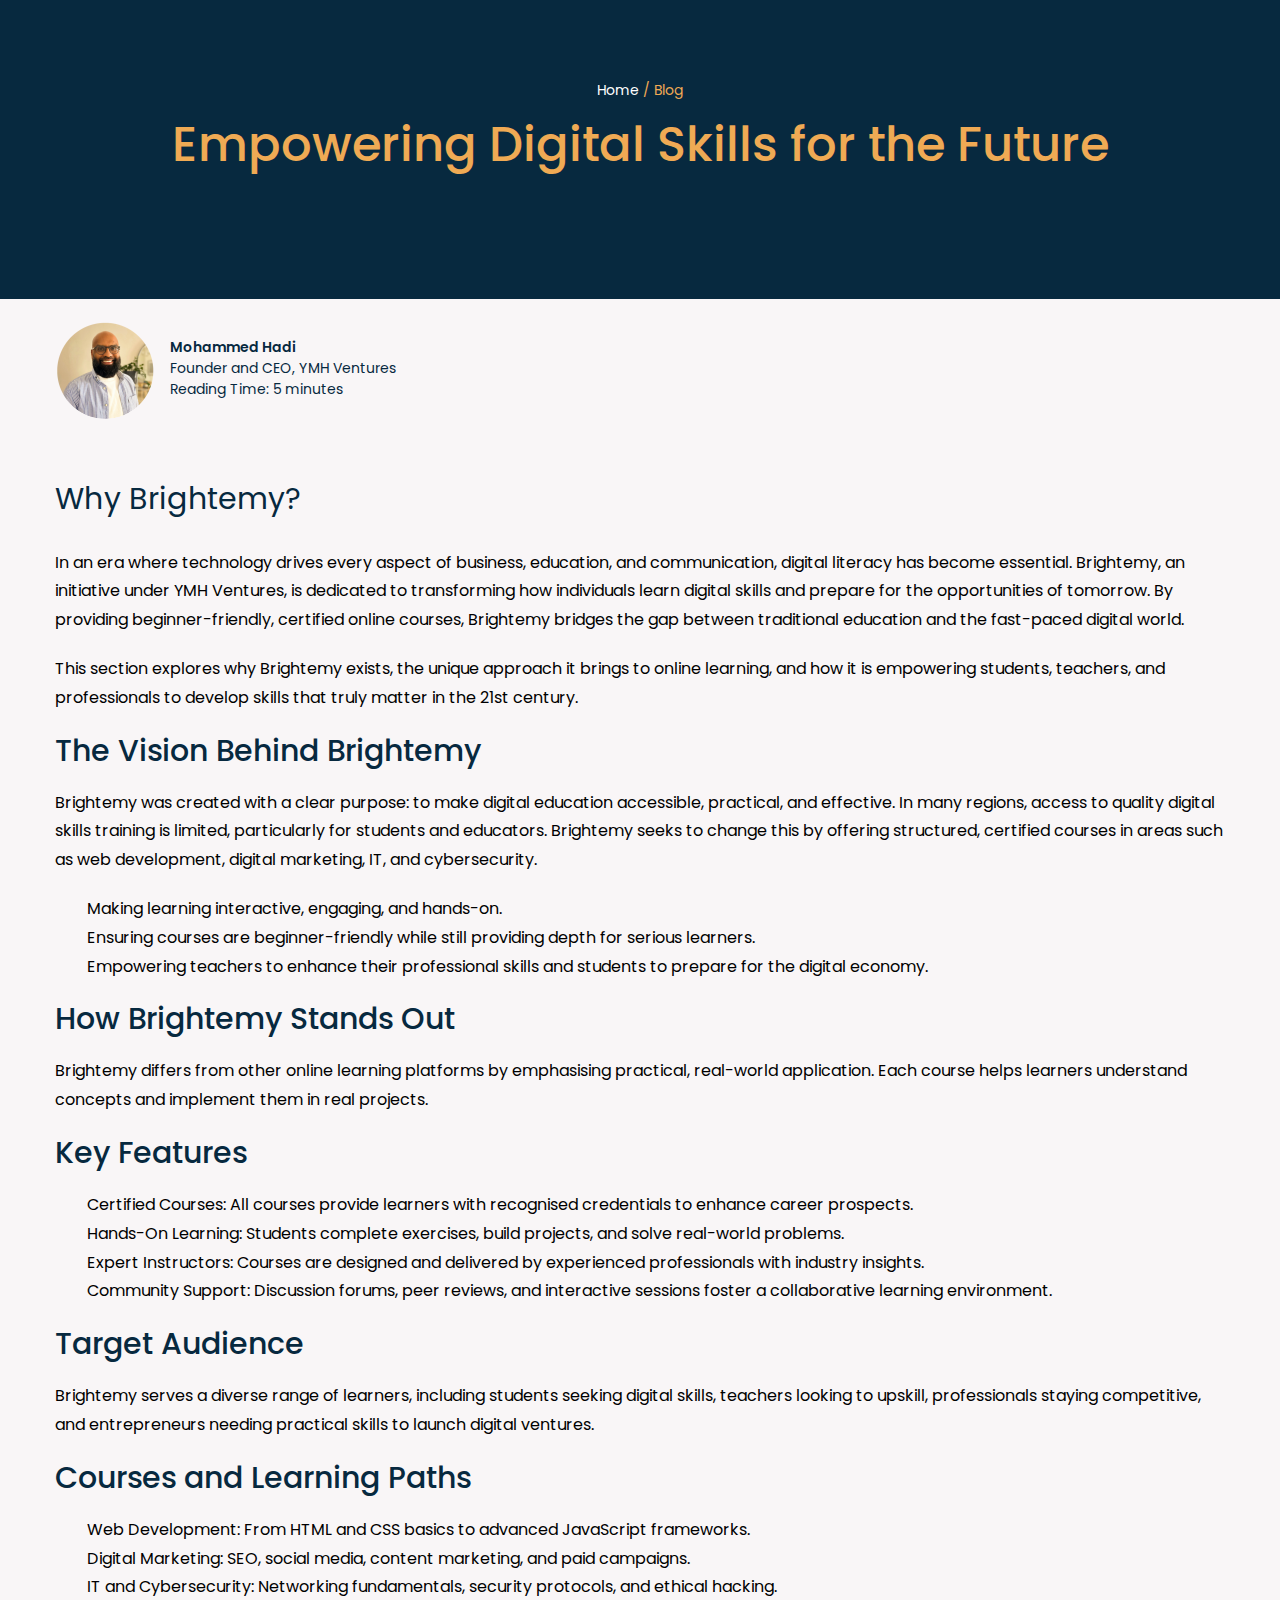
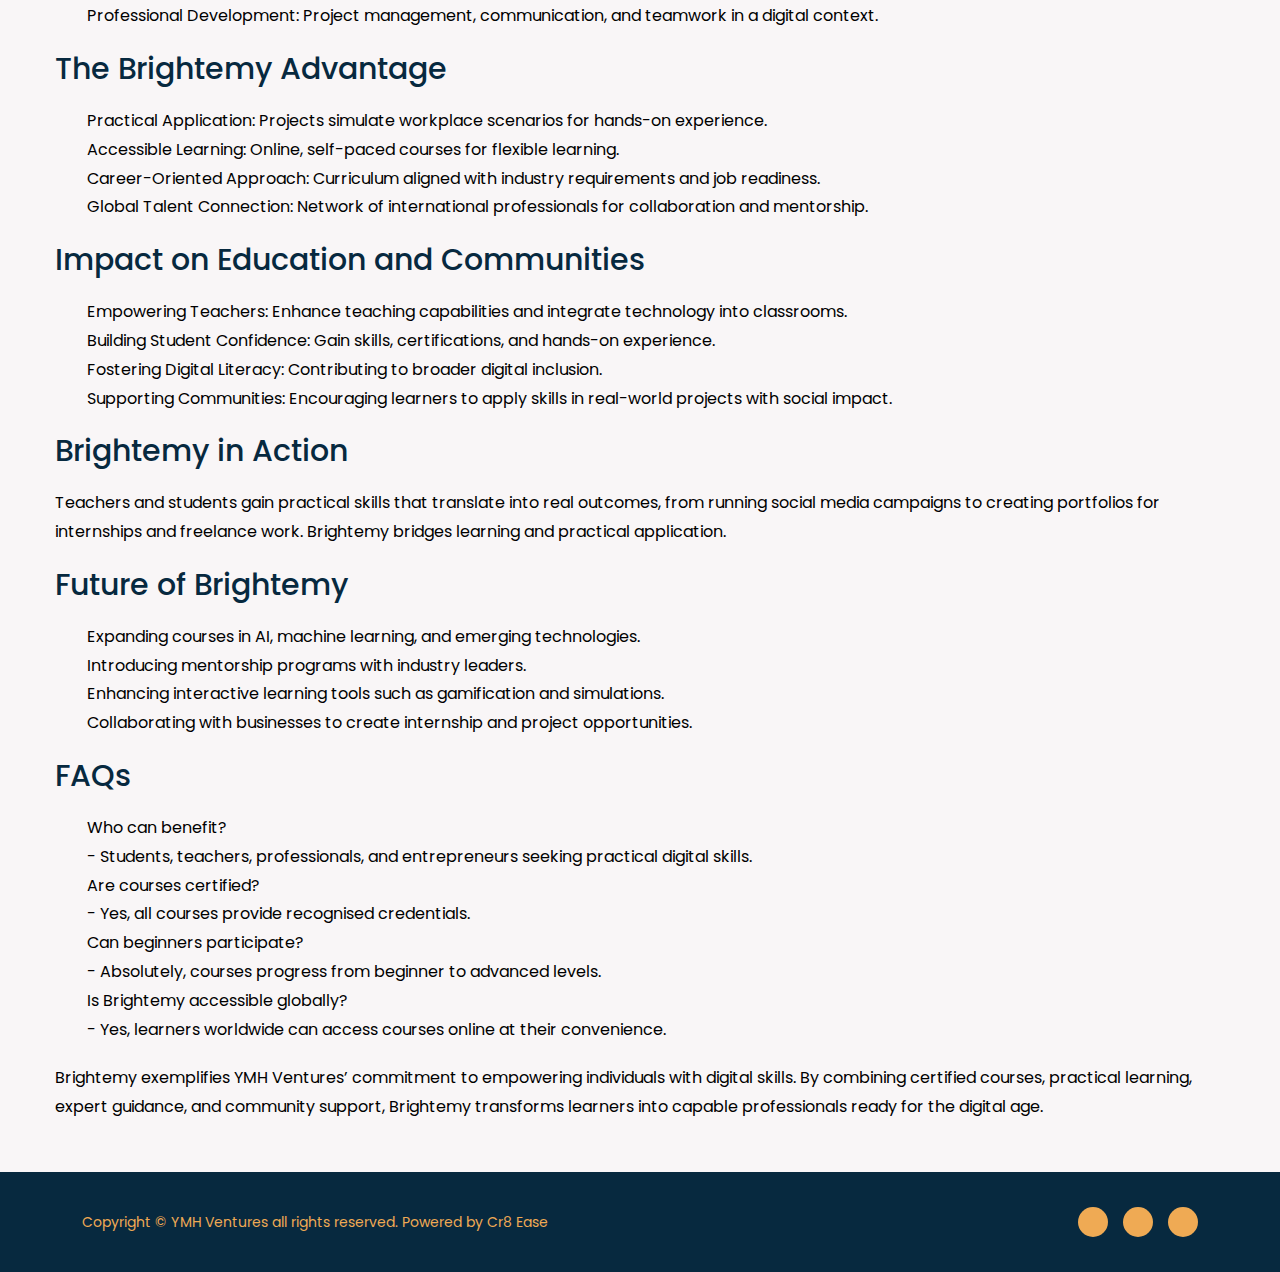
<file: blog-brightemy.html>
<!DOCTYPE html>
<html lang="en">

<head>
    <meta charset="UTF-8">
    <meta http-equiv="x-ua-compatible" content="ie=edge">
    <meta name="viewport" content="width=device-width, initial-scale=1.0, minimum-scale=1.0">

    <title> Blogs | YMH VENTURES</title>
    
    <!-- SEO Meta Tags for Blog Post -->
    <meta name="keywords"
    content="What is Ventures, YMH Ventures explanation, ventures meaning, business ventures, innovative projects, startups, entrepreneurship, technology ventures, community projects, global ventures">
    <meta name="description"
    content="Discover what 'Ventures' means and how YMH Ventures uses innovative projects, technology, and community initiatives to create meaningful impact globally.">
    <meta name="author" content="YMH Ventures">
    <!-- <meta name="generator" content="Mobirise v3.12.1, mobirise.com"> -->
    <!-- site Favicon -->
    <link rel="icon" href="assets/img/favicon/new-favicon.png" sizes="32x32">
    <link rel="apple-touch-icon" href="assets/img/favicon/new-favicon.png">
    <meta name="msapplication-TileImage" content="assets/img/favicon/new-favicon.png">

    <!-- css Font -->

    <!-- css All Plugins Files -->
    <link rel="stylesheet" href="assets/css/plugins/bootstrap.css">
    <link rel="stylesheet" href="assets/css/plugins/jquery.fancybox.min.css">
    <link rel="stylesheet" href="assets/css/plugins/slick.min.css">

    <!-- Main Style -->
    <link rel="stylesheet" href="assets/css/style.css">
    <link rel="stylesheet" href="assets/css/responsive.css">

</head>

<body>

    <!-- Loader -->
    <div id="ms-overlay">
        <div class="ms-roller">
            <div></div>
            <div></div>
            <div></div>
            <div></div>
            <div></div>
            <div></div>
            <div></div>
            <div></div>
        </div>
    </div>

    <!-- Header Start -->
    <header>
        <nav>
                <!-- <a href="javascript:void(0)" class="ms-sidebar-toggle">
                <img src="assets/img/icons/menu2.svg" class="svg_img" alt="menu">
                </a>


            <a href="javascript:void(0)" class="ms-sidebar-toggle"><img src="assets/img/icons/menu2.svg" class="svg_img"
                    alt="menu"></a> -->
             <!-- Dark mode toggle -->
            <!-- <div class="theme-toggle">
            <input type="checkbox" id="toggle-dark">
            <label for="toggle-dark" class="toggle-label">
                <span class="sun">☀️</span>
                <span class="moon">🌙</span>
            </label>
            </div> -->

        </nav>
    </header>
    <!-- Header End -->

<!-- Hero Section with Breadcrumb -->
<section class="vn-blog-hero-section">
    <div class="vn-blog-container">
        <nav class="vn-blog-breadcrumb">
            <a href="index.html">Home</a> / <span>Blog</span>
        </nav>
        <h1 class="vn-blog-hero-title">Empowering Digital Skills for the Future</h1>
    </div>
</section>


<!-- Author Section -->
<section class="vn-blog-author">
    <div class="vn-blog-container">
        <div class="vn-blog-author-wrapper">
            <!-- Author Image Holder -->
            <div class="vn-blog-author-img-holder">
                <img src="assets/img/blog/MHpic.png" alt="Author">
            </div>
            <div class="vn-blog-author-info">
                <a href="https://www.linkedin.com/in/mhvoktis" target="_blank">Mohammed Hadi</a>
                <span>Founder and CEO, YMH Ventures</span>
                <span>Reading Time: 5 minutes</span>
            </div>
        </div>
    </div>
</section>


<!-- Blog Post Content -->
<section class="vn-blog-post">
    <div class="vn-blog-container">



        <!-- New Brightemy Section -->
        <h2 class="vn-blog-post-title">Why Brightemy? </h2>

        <p class="vn-blog-post-paragraph">
            In an era where technology drives every aspect of business, education, and communication, digital literacy has become essential. Brightemy, an initiative under YMH Ventures, is dedicated to transforming how individuals learn digital skills and prepare for the opportunities of tomorrow. By providing beginner-friendly, certified online courses, Brightemy bridges the gap between traditional education and the fast-paced digital world.
        </p>

        <p class="vn-blog-post-paragraph">
            This section explores why Brightemy exists, the unique approach it brings to online learning, and how it is empowering students, teachers, and professionals to develop skills that truly matter in the 21st century.
        </p>

        <h3 class="vn-blog-post-title">The Vision Behind Brightemy</h3>
        <p class="vn-blog-post-paragraph">
            Brightemy was created with a clear purpose: to make digital education accessible, practical, and effective. In many regions, access to quality digital skills training is limited, particularly for students and educators. Brightemy seeks to change this by offering structured, certified courses in areas such as web development, digital marketing, IT, and cybersecurity.
        </p>

        <ul class="vn-blog-post-paragraph">
            <li>Making learning interactive, engaging, and hands-on.</li>
            <li>Ensuring courses are beginner-friendly while still providing depth for serious learners.</li>
            <li>Empowering teachers to enhance their professional skills and students to prepare for the digital economy.</li>
        </ul>

        <h3 class="vn-blog-post-title">How Brightemy Stands Out</h3>
        <p class="vn-blog-post-paragraph">
            Brightemy differs from other online learning platforms by emphasising practical, real-world application. Each course helps learners understand concepts and implement them in real projects.
        </p>

        <h4 class="vn-blog-post-title">Key Features</h4>
        <ul class="vn-blog-post-paragraph">
            <li>Certified Courses: All courses provide learners with recognised credentials to enhance career prospects.</li>
            <li>Hands-On Learning: Students complete exercises, build projects, and solve real-world problems.</li>
            <li>Expert Instructors: Courses are designed and delivered by experienced professionals with industry insights.</li>
            <li>Community Support: Discussion forums, peer reviews, and interactive sessions foster a collaborative learning environment.</li>
        </ul>

        <h3 class="vn-blog-post-title">Target Audience</h3>
        <p class="vn-blog-post-paragraph">
            Brightemy serves a diverse range of learners, including students seeking digital skills, teachers looking to upskill, professionals staying competitive, and entrepreneurs needing practical skills to launch digital ventures.
        </p>

        <h3 class="vn-blog-post-title">Courses and Learning Paths</h3>
        <ul class="vn-blog-post-paragraph">
            <li>Web Development: From HTML and CSS basics to advanced JavaScript frameworks.</li>
            <li>Digital Marketing: SEO, social media, content marketing, and paid campaigns.</li>
            <li>IT and Cybersecurity: Networking fundamentals, security protocols, and ethical hacking.</li>
            <li>Professional Development: Project management, communication, and teamwork in a digital context.</li>
        </ul>

        <h3 class="vn-blog-post-title">The Brightemy Advantage</h3>
        <ul class="vn-blog-post-paragraph">
            <li>Practical Application: Projects simulate workplace scenarios for hands-on experience.</li>
            <li>Accessible Learning: Online, self-paced courses for flexible learning.</li>
            <li>Career-Oriented Approach: Curriculum aligned with industry requirements and job readiness.</li>
            <li>Global Talent Connection: Network of international professionals for collaboration and mentorship.</li>
        </ul>

        <h3 class="vn-blog-post-title">Impact on Education and Communities</h3>
        <ul class="vn-blog-post-paragraph">
            <li>Empowering Teachers: Enhance teaching capabilities and integrate technology into classrooms.</li>
            <li>Building Student Confidence: Gain skills, certifications, and hands-on experience.</li>
            <li>Fostering Digital Literacy: Contributing to broader digital inclusion.</li>
            <li>Supporting Communities: Encouraging learners to apply skills in real-world projects with social impact.</li>
        </ul>

        <h3 class="vn-blog-post-title">Brightemy in Action</h3>
        <p class="vn-blog-post-paragraph">
            Teachers and students gain practical skills that translate into real outcomes, from running social media campaigns to creating portfolios for internships and freelance work. Brightemy bridges learning and practical application.
        </p>

        <h3 class="vn-blog-post-title">Future of Brightemy</h3>
        <ul class="vn-blog-post-paragraph">
            <li>Expanding courses in AI, machine learning, and emerging technologies.</li>
            <li>Introducing mentorship programs with industry leaders.</li>
            <li>Enhancing interactive learning tools such as gamification and simulations.</li>
            <li>Collaborating with businesses to create internship and project opportunities.</li>
        </ul>

        <h3 class="vn-blog-post-title">FAQs</h3>
        <ul class="vn-blog-post-paragraph">
            <li>Who can benefit?</li>
            <li> - Students, teachers, professionals, and entrepreneurs seeking practical digital skills.</li>
            <li>Are courses certified?</li>
            <li> -  Yes, all courses provide recognised credentials.</li>
            <li>Can beginners participate?</li>
            <li> -  Absolutely, courses progress from beginner to advanced levels.</li>
            <li>Is Brightemy accessible globally?</li>
            <li> -  Yes, learners worldwide can access courses online at their convenience.</li>
        </ul>

        <p class="vn-blog-post-paragraph">
            Brightemy exemplifies YMH Ventures’ commitment to empowering individuals with digital skills. By combining certified courses, practical learning, expert guidance, and community support, Brightemy transforms learners into capable professionals ready for the digital age.
        </p>

    </div>
</section>



    <!-- Start Footer -->
    <footer class="margin-t-80">
        <div class="container">
            <div class="ms-footer-detail">
                <div class="ms-copy">
                    <!-- Copyright © <a class="site-name" href="index.html">Masterly</a>  -->
                    Copyright © YMH Ventures all rights reserved. Powered by Cr8 Ease
                </div>
                <div class="ms-social">
                    <ul>
                        <li><a href="https://www.facebook.com/ymhventures/" target="_blank"><i class="fa fa-facebook"
                                    aria-hidden="true"></i></a></li>
                        <li><a href="https://www.instagram.com/ymhventures/" target="_blank"><i class="fa fa-instagram"
                                    aria-hidden="true"></i></a></li>
                        <li><a href="https://linkedin.com/" target="_blank"><i class="fa fa-linkedin"
                                    aria-hidden="true"></i></a></li>
                    </ul>
                </div>
            </div>
        </div>
    </footer>
    <!-- End Footer -->
    
        <!-- Back to top -->
    <div class="progress-wrap">
        <i class="fa fa-arrow-up" aria-hidden="true"></i>
        <svg class="progress-circle svg-content" width="100%" height="100%" viewBox="-1 -1 102 102">
            <path d="M50,1 a49,49 0 0,1 0,98 a49,49 0 0,1 0,-98" />
        </svg>
    </div>
    <!-- Back to top -->

    <!-- Vendor JS -->
                                 <!-- Target blank not working, to open in new tabs we used this script -->

    <script src="assets/js/vendor/jquery-3.1.1.min.js"></script>
    <script src="assets/js/vendor/bootstrap.bundle.min.js"></script>
    <script src="assets/js/vendor/tilt.jquery.js"></script>
    <script src="assets/js/vendor/mixitup.min.js"></script>
    <script src="assets/js/vendor/jquery.fancybox.min.js"></script>
    <script src="assets/js/vendor/slick.min.js"></script>
    <script src="assets/js/vendor/fontawesome.js"></script>

    <!-- Scroll button animation for mouse hover Js -->
    <script src="assets/js/vendor/tweenmax.min.js"></script>

    <!-- Site Main Js -->
    <script src="assets/js/script.js"></script>


</body>
</html>
</file>
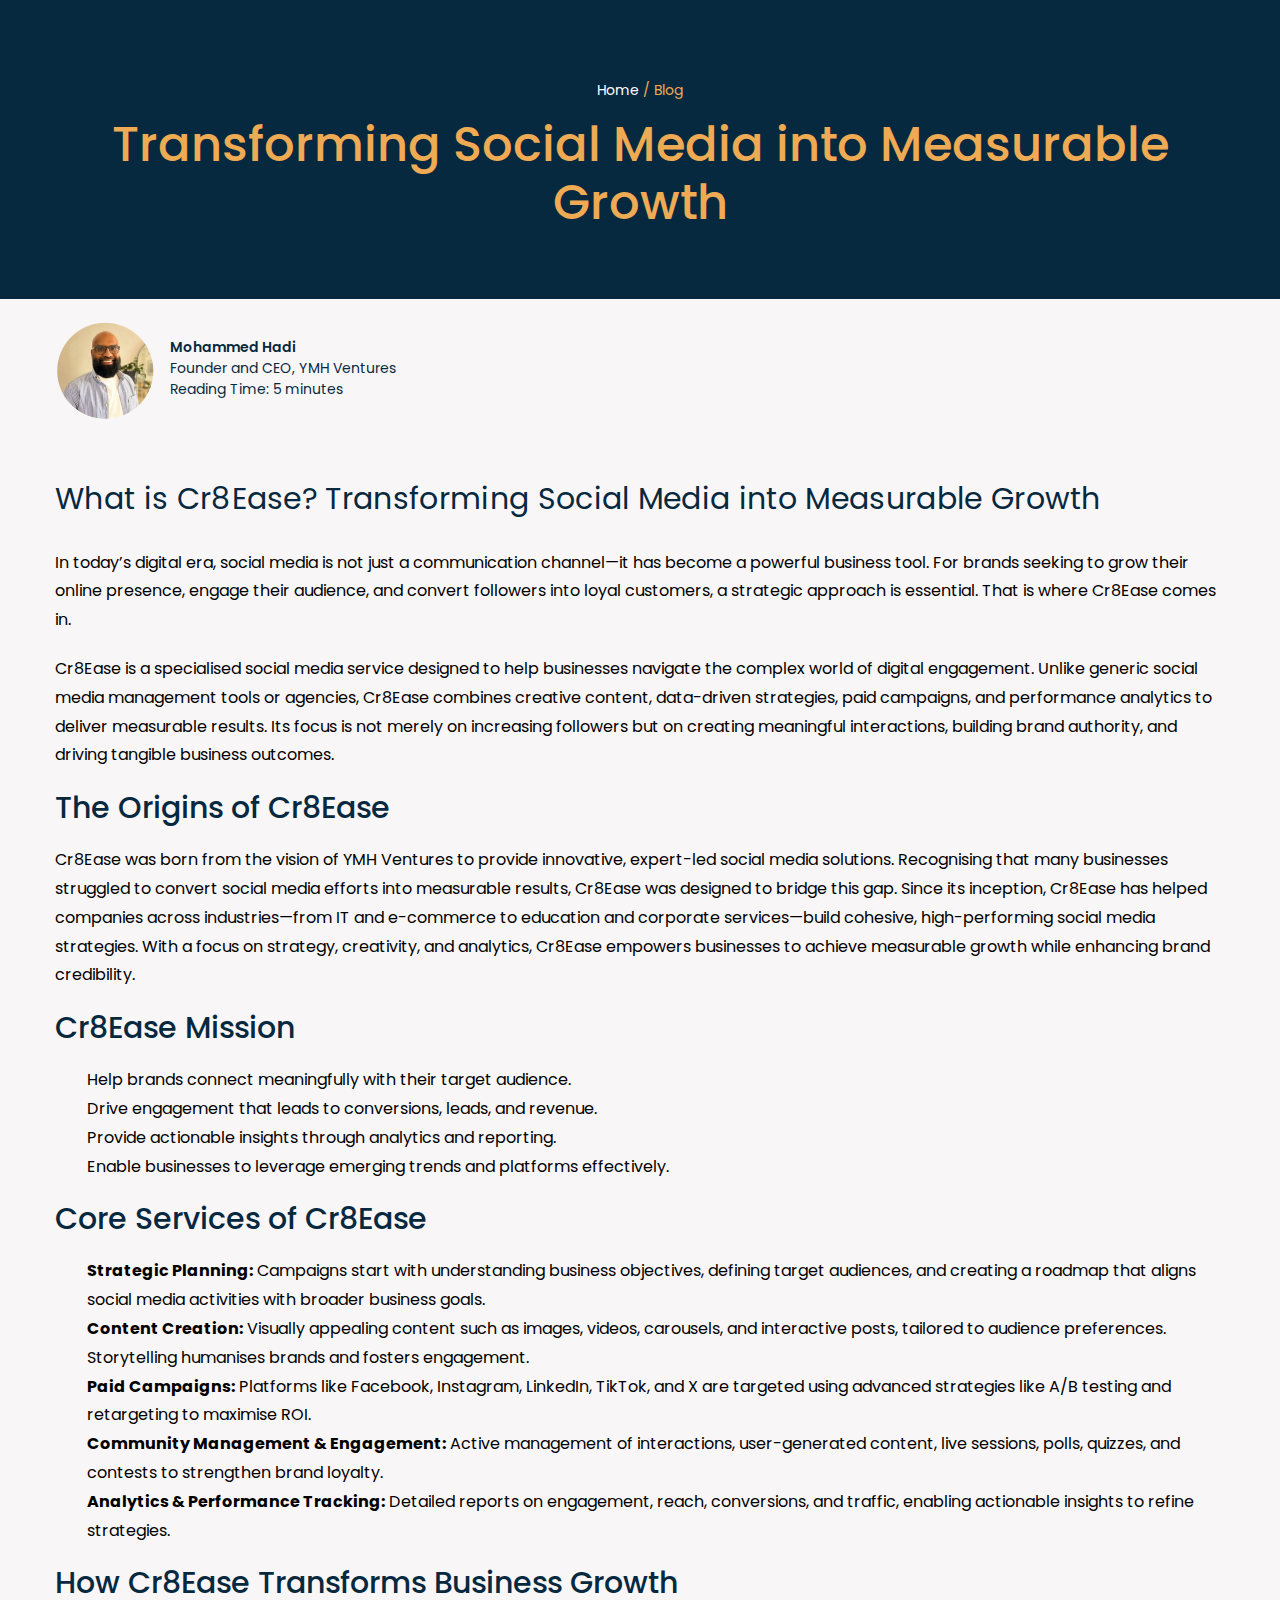
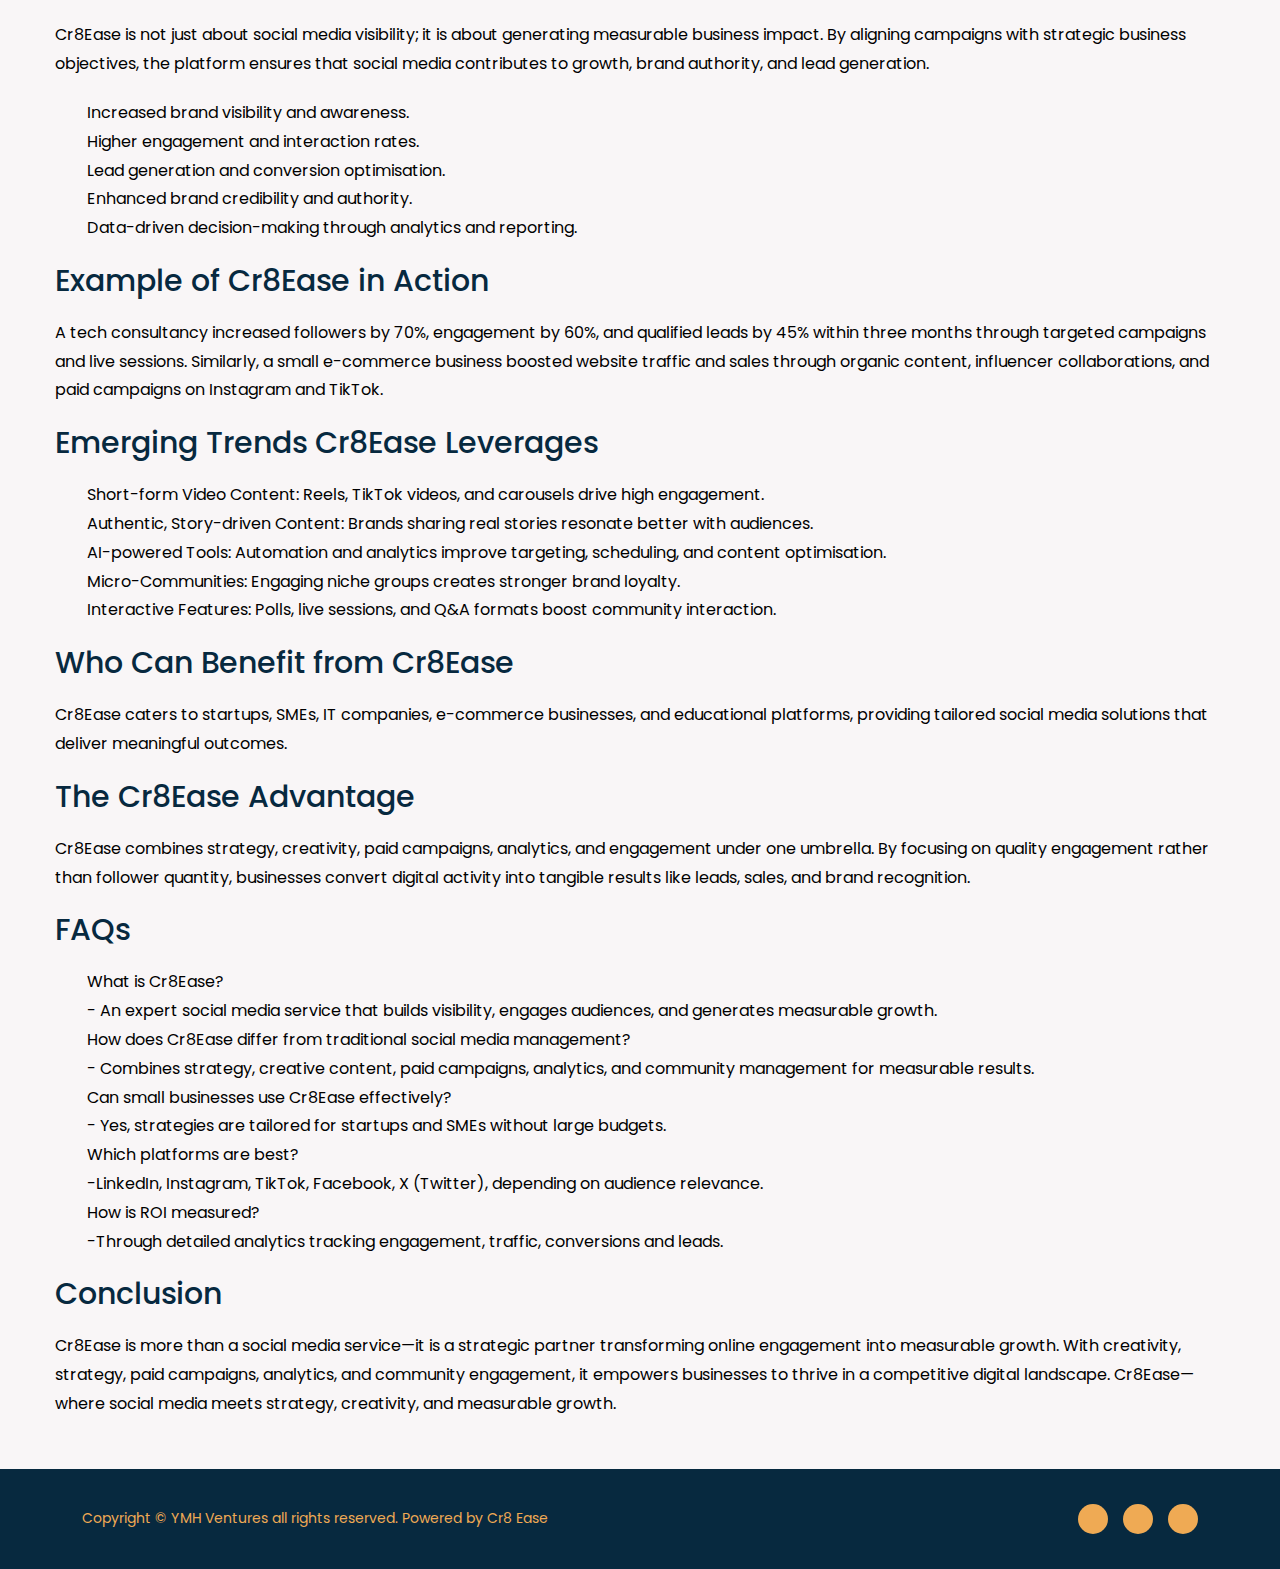
<file: blog-cr8ease.html>
<!DOCTYPE html>
<html lang="en">

<head>
    <meta charset="UTF-8">
    <meta http-equiv="x-ua-compatible" content="ie=edge">
    <meta name="viewport" content="width=device-width, initial-scale=1.0, minimum-scale=1.0">

    <title> Blogs | YMH VENTURES</title>
    
    <!-- SEO Meta Tags for Blog Post -->
    <meta name="keywords"
    content="What is Ventures, YMH Ventures explanation, ventures meaning, business ventures, innovative projects, startups, entrepreneurship, technology ventures, community projects, global ventures">
    <meta name="description"
    content="Discover what 'Ventures' means and how YMH Ventures uses innovative projects, technology, and community initiatives to create meaningful impact globally.">
    <meta name="author" content="YMH Ventures">
    <!-- <meta name="generator" content="Mobirise v3.12.1, mobirise.com"> -->
    <!-- site Favicon -->
    <link rel="icon" href="assets/img/favicon/new-favicon.png" sizes="32x32">
    <link rel="apple-touch-icon" href="assets/img/favicon/new-favicon.png">
    <meta name="msapplication-TileImage" content="assets/img/favicon/new-favicon.png">

    <!-- css Font -->

    <!-- css All Plugins Files -->
    <link rel="stylesheet" href="assets/css/plugins/bootstrap.css">
    <link rel="stylesheet" href="assets/css/plugins/jquery.fancybox.min.css">
    <link rel="stylesheet" href="assets/css/plugins/slick.min.css">

    <!-- Main Style -->
    <link rel="stylesheet" href="assets/css/style.css">
    <link rel="stylesheet" href="assets/css/responsive.css">

</head>

<body>

    <!-- Loader -->
    <div id="ms-overlay">
        <div class="ms-roller">
            <div></div>
            <div></div>
            <div></div>
            <div></div>
            <div></div>
            <div></div>
            <div></div>
            <div></div>
        </div>
    </div>

    <!-- Header Start -->
    <header>
        <nav>
                <!-- <a href="javascript:void(0)" class="ms-sidebar-toggle">
                <img src="assets/img/icons/menu2.svg" class="svg_img" alt="menu">
                </a>


            <a href="javascript:void(0)" class="ms-sidebar-toggle"><img src="assets/img/icons/menu2.svg" class="svg_img"
                    alt="menu"></a> -->
             <!-- Dark mode toggle -->
            <!-- <div class="theme-toggle">
            <input type="checkbox" id="toggle-dark">
            <label for="toggle-dark" class="toggle-label">
                <span class="sun">☀️</span>
                <span class="moon">🌙</span>
            </label>
            </div> -->

        </nav>
    </header>
    <!-- Header End -->

<!-- Hero Section -->
<section class="vn-blog-hero-section">
    <div class="vn-blog-container">
        <nav class="vn-blog-breadcrumb">
            <a href="index.html">Home</a> / <span>Blog</span>
        </nav>
        <h1 class="vn-blog-hero-title">Transforming Social Media into Measurable Growth</h1>
    </div>
</section>

<!-- Author Section -->
<section class="vn-blog-author">
    <div class="vn-blog-container">
        <div class="vn-blog-author-wrapper">
            <!-- Author Image Holder -->
            <div class="vn-blog-author-img-holder">
                <img src="assets/img/blog/MHpic.png" alt="Author">
            </div>
            <div class="vn-blog-author-info">
                <a href="https://www.linkedin.com/in/mhvoktis" target="_blank">Mohammed Hadi</a>
                <span>Founder and CEO, YMH Ventures</span>
                <span>Reading Time: 5 minutes</span>
            </div>
        </div>
    </div>
</section>

<!-- Blog Post Content -->
<section class="vn-blog-post">
    <div class="vn-blog-container">

        <h2 class="vn-blog-post-title">What is Cr8Ease? Transforming Social Media into Measurable Growth</h2>

        <p class="vn-blog-post-paragraph">
            In today’s digital era, social media is not just a communication channel—it has become a powerful business tool. For brands seeking to grow their online presence, engage their audience, and convert followers into loyal customers, a strategic approach is essential. That is where Cr8Ease comes in.
        </p>

        <p class="vn-blog-post-paragraph">
            Cr8Ease is a specialised social media service designed to help businesses navigate the complex world of digital engagement. Unlike generic social media management tools or agencies, Cr8Ease combines creative content, data-driven strategies, paid campaigns, and performance analytics to deliver measurable results. Its focus is not merely on increasing followers but on creating meaningful interactions, building brand authority, and driving tangible business outcomes.
        </p>

        <h3 class="vn-blog-post-title">The Origins of Cr8Ease</h3>
        <p class="vn-blog-post-paragraph">
            Cr8Ease was born from the vision of YMH Ventures to provide innovative, expert-led social media solutions. Recognising that many businesses struggled to convert social media efforts into measurable results, Cr8Ease was designed to bridge this gap. Since its inception, Cr8Ease has helped companies across industries—from IT and e-commerce to education and corporate services—build cohesive, high-performing social media strategies. With a focus on strategy, creativity, and analytics, Cr8Ease empowers businesses to achieve measurable growth while enhancing brand credibility.
        </p>

        <h3 class="vn-blog-post-title">Cr8Ease Mission</h3>
        <ul class="vn-blog-post-paragraph">
            <li>Help brands connect meaningfully with their target audience.</li>
            <li>Drive engagement that leads to conversions, leads, and revenue.</li>
            <li>Provide actionable insights through analytics and reporting.</li>
            <li>Enable businesses to leverage emerging trends and platforms effectively.</li>
        </ul>

        <h3 class="vn-blog-post-title">Core Services of Cr8Ease</h3>
        <ul class="vn-blog-post-paragraph">
            <li><strong>Strategic Planning:</strong> Campaigns start with understanding business objectives, defining target audiences, and creating a roadmap that aligns social media activities with broader business goals.</li>
            <li><strong>Content Creation:</strong> Visually appealing content such as images, videos, carousels, and interactive posts, tailored to audience preferences. Storytelling humanises brands and fosters engagement.</li>
            <li><strong>Paid Campaigns:</strong> Platforms like Facebook, Instagram, LinkedIn, TikTok, and X are targeted using advanced strategies like A/B testing and retargeting to maximise ROI.</li>
            <li><strong>Community Management & Engagement:</strong> Active management of interactions, user-generated content, live sessions, polls, quizzes, and contests to strengthen brand loyalty.</li>
            <li><strong>Analytics & Performance Tracking:</strong> Detailed reports on engagement, reach, conversions, and traffic, enabling actionable insights to refine strategies.</li>
        </ul>

        <h3 class="vn-blog-post-title">How Cr8Ease Transforms Business Growth</h3>
        <p class="vn-blog-post-paragraph">
            Cr8Ease is not just about social media visibility; it is about generating measurable business impact. By aligning campaigns with strategic business objectives, the platform ensures that social media contributes to growth, brand authority, and lead generation.
        </p>
        <ul class="vn-blog-post-paragraph">
            <li>Increased brand visibility and awareness.</li>
            <li>Higher engagement and interaction rates.</li>
            <li>Lead generation and conversion optimisation.</li>
            <li>Enhanced brand credibility and authority.</li>
            <li>Data-driven decision-making through analytics and reporting.</li>
        </ul>

        <h3 class="vn-blog-post-title">Example of Cr8Ease in Action</h3>
        <p class="vn-blog-post-paragraph">
            A tech consultancy increased followers by 70%, engagement by 60%, and qualified leads by 45% within three months through targeted campaigns and live sessions. Similarly, a small e-commerce business boosted website traffic and sales through organic content, influencer collaborations, and paid campaigns on Instagram and TikTok.
        </p>

        <h3 class="vn-blog-post-title">Emerging Trends Cr8Ease Leverages</h3>
        <ul class="vn-blog-post-paragraph">
            <li>Short-form Video Content: Reels, TikTok videos, and carousels drive high engagement.</li>
            <li>Authentic, Story-driven Content: Brands sharing real stories resonate better with audiences.</li>
            <li>AI-powered Tools: Automation and analytics improve targeting, scheduling, and content optimisation.</li>
            <li>Micro-Communities: Engaging niche groups creates stronger brand loyalty.</li>
            <li>Interactive Features: Polls, live sessions, and Q&A formats boost community interaction.</li>
        </ul>

        <h3 class="vn-blog-post-title">Who Can Benefit from Cr8Ease</h3>
        <p class="vn-blog-post-paragraph">
            Cr8Ease caters to startups, SMEs, IT companies, e-commerce businesses, and educational platforms, providing tailored social media solutions that deliver meaningful outcomes.
        </p>

        <h3 class="vn-blog-post-title">The Cr8Ease Advantage</h3>
        <p class="vn-blog-post-paragraph">
            Cr8Ease combines strategy, creativity, paid campaigns, analytics, and engagement under one umbrella. By focusing on quality engagement rather than follower quantity, businesses convert digital activity into tangible results like leads, sales, and brand recognition.
        </p>

        <h3 class="vn-blog-post-title">FAQs</h3>
        <ul class="vn-blog-post-paragraph">
            <li>What is Cr8Ease? </li>
            <li>- An expert social media service that builds visibility, engages audiences, and generates measurable growth.</li>
            <li>How does Cr8Ease differ from traditional social media management?</li>
            <li>- Combines strategy, creative content, paid campaigns, analytics, and community management for measurable results.</li>
            <li>Can small businesses use Cr8Ease effectively?</li>
            <li>- Yes, strategies are tailored for startups and SMEs without large budgets.</li>
            <li>Which platforms are best?</li>
            <li> -LinkedIn, Instagram, TikTok, Facebook, X (Twitter), depending on audience relevance.</li>
            <li>How is ROI measured?</li>
            <li> -Through detailed analytics tracking engagement, traffic, conversions and leads.</li>
        </ul>

        <h3 class="vn-blog-post-title">Conclusion</h3>
        <p class="vn-blog-post-paragraph">
            Cr8Ease is more than a social media service—it is a strategic partner transforming online engagement into measurable growth. With creativity, strategy, paid campaigns, analytics, and community engagement, it empowers businesses to thrive in a competitive digital landscape. Cr8Ease—where social media meets strategy, creativity, and measurable growth.
        </p>

    </div>
</section>






    <!-- Start Footer -->
    <footer class="margin-t-80">
        <div class="container">
            <div class="ms-footer-detail">
                <div class="ms-copy">
                    <!-- Copyright © <a class="site-name" href="index.html">Masterly</a>  -->
                    Copyright © YMH Ventures all rights reserved. Powered by Cr8 Ease
                </div>
                <div class="ms-social">
                    <ul>
                        <li><a href="https://www.facebook.com/ymhventures/" target="_blank"><i class="fa fa-facebook"
                                    aria-hidden="true"></i></a></li>
                        <li><a href="https://www.instagram.com/ymhventures/" target="_blank"><i class="fa fa-instagram"
                                    aria-hidden="true"></i></a></li>
                        <li><a href="https://linkedin.com/" target="_blank"><i class="fa fa-linkedin"
                                    aria-hidden="true"></i></a></li>
                    </ul>
                </div>
            </div>
        </div>
    </footer>
    <!-- End Footer -->
    
        <!-- Back to top -->
    <div class="progress-wrap">
        <i class="fa fa-arrow-up" aria-hidden="true"></i>
        <svg class="progress-circle svg-content" width="100%" height="100%" viewBox="-1 -1 102 102">
            <path d="M50,1 a49,49 0 0,1 0,98 a49,49 0 0,1 0,-98" />
        </svg>
    </div>
    <!-- Back to top -->

    <!-- Vendor JS -->
                                 <!-- Target blank not working, to open in new tabs we used this script -->

    <script src="assets/js/vendor/jquery-3.1.1.min.js"></script>
    <script src="assets/js/vendor/bootstrap.bundle.min.js"></script>
    <script src="assets/js/vendor/tilt.jquery.js"></script>
    <script src="assets/js/vendor/mixitup.min.js"></script>
    <script src="assets/js/vendor/jquery.fancybox.min.js"></script>
    <script src="assets/js/vendor/slick.min.js"></script>
    <script src="assets/js/vendor/fontawesome.js"></script>

    <!-- Scroll button animation for mouse hover Js -->
    <script src="assets/js/vendor/tweenmax.min.js"></script>

    <!-- Site Main Js -->
    <script src="assets/js/script.js"></script>


</body>
</html>
</file>
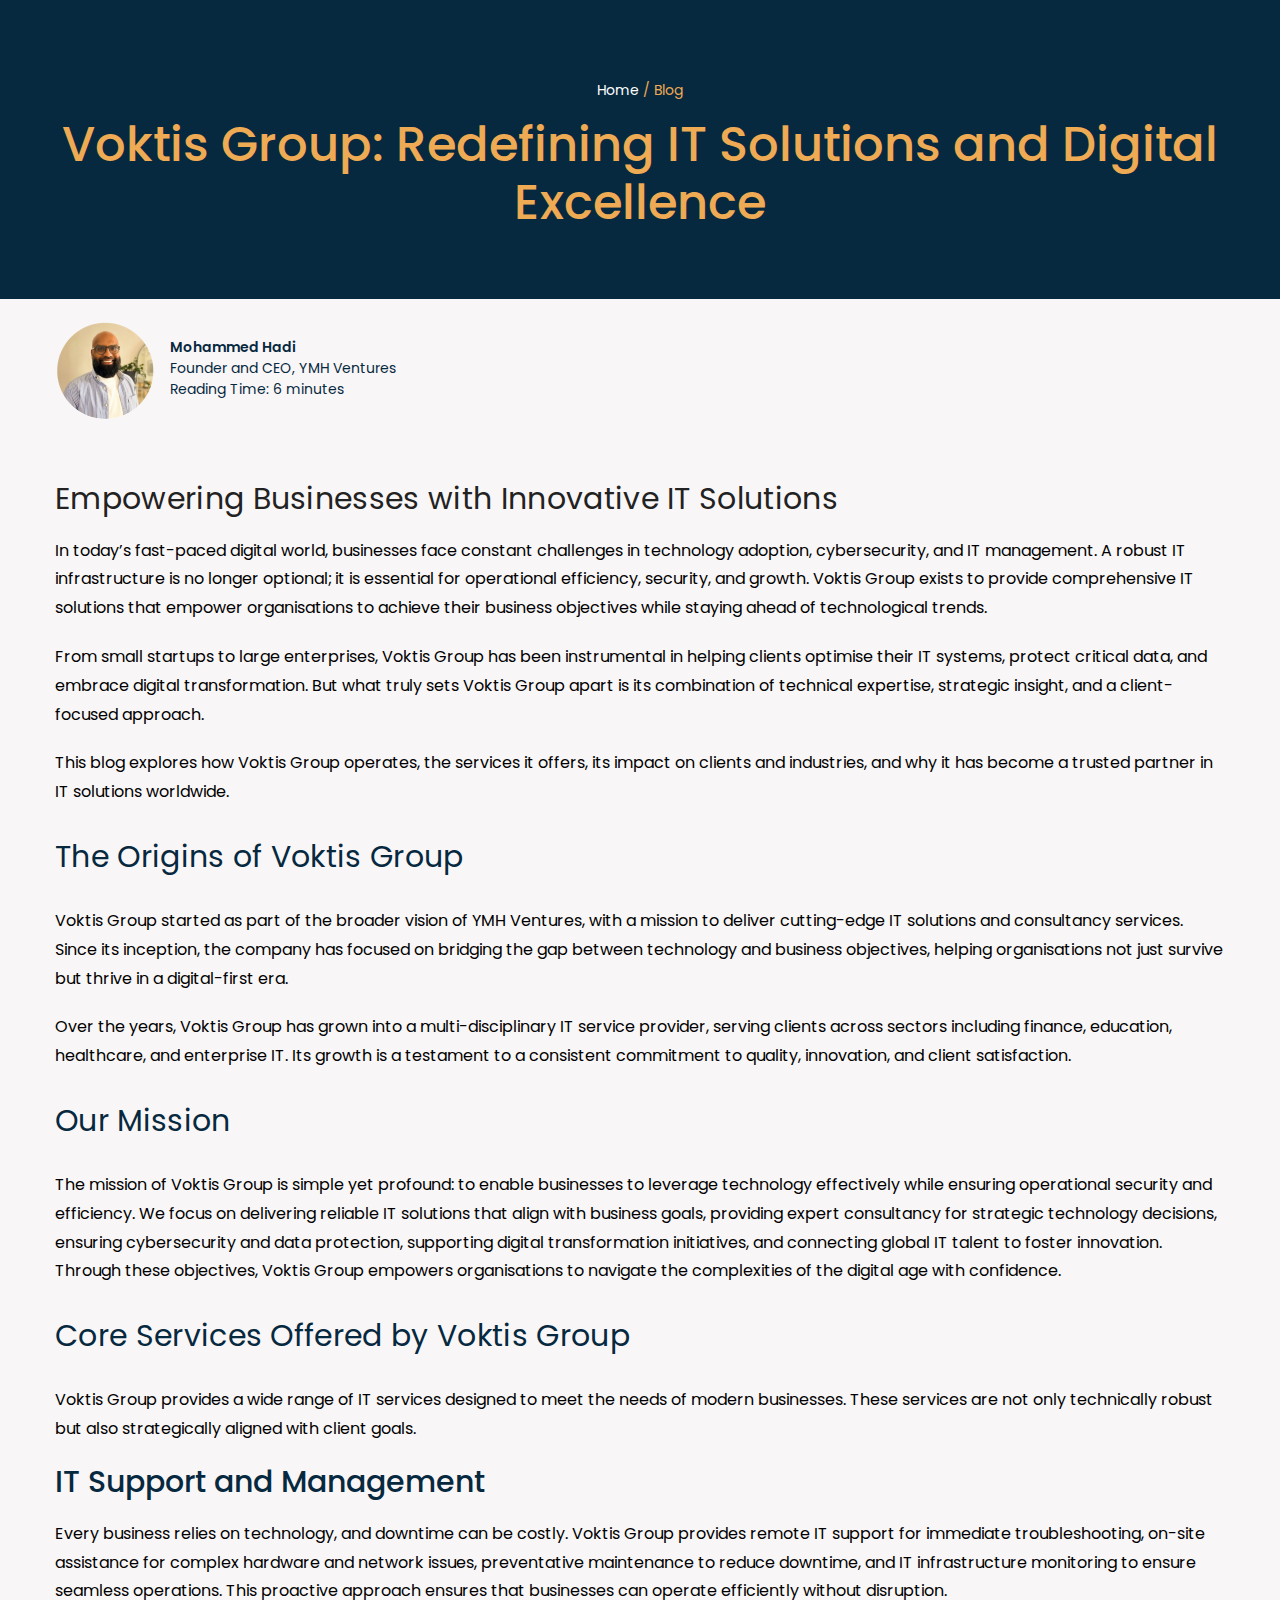
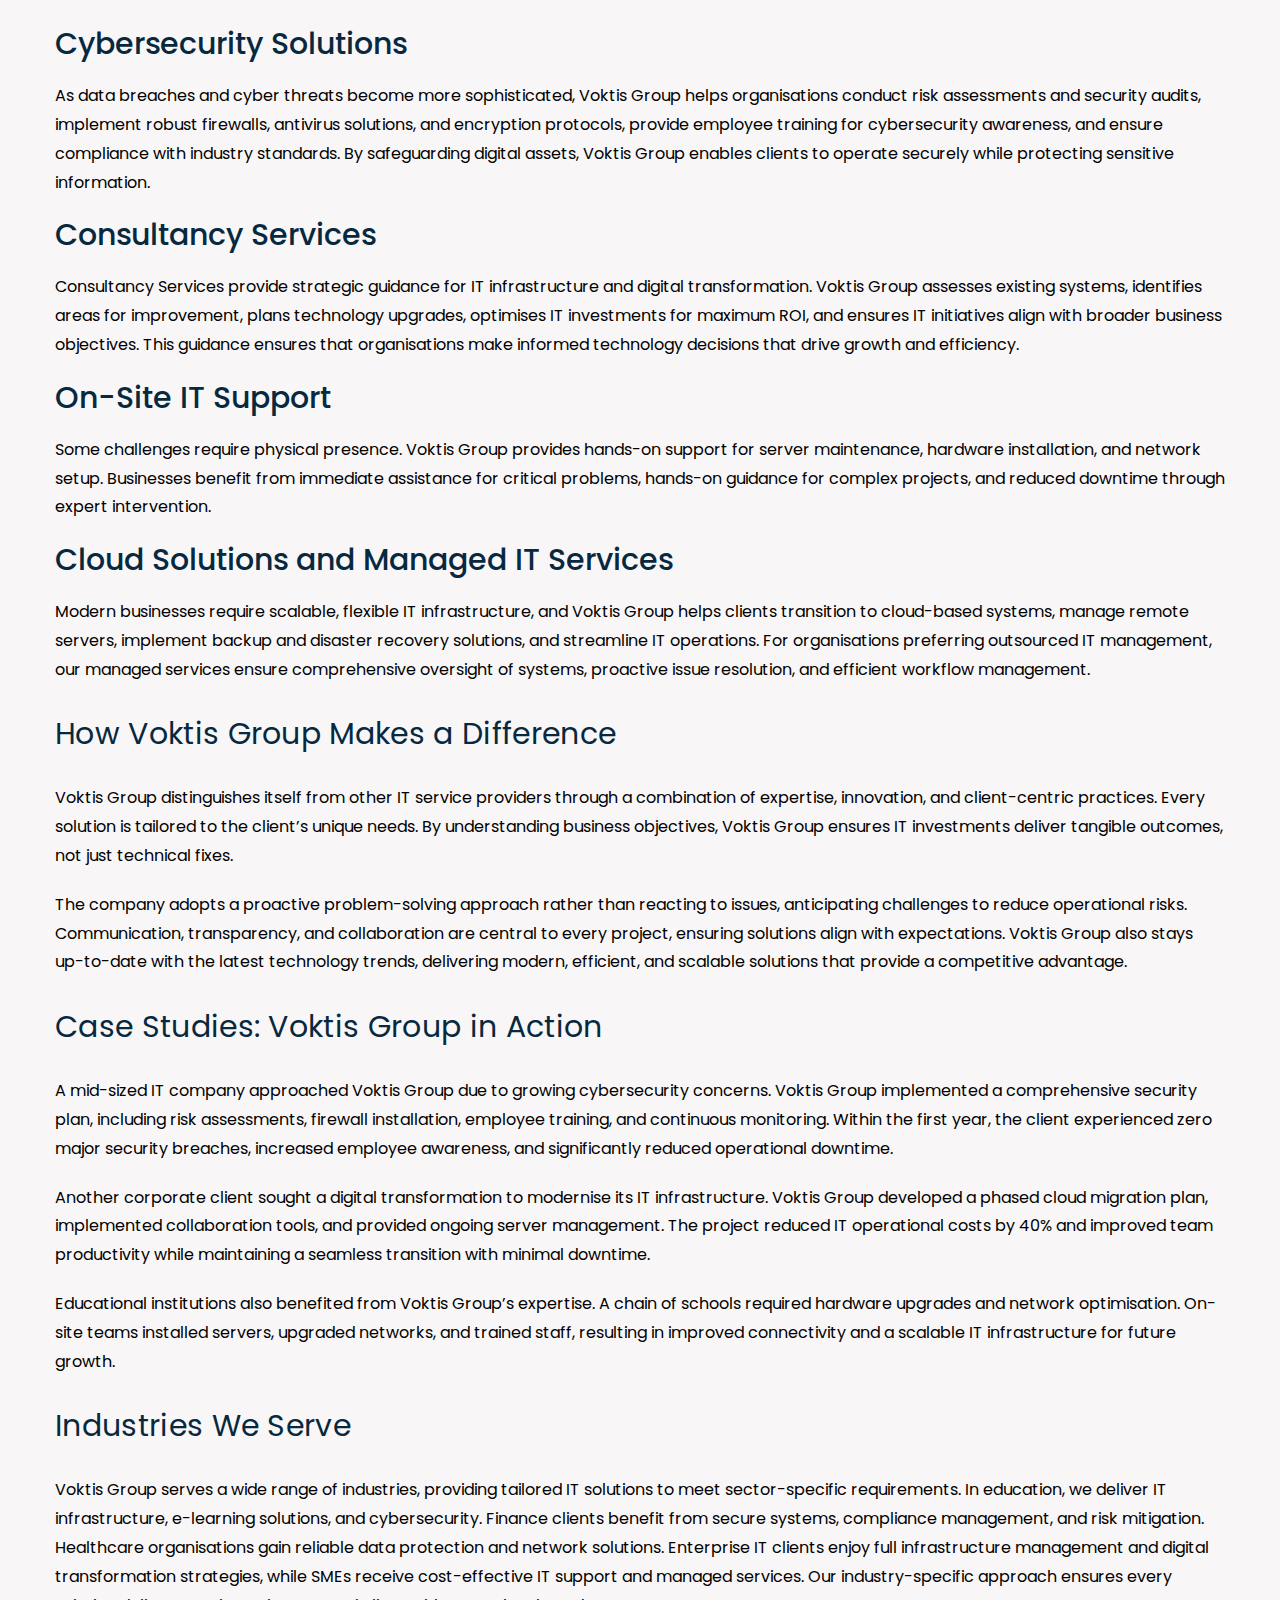
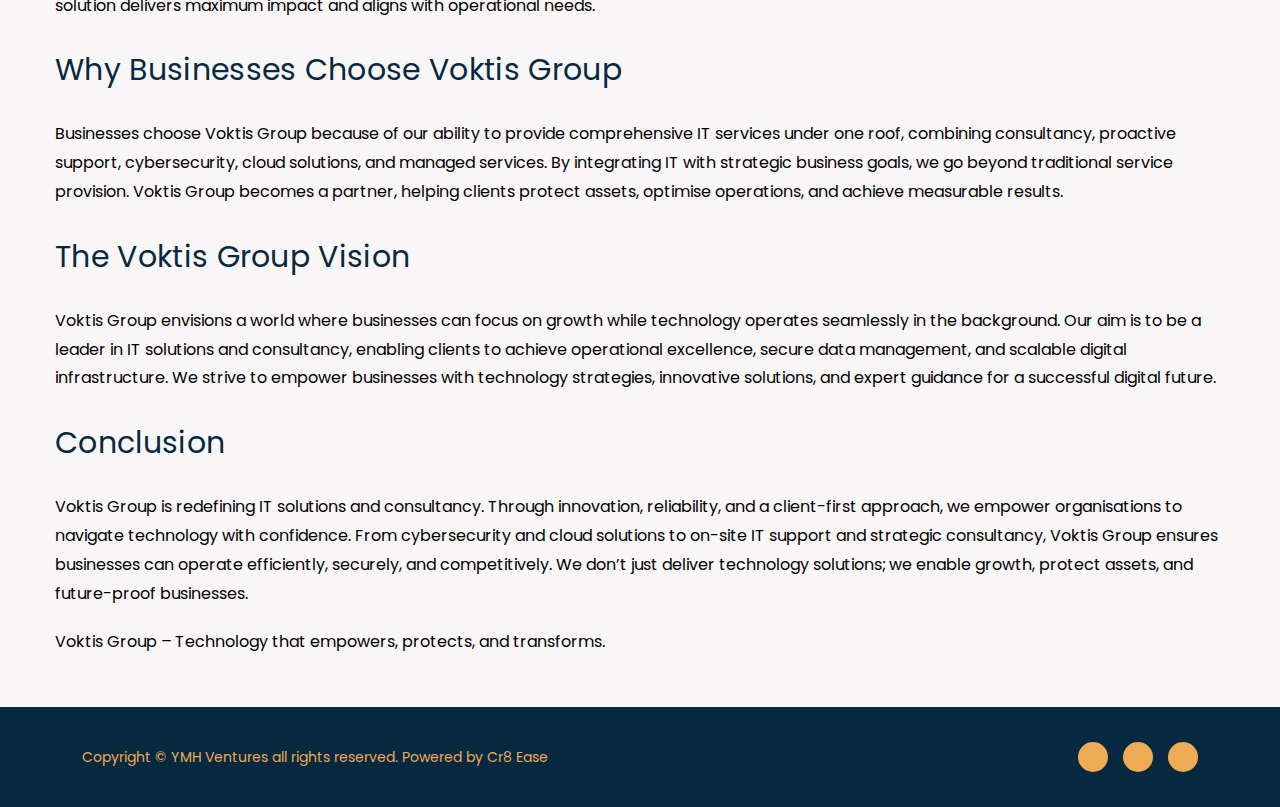
<file: blog-voktis.html>
<!DOCTYPE html>
<html lang="en">

<head>
    <meta charset="UTF-8">
    <meta http-equiv="x-ua-compatible" content="ie=edge">
    <meta name="viewport" content="width=device-width, initial-scale=1.0, minimum-scale=1.0">

    <title> Blogs | YMH VENTURES</title>
    
    <!-- SEO Meta Tags for Blog Post -->
    <meta name="keywords"
    content="What is Ventures, YMH Ventures explanation, ventures meaning, business ventures, innovative projects, startups, entrepreneurship, technology ventures, community projects, global ventures">
    <meta name="description"
    content="Discover what 'Ventures' means and how YMH Ventures uses innovative projects, technology, and community initiatives to create meaningful impact globally.">
    <meta name="author" content="YMH Ventures">
    <!-- <meta name="generator" content="Mobirise v3.12.1, mobirise.com"> -->
    <!-- site Favicon -->
    <link rel="icon" href="assets/img/favicon/new-favicon.png" sizes="32x32">
    <link rel="apple-touch-icon" href="assets/img/favicon/new-favicon.png">
    <meta name="msapplication-TileImage" content="assets/img/favicon/new-favicon.png">

    <!-- css Font -->

    <!-- css All Plugins Files -->
    <link rel="stylesheet" href="assets/css/plugins/bootstrap.css">
    <link rel="stylesheet" href="assets/css/plugins/jquery.fancybox.min.css">
    <link rel="stylesheet" href="assets/css/plugins/slick.min.css">

    <!-- Main Style -->
    <link rel="stylesheet" href="assets/css/style.css">
    <link rel="stylesheet" href="assets/css/responsive.css">

</head>

<body>

    <!-- Loader -->
    <div id="ms-overlay">
        <div class="ms-roller">
            <div></div>
            <div></div>
            <div></div>
            <div></div>
            <div></div>
            <div></div>
            <div></div>
            <div></div>
        </div>
    </div>

    <!-- Header Start -->
    <header>
        <nav>
                <!-- <a href="javascript:void(0)" class="ms-sidebar-toggle">
                <img src="assets/img/icons/menu2.svg" class="svg_img" alt="menu">
                </a>


            <a href="javascript:void(0)" class="ms-sidebar-toggle"><img src="assets/img/icons/menu2.svg" class="svg_img"
                    alt="menu"></a> -->
             <!-- Dark mode toggle -->
            <!-- <div class="theme-toggle">
            <input type="checkbox" id="toggle-dark">
            <label for="toggle-dark" class="toggle-label">
                <span class="sun">☀️</span>
                <span class="moon">🌙</span>
            </label>
            </div> -->

        </nav>
    </header>
    <!-- Header End -->

<!-- Hero Section with Breadcrumb -->
<section class="vn-blog-hero-section">
    <div class="vn-blog-container">
        <nav class="vn-blog-breadcrumb">
            <a href="index.html">Home</a> / <span>Blog</span>
        </nav>
        <h1 class="vn-blog-hero-title">Voktis Group: Redefining IT Solutions and Digital Excellence</h1>
    </div>
</section>

<!-- Author Section -->
<section class="vn-blog-author">
    <div class="vn-blog-container">
        <div class="vn-blog-author-wrapper">
            <!-- Author Image Holder -->
            <div class="vn-blog-author-img-holder">
                <img src="assets/img/blog/MHpic.png" alt="Author">
            </div>
            <div class="vn-blog-author-info">
                <a href="https://www.linkedin.com/in/mhvoktis" target="_blank">Mohammed Hadi</a>
                <span>Founder and CEO, YMH Ventures</span>
                <span>Reading Time: 6 minutes</span>
            </div>
        </div>
    </div>
</section>

<!-- Blog Post Content -->
<section class="vn-blog-post">
    <div class="vn-blog-container">

        <h2 class="vn-blog-subtitle">Empowering Businesses with Innovative IT Solutions</h2>

        <p class="vn-blog-post-paragraph">
            In today’s fast-paced digital world, businesses face constant challenges in technology adoption, cybersecurity, and IT management. A robust IT infrastructure is no longer optional; it is essential for operational efficiency, security, and growth. Voktis Group exists to provide comprehensive IT solutions that empower organisations to achieve their business objectives while staying ahead of technological trends.
        </p>
        <p class="vn-blog-post-paragraph">
            From small startups to large enterprises, Voktis Group has been instrumental in helping clients optimise their IT systems, protect critical data, and embrace digital transformation. But what truly sets Voktis Group apart is its combination of technical expertise, strategic insight, and a client-focused approach.
        </p>
        <p class="vn-blog-post-paragraph">
            This blog explores how Voktis Group operates, the services it offers, its impact on clients and industries, and why it has become a trusted partner in IT solutions worldwide.
        </p>

        <h2 class="vn-blog-post-title">The Origins of Voktis Group</h2>
        <p class="vn-blog-post-paragraph">
            Voktis Group started as part of the broader vision of YMH Ventures, with a mission to deliver cutting-edge IT solutions and consultancy services. Since its inception, the company has focused on bridging the gap between technology and business objectives, helping organisations not just survive but thrive in a digital-first era.
        </p>
        <p class="vn-blog-post-paragraph">
            Over the years, Voktis Group has grown into a multi-disciplinary IT service provider, serving clients across sectors including finance, education, healthcare, and enterprise IT. Its growth is a testament to a consistent commitment to quality, innovation, and client satisfaction.
        </p>

        <h2 class="vn-blog-post-title">Our Mission</h2>
        <p class="vn-blog-post-paragraph">
            The mission of Voktis Group is simple yet profound: to enable businesses to leverage technology effectively while ensuring operational security and efficiency. We focus on delivering reliable IT solutions that align with business goals, providing expert consultancy for strategic technology decisions, ensuring cybersecurity and data protection, supporting digital transformation initiatives, and connecting global IT talent to foster innovation. Through these objectives, Voktis Group empowers organisations to navigate the complexities of the digital age with confidence.
        </p>

        <h2 class="vn-blog-post-title">Core Services Offered by Voktis Group</h2>
        <p class="vn-blog-post-paragraph">
            Voktis Group provides a wide range of IT services designed to meet the needs of modern businesses. These services are not only technically robust but also strategically aligned with client goals.
        </p>

        <h3 class="vn-blog-post-title">IT Support and Management</h3>
        <p class="vn-blog-post-paragraph">
            Every business relies on technology, and downtime can be costly. Voktis Group provides remote IT support for immediate troubleshooting, on-site assistance for complex hardware and network issues, preventative maintenance to reduce downtime, and IT infrastructure monitoring to ensure seamless operations. This proactive approach ensures that businesses can operate efficiently without disruption.
        </p>

        <h3 class="vn-blog-post-title">Cybersecurity Solutions</h3>
        <p class="vn-blog-post-paragraph">
            As data breaches and cyber threats become more sophisticated, Voktis Group helps organisations conduct risk assessments and security audits, implement robust firewalls, antivirus solutions, and encryption protocols, provide employee training for cybersecurity awareness, and ensure compliance with industry standards. By safeguarding digital assets, Voktis Group enables clients to operate securely while protecting sensitive information.
        </p>

        <h3 class="vn-blog-post-title">Consultancy Services</h3>
        <p class="vn-blog-post-paragraph">
            Consultancy Services provide strategic guidance for IT infrastructure and digital transformation. Voktis Group assesses existing systems, identifies areas for improvement, plans technology upgrades, optimises IT investments for maximum ROI, and ensures IT initiatives align with broader business objectives. This guidance ensures that organisations make informed technology decisions that drive growth and efficiency.
        </p>

        <h3 class="vn-blog-post-title">On-Site IT Support</h3>
        <p class="vn-blog-post-paragraph">
            Some challenges require physical presence. Voktis Group provides hands-on support for server maintenance, hardware installation, and network setup. Businesses benefit from immediate assistance for critical problems, hands-on guidance for complex projects, and reduced downtime through expert intervention.
        </p>

        <h3 class="vn-blog-post-title">Cloud Solutions and Managed IT Services</h3>
        <p class="vn-blog-post-paragraph">
            Modern businesses require scalable, flexible IT infrastructure, and Voktis Group helps clients transition to cloud-based systems, manage remote servers, implement backup and disaster recovery solutions, and streamline IT operations. For organisations preferring outsourced IT management, our managed services ensure comprehensive oversight of systems, proactive issue resolution, and efficient workflow management.
        </p>

        <h2 class="vn-blog-post-title">How Voktis Group Makes a Difference</h2>
        <p class="vn-blog-post-paragraph">
            Voktis Group distinguishes itself from other IT service providers through a combination of expertise, innovation, and client-centric practices. Every solution is tailored to the client’s unique needs. By understanding business objectives, Voktis Group ensures IT investments deliver tangible outcomes, not just technical fixes.
        </p>
        <p class="vn-blog-post-paragraph">
            The company adopts a proactive problem-solving approach rather than reacting to issues, anticipating challenges to reduce operational risks. Communication, transparency, and collaboration are central to every project, ensuring solutions align with expectations. Voktis Group also stays up-to-date with the latest technology trends, delivering modern, efficient, and scalable solutions that provide a competitive advantage.
        </p>

        <h2 class="vn-blog-post-title">Case Studies: Voktis Group in Action</h2>
        <p class="vn-blog-post-paragraph">
            A mid-sized IT company approached Voktis Group due to growing cybersecurity concerns. Voktis Group implemented a comprehensive security plan, including risk assessments, firewall installation, employee training, and continuous monitoring. Within the first year, the client experienced zero major security breaches, increased employee awareness, and significantly reduced operational downtime.
        </p>
        <p class="vn-blog-post-paragraph">
            Another corporate client sought a digital transformation to modernise its IT infrastructure. Voktis Group developed a phased cloud migration plan, implemented collaboration tools, and provided ongoing server management. The project reduced IT operational costs by 40% and improved team productivity while maintaining a seamless transition with minimal downtime.
        </p>
        <p class="vn-blog-post-paragraph">
            Educational institutions also benefited from Voktis Group’s expertise. A chain of schools required hardware upgrades and network optimisation. On-site teams installed servers, upgraded networks, and trained staff, resulting in improved connectivity and a scalable IT infrastructure for future growth.
        </p>

        <h2 class="vn-blog-post-title">Industries We Serve</h2>
        <p class="vn-blog-post-paragraph">
            Voktis Group serves a wide range of industries, providing tailored IT solutions to meet sector-specific requirements. In education, we deliver IT infrastructure, e-learning solutions, and cybersecurity. Finance clients benefit from secure systems, compliance management, and risk mitigation. Healthcare organisations gain reliable data protection and network solutions. Enterprise IT clients enjoy full infrastructure management and digital transformation strategies, while SMEs receive cost-effective IT support and managed services. Our industry-specific approach ensures every solution delivers maximum impact and aligns with operational needs.
        </p>

        <h2 class="vn-blog-post-title">Why Businesses Choose Voktis Group</h2>
        <p class="vn-blog-post-paragraph">
            Businesses choose Voktis Group because of our ability to provide comprehensive IT services under one roof, combining consultancy, proactive support, cybersecurity, cloud solutions, and managed services. By integrating IT with strategic business goals, we go beyond traditional service provision. Voktis Group becomes a partner, helping clients protect assets, optimise operations, and achieve measurable results.
        </p>

        <h2 class="vn-blog-post-title">The Voktis Group Vision</h2>
        <p class="vn-blog-post-paragraph">
            Voktis Group envisions a world where businesses can focus on growth while technology operates seamlessly in the background. Our aim is to be a leader in IT solutions and consultancy, enabling clients to achieve operational excellence, secure data management, and scalable digital infrastructure. We strive to empower businesses with technology strategies, innovative solutions, and expert guidance for a successful digital future.
        </p>

        <h2 class="vn-blog-post-title">Conclusion</h2>
        <p class="vn-blog-post-paragraph">
            Voktis Group is redefining IT solutions and consultancy. Through innovation, reliability, and a client-first approach, we empower organisations to navigate technology with confidence. From cybersecurity and cloud solutions to on-site IT support and strategic consultancy, Voktis Group ensures businesses can operate efficiently, securely, and competitively. We don’t just deliver technology solutions; we enable growth, protect assets, and future-proof businesses.
        </p>
        <p class="vn-blog-post-paragraph">
            Voktis Group – Technology that empowers, protects, and transforms.
        </p>

    </div>
</section>




    <!-- Start Footer -->
    <footer class="margin-t-80">
        <div class="container">
            <div class="ms-footer-detail">
                <div class="ms-copy">
                    <!-- Copyright © <a class="site-name" href="index.html">Masterly</a>  -->
                    Copyright © YMH Ventures all rights reserved. Powered by Cr8 Ease
                </div>
                <div class="ms-social">
                    <ul>
                        <li><a href="https://www.facebook.com/ymhventures/" target="_blank"><i class="fa fa-facebook"
                                    aria-hidden="true"></i></a></li>
                        <li><a href="https://www.instagram.com/ymhventures/" target="_blank"><i class="fa fa-instagram"
                                    aria-hidden="true"></i></a></li>
                        <li><a href="https://linkedin.com/" target="_blank"><i class="fa fa-linkedin"
                                    aria-hidden="true"></i></a></li>
                    </ul>
                </div>
            </div>
        </div>
    </footer>
    <!-- End Footer -->
    
        <!-- Back to top -->
    <div class="progress-wrap">
        <i class="fa fa-arrow-up" aria-hidden="true"></i>
        <svg class="progress-circle svg-content" width="100%" height="100%" viewBox="-1 -1 102 102">
            <path d="M50,1 a49,49 0 0,1 0,98 a49,49 0 0,1 0,-98" />
        </svg>
    </div>
    <!-- Back to top -->

    <!-- Vendor JS -->
                                 <!-- Target blank not working, to open in new tabs we used this script -->

    <script src="assets/js/vendor/jquery-3.1.1.min.js"></script>
    <script src="assets/js/vendor/bootstrap.bundle.min.js"></script>
    <script src="assets/js/vendor/tilt.jquery.js"></script>
    <script src="assets/js/vendor/mixitup.min.js"></script>
    <script src="assets/js/vendor/jquery.fancybox.min.js"></script>
    <script src="assets/js/vendor/slick.min.js"></script>
    <script src="assets/js/vendor/fontawesome.js"></script>

    <!-- Scroll button animation for mouse hover Js -->
    <script src="assets/js/vendor/tweenmax.min.js"></script>

    <!-- Site Main Js -->
    <script src="assets/js/script.js"></script>


</body>
</html>
</file>
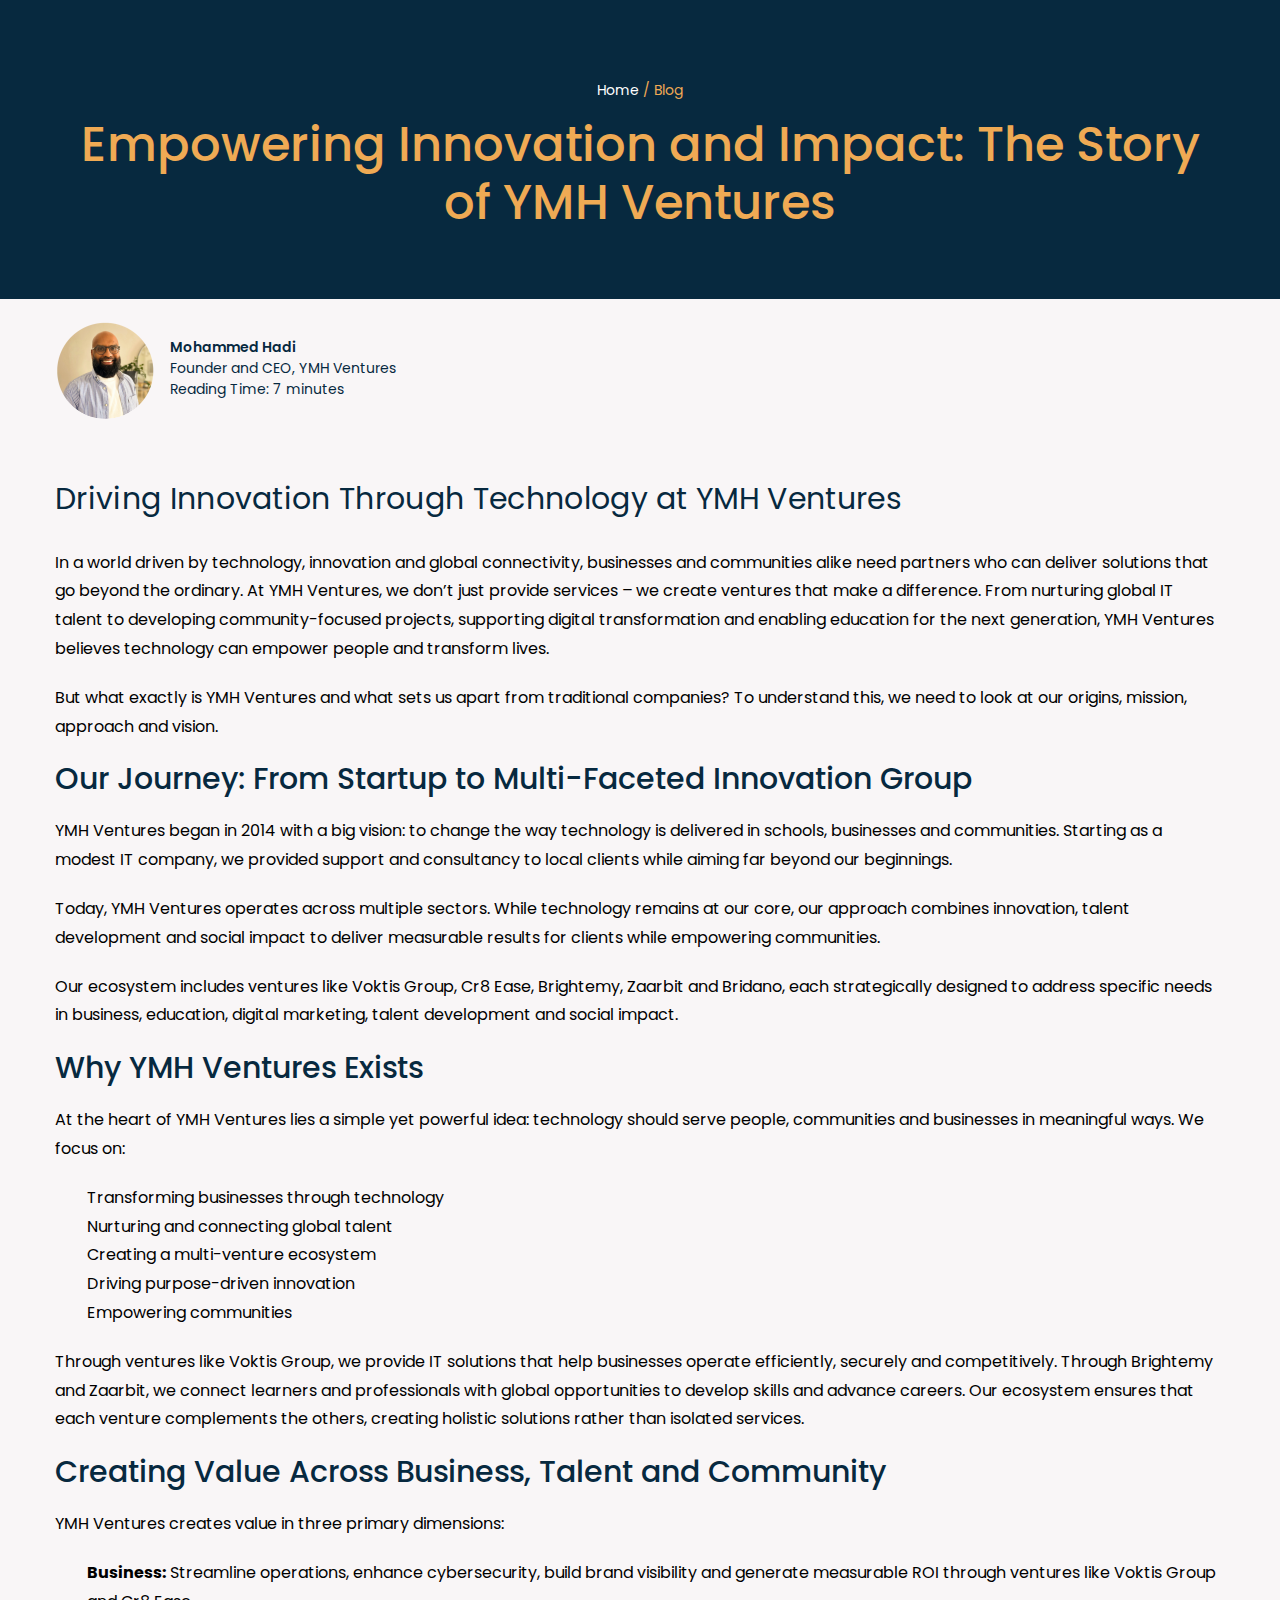
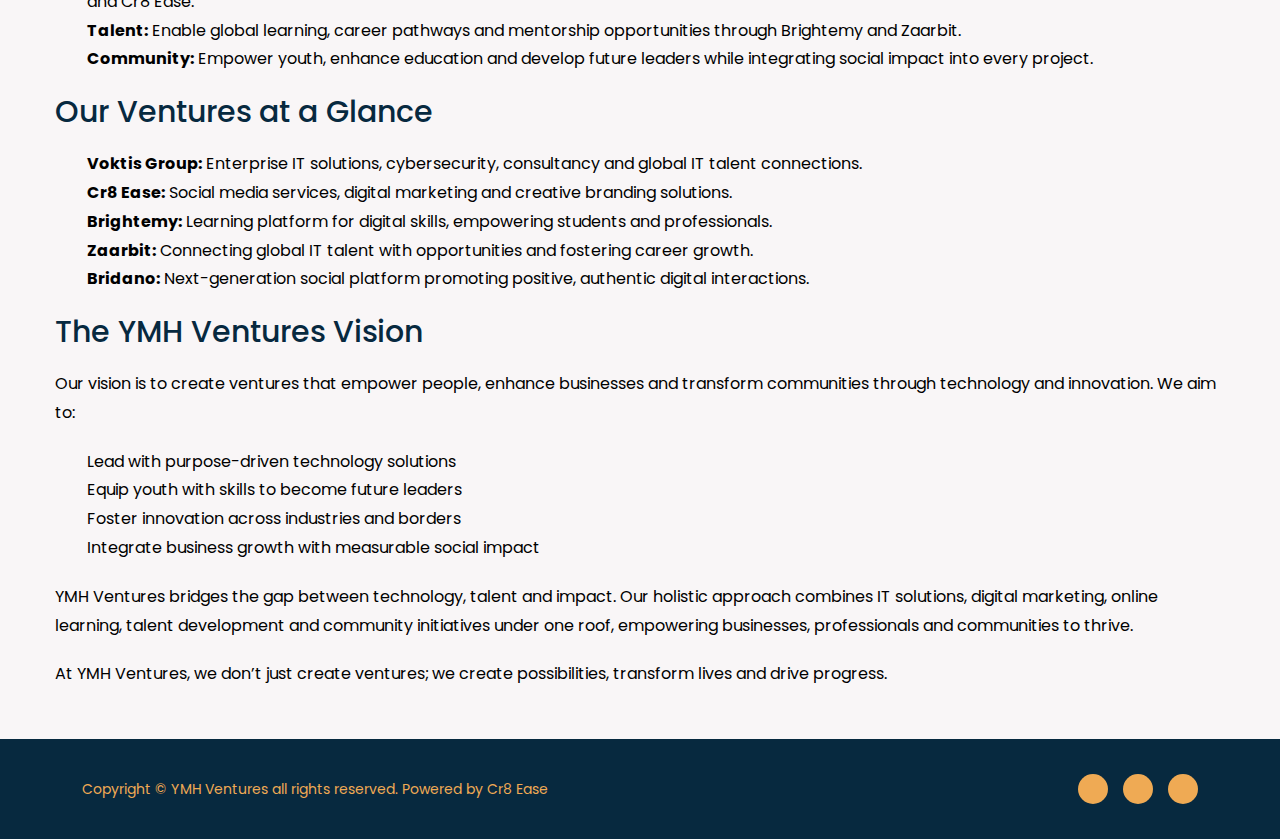
<file: blog1.html>
<!DOCTYPE html>
<html lang="en">

<head>
    <meta charset="UTF-8">
    <meta http-equiv="x-ua-compatible" content="ie=edge">
    <meta name="viewport" content="width=device-width, initial-scale=1.0, minimum-scale=1.0">

    <title> Blogs | YMH VENTURES</title>
    
    <!-- SEO Meta Tags for Blog Post -->
    <meta name="keywords"
    content="What is Ventures, YMH Ventures explanation, ventures meaning, business ventures, innovative projects, startups, entrepreneurship, technology ventures, community projects, global ventures">
    <meta name="description"
    content="Discover what 'Ventures' means and how YMH Ventures uses innovative projects, technology and community initiatives to create meaningful impact globally.">
    <meta name="author" content="YMH Ventures">
    <!-- <meta name="generator" content="Mobirise v3.12.1, mobirise.com"> -->
    <!-- site Favicon -->
    <link rel="icon" href="assets/img/favicon/new-favicon.png" sizes="32x32">
    <link rel="apple-touch-icon" href="assets/img/favicon/new-favicon.png">
    <meta name="msapplication-TileImage" content="assets/img/favicon/new-favicon.png">

    <!-- css Font -->

    <!-- css All Plugins Files -->
    <link rel="stylesheet" href="assets/css/plugins/bootstrap.css">
    <link rel="stylesheet" href="assets/css/plugins/jquery.fancybox.min.css">
    <link rel="stylesheet" href="assets/css/plugins/slick.min.css">

    <!-- Main Style -->
    <link rel="stylesheet" href="assets/css/style.css">
    <link rel="stylesheet" href="assets/css/responsive.css">

</head>

<body>

    <!-- Loader -->
    <div id="ms-overlay">
        <div class="ms-roller">
            <div></div>
            <div></div>
            <div></div>
            <div></div>
            <div></div>
            <div></div>
            <div></div>
            <div></div>
        </div>
    </div>

    <!-- Header Start -->
    <header>
        <nav>
                <!-- <a href="javascript:void(0)" class="ms-sidebar-toggle">
                <img src="assets/img/icons/menu2.svg" class="svg_img" alt="menu">
                </a>


            <a href="javascript:void(0)" class="ms-sidebar-toggle"><img src="assets/img/icons/menu2.svg" class="svg_img"
                    alt="menu"></a> -->
             <!-- Dark mode toggle -->
            <!-- <div class="theme-toggle">
            <input type="checkbox" id="toggle-dark">
            <label for="toggle-dark" class="toggle-label">
                <span class="sun">☀️</span>
                <span class="moon">🌙</span>
            </label>
            </div> -->

        </nav>
    </header>
    <!-- Header End -->

<!-- Blog Hero Section -->
<section class="vn-blog-hero-section">
    <div class="vn-blog-container">
        <nav class="vn-blog-breadcrumb">
            <a href="index.html">Home</a> / <span>Blog</span>
        </nav>
        <h1 class="vn-blog-hero-title">Empowering Innovation and Impact: The Story of YMH Ventures</h1>
    </div>
</section>


<!-- Author Section -->
<section class="vn-blog-author">
    <div class="vn-blog-container">
        <div class="vn-blog-author-wrapper">
            <!-- Author Image Holder -->
            <div class="vn-blog-author-img-holder">
                <img src="assets/img/blog/MHpic.png" alt="Author">
            </div>
            <div class="vn-blog-author-info">
                <a href="https://www.linkedin.com/in/mhvoktis" target="_blank">Mohammed Hadi</a>
                <span>Founder and CEO, YMH Ventures</span>
                <span>Reading Time: 7 minutes</span>
            </div>
        </div>
    </div>
</section>

<!-- Blog Post Content -->
<section class="vn-blog-post">
    <div class="vn-blog-container">

        <h2 class="vn-blog-post-title">Driving Innovation Through Technology at YMH Ventures</h2>
        <p class="vn-blog-post-paragraph">
            In a world driven by technology, innovation and global connectivity, businesses and communities alike need partners who can deliver solutions that go beyond the ordinary. At YMH Ventures, we don’t just provide services – we create ventures that make a difference. From nurturing global IT talent to developing community-focused projects, supporting digital transformation and enabling education for the next generation, YMH Ventures believes technology can empower people and transform lives.
        </p>
        <p class="vn-blog-post-paragraph">
            But what exactly is YMH Ventures and what sets us apart from traditional companies? To understand this, we need to look at our origins, mission, approach and vision.
        </p>

        <h3 class="vn-blog-post-title">Our Journey: From Startup to Multi-Faceted Innovation Group</h3>
        <p class="vn-blog-post-paragraph">
            YMH Ventures began in 2014 with a big vision: to change the way technology is delivered in schools, businesses and communities. Starting as a modest IT company, we provided support and consultancy to local clients while aiming far beyond our beginnings.
        </p>
        <p class="vn-blog-post-paragraph">
            Today, YMH Ventures operates across multiple sectors. While technology remains at our core, our approach combines innovation, talent development and social impact to deliver measurable results for clients while empowering communities.
        </p>
        <p class="vn-blog-post-paragraph">
            Our ecosystem includes ventures like Voktis Group, Cr8 Ease, Brightemy, Zaarbit and Bridano, each strategically designed to address specific needs in business, education, digital marketing, talent development and social impact.
        </p>

        <h3 class="vn-blog-post-title">Why YMH Ventures Exists</h3>
        <p class="vn-blog-post-paragraph">
            At the heart of YMH Ventures lies a simple yet powerful idea: technology should serve people, communities and businesses in meaningful ways. We focus on:
        </p>
        <ul class="vn-blog-post-paragraph">
            <li>Transforming businesses through technology</li>
            <li>Nurturing and connecting global talent</li>
            <li>Creating a multi-venture ecosystem</li>
            <li>Driving purpose-driven innovation</li>
            <li>Empowering communities</li>
        </ul>
        <p class="vn-blog-post-paragraph">
            Through ventures like Voktis Group, we provide IT solutions that help businesses operate efficiently, securely and competitively. Through Brightemy and Zaarbit, we connect learners and professionals with global opportunities to develop skills and advance careers. Our ecosystem ensures that each venture complements the others, creating holistic solutions rather than isolated services.
        </p>

        <h3 class="vn-blog-post-title">Creating Value Across Business, Talent and Community</h3>
        <p class="vn-blog-post-paragraph">
            YMH Ventures creates value in three primary dimensions:
        </p>
        <ul class="vn-blog-post-paragraph">
            <li><strong>Business:</strong> Streamline operations, enhance cybersecurity, build brand visibility and generate measurable ROI through ventures like Voktis Group and Cr8 Ease.</li>
            <li><strong>Talent:</strong> Enable global learning, career pathways and mentorship opportunities through Brightemy and Zaarbit.</li>
            <li><strong>Community:</strong> Empower youth, enhance education and develop future leaders while integrating social impact into every project.</li>
        </ul>

        <h3 class="vn-blog-post-title">Our Ventures at a Glance</h3>
        <ul class="vn-blog-post-paragraph">
            <li><strong>Voktis Group:</strong> Enterprise IT solutions, cybersecurity, consultancy and global IT talent connections.</li>
            <li><strong>Cr8 Ease:</strong> Social media services, digital marketing and creative branding solutions.</li>
            <li><strong>Brightemy:</strong> Learning platform for digital skills, empowering students and professionals.</li>
            <li><strong>Zaarbit:</strong> Connecting global IT talent with opportunities and fostering career growth.</li>
            <li><strong>Bridano:</strong> Next-generation social platform promoting positive, authentic digital interactions.</li>
        </ul>

        <h3 class="vn-blog-post-title">The YMH Ventures Vision</h3>
        <p class="vn-blog-post-paragraph">
            Our vision is to create ventures that empower people, enhance businesses and transform communities through technology and innovation. We aim to:
        </p>
        <ul class="vn-blog-post-paragraph">
            <li>Lead with purpose-driven technology solutions</li>
            <li>Equip youth with skills to become future leaders</li>
            <li>Foster innovation across industries and borders</li>
            <li>Integrate business growth with measurable social impact</li>
        </ul>
        <p class="vn-blog-post-paragraph">
            YMH Ventures bridges the gap between technology, talent and impact. Our holistic approach combines IT solutions, digital marketing, online learning, talent development and community initiatives under one roof, empowering businesses, professionals and communities to thrive.
        </p>
        <p class="vn-blog-post-paragraph">
            At YMH Ventures, we don’t just create ventures; we create possibilities, transform lives and drive progress.
        </p>

    </div>
</section>



    <!-- Start Footer -->
    <footer class="margin-t-80">
        <div class="container">
            <div class="ms-footer-detail">
                <div class="ms-copy">
                    <!-- Copyright © <a class="site-name" href="index.html">Masterly</a>  -->
                    Copyright © YMH Ventures all rights reserved. Powered by Cr8 Ease
                </div>
                <div class="ms-social">
                    <ul>
                        <li><a href="https://www.facebook.com/ymhventures/" target="_blank"><i class="fa fa-facebook"
                                    aria-hidden="true"></i></a></li>
                        <li><a href="https://www.instagram.com/ymhventures/" target="_blank"><i class="fa fa-instagram"
                                    aria-hidden="true"></i></a></li>
                        <li><a href="https://linkedin.com/" target="_blank"><i class="fa fa-linkedin"
                                    aria-hidden="true"></i></a></li>
                    </ul>
                </div>
            </div>
        </div>
    </footer>
    <!-- End Footer -->
    
        <!-- Back to top -->
    <div class="progress-wrap">
        <i class="fa fa-arrow-up" aria-hidden="true"></i>
        <svg class="progress-circle svg-content" width="100%" height="100%" viewBox="-1 -1 102 102">
            <path d="M50,1 a49,49 0 0,1 0,98 a49,49 0 0,1 0,-98" />
        </svg>
    </div>
    <!-- Back to top -->

    <!-- Vendor JS -->
                                 <!-- Target blank not working, to open in new tabs we used this script -->

    <script src="assets/js/vendor/jquery-3.1.1.min.js"></script>
    <script src="assets/js/vendor/bootstrap.bundle.min.js"></script>
    <script src="assets/js/vendor/tilt.jquery.js"></script>
    <script src="assets/js/vendor/mixitup.min.js"></script>
    <script src="assets/js/vendor/jquery.fancybox.min.js"></script>
    <script src="assets/js/vendor/slick.min.js"></script>
    <script src="assets/js/vendor/fontawesome.js"></script>

    <!-- Scroll button animation for mouse hover Js -->
    <script src="assets/js/vendor/tweenmax.min.js"></script>

    <!-- Site Main Js -->
    <script src="assets/js/script.js"></script>


</body>
</html>
</file>
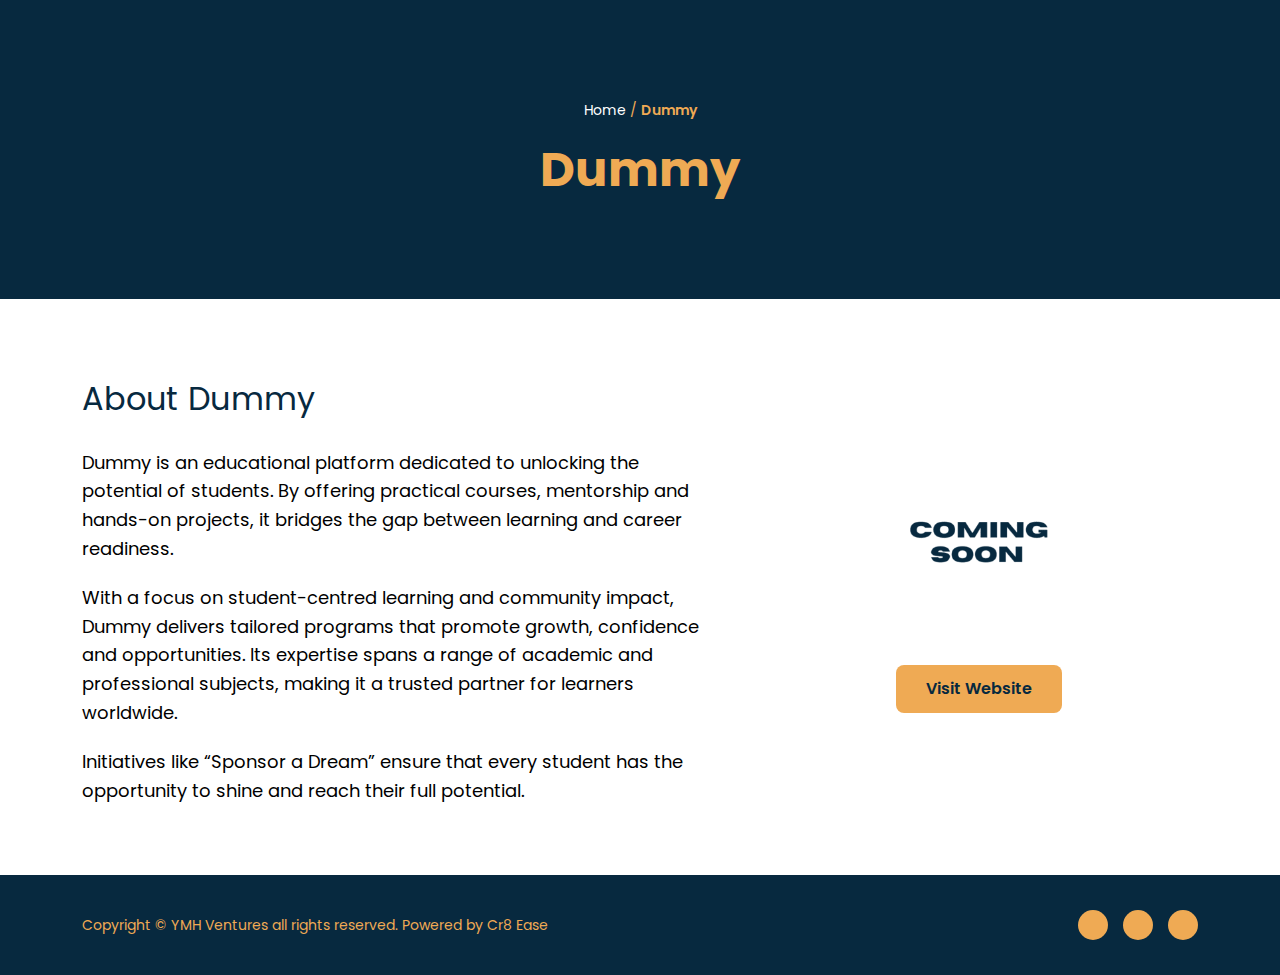
<file: yakub-stories.html>
<!DOCTYPE html>
<html lang="en">

<head>
    <meta charset="UTF-8">
    <meta http-equiv="x-ua-compatible" content="ie=edge">
    <meta name="viewport" content="width=device-width, initial-scale=1.0, minimum-scale=1.0">

    <title> Ventures | Dummy </title>
    
    <!-- SEO Meta Tags for Blog Post -->
    <meta name="keywords"
    content="What is Ventures, YMH Ventures explanation, ventures meaning, business ventures, innovative projects, startups, entrepreneurship, technology ventures, community projects, global ventures">
    <meta name="description"
    content="Discover what 'Ventures' means and how YMH Ventures uses innovative projects, technology, and community initiatives to create meaningful impact globally.">
    <meta name="author" content="YMH Ventures">
    <!-- <meta name="generator" content="Mobirise v3.12.1, mobirise.com"> -->
    <!-- site Favicon -->
    <link rel="icon" href="assets/img/favicon/new-favicon.png" sizes="32x32">
    <link rel="apple-touch-icon" href="assets/img/favicon/new-favicon.png">
    <meta name="msapplication-TileImage" content="assets/img/favicon/new-favicon.png">

    <!-- css Font -->

    <!-- css All Plugins Files -->
    <link rel="stylesheet" href="assets/css/plugins/bootstrap.css">
    <link rel="stylesheet" href="assets/css/plugins/jquery.fancybox.min.css">
    <link rel="stylesheet" href="assets/css/plugins/slick.min.css">

    <!-- Main Style -->
    <link rel="stylesheet" href="assets/css/style.css">
    <link rel="stylesheet" href="assets/css/responsive.css">

</head>

<body>

    <!-- Loader -->
    <div id="ms-overlay">
        <div class="ms-roller">
            <div></div>
            <div></div>
            <div></div>
            <div></div>
            <div></div>
            <div></div>
            <div></div>
            <div></div>
        </div>
    </div>

    <!-- Header Start -->
    <header>
        <nav>
                <!-- <a href="javascript:void(0)" class="ms-sidebar-toggle">
                <img src="assets/img/icons/menu2.svg" class="svg_img" alt="menu">
                </a>


            <a href="javascript:void(0)" class="ms-sidebar-toggle"><img src="assets/img/icons/menu2.svg" class="svg_img"
                    alt="menu"></a> -->
             <!-- Dark mode toggle -->
            <!-- <div class="theme-toggle">
            <input type="checkbox" id="toggle-dark">
            <label for="toggle-dark" class="toggle-label">
                <span class="sun">☀️</span>
                <span class="moon">🌙</span>
            </label>
            </div> -->

        </nav>
    </header>
    <!-- Header End -->


<!-- Section 1: Breadcrumb -->
<!-- Dummy Hero Section -->
<section class="dum-hero-section">
    <div class="dum-hero-container">
        <nav class="dum-hero-breadcrumb">
            <a href="index.html">Home</a> / <span>Dummy</span>
        </nav>
        <h1 class="dum-hero-title">Dummy</h1>
    </div>
</section>

<!-- Section 2: About Dummy with Logo -->
<section class="dum-about-section padding-tb-80">
    <div class="container dum-flex">
        <!-- Left Div: Information -->
        <div class="dum-about-left">
            <div class="dum-about-heading">
                <h2>About Dummy</h2>
            </div>
            <p>Dummy is an educational platform dedicated to unlocking the potential of students. By offering practical courses, mentorship and hands-on projects, it bridges the gap between learning and career readiness.</p>
            <p>With a focus on student-centred learning and community impact, Dummy delivers tailored programs that promote growth, confidence and opportunities. Its expertise spans a range of academic and professional subjects, making it a trusted partner for learners worldwide.</p>
            <p>Initiatives like “Sponsor a Dream” ensure that every student has the opportunity to shine and reach their full potential.</p>
        </div>
        <!-- Right Div: Logo and Button -->
        <div class="dum-about-right">
            <img src="assets/img/portfolio/dummy2.png" alt="Dummy Logo" class="dum-logo">
            <a href="#" target="_blank" class="dum-btn-primary">Visit Website</a>
        </div>
    </div>
</section>







    <!-- Start Footer -->
    <footer class="margin-t-80">
        <div class="container">
            <div class="ms-footer-detail">
                <div class="ms-copy">
                    <!-- Copyright © <a class="site-name" href="index.html">Masterly</a>  -->
                    Copyright © YMH Ventures all rights reserved. Powered by Cr8 Ease
                </div>
                <div class="ms-social">
                    <ul>
                        <li><a href="https://www.facebook.com/ymhventures/" target="_blank"><i class="fa fa-facebook"
                                    aria-hidden="true"></i></a></li>
                        <li><a href="https://www.instagram.com/ymhventures/" target="_blank"><i class="fa fa-instagram"
                                    aria-hidden="true"></i></a></li>
                        <li><a href="https://linkedin.com/" target="_blank"><i class="fa fa-linkedin"
                                    aria-hidden="true"></i></a></li>
                    </ul>
                </div>
            </div>
        </div>
    </footer>
    <!-- End Footer -->
    
        <!-- Back to top -->
    <div class="progress-wrap">
        <i class="fa fa-arrow-up" aria-hidden="true"></i>
        <svg class="progress-circle svg-content" width="100%" height="100%" viewBox="-1 -1 102 102">
            <path d="M50,1 a49,49 0 0,1 0,98 a49,49 0 0,1 0,-98" />
        </svg>
    </div>
    <!-- Back to top -->

    <!-- Vendor JS -->
                                 <!-- Target blank not working, to open in new tabs we used this script -->

    <script src="assets/js/vendor/jquery-3.1.1.min.js"></script>
    <script src="assets/js/vendor/bootstrap.bundle.min.js"></script>
    <script src="assets/js/vendor/tilt.jquery.js"></script>
    <script src="assets/js/vendor/mixitup.min.js"></script>
    <script src="assets/js/vendor/jquery.fancybox.min.js"></script>
    <script src="assets/js/vendor/slick.min.js"></script>
    <script src="assets/js/vendor/fontawesome.js"></script>

    <!-- Scroll button animation for mouse hover Js -->
    <script src="assets/js/vendor/tweenmax.min.js"></script>

    <!-- Site Main Js -->
    <script src="assets/js/script.js"></script>


</body>
</html>
</file>
<file: assets/css/style.css>
/*-------------------------------------------------
  Fonts Family & Style CSS
---------------------------------------------------*/
/*--  Poppins font  --*/
@font-face {
  font-family: "Poppins, sans-serif";
  src: url("./../fonts/poppins/Poppins-Thin.ttf") format("truetype");
  font-weight: 100;
  font-style: normal;
}
@font-face {
  font-family: "Poppins, sans-serif";
  src: url("./../fonts/poppins/Poppins-ExtraLight.ttf") format("truetype");
  font-weight: 200;
  font-style: normal;
}
@font-face {
  font-family: "Poppins, sans-serif";
  src: url("./../fonts/poppins/Poppins-Light.ttf");
  font-weight: 300;
  font-style: normal;
}
@font-face {
  font-family: "Poppins, sans-serif";
  src: url("./../fonts/poppins/Poppins-Regular.ttf") format("truetype");
  font-weight: 400;
  font-style: normal;
}
@font-face {
  font-family: "Poppins, sans-serif";
  src: url("./../fonts/poppins/Poppins-Medium.ttf") format("truetype");
  font-weight: 500;
  font-style: normal;
}
@font-face {
  font-family: "Poppins, sans-serif";
  src: url("./../fonts/poppins/Poppins-SemiBold.ttf") format("truetype");
  font-weight: 600;
  font-style: normal;
}
@font-face {
  font-family: "Poppins, sans-serif";
  src: url("./../fonts/poppins/Poppins-Bold.ttf") format("truetype");
  font-weight: 700;
  font-style: normal;
}
@font-face {
  font-family: "Poppins, sans-serif";
  src: url("./../fonts/poppins/Poppins-ExtraBold.ttf") format("truetype");
  font-weight: 800;
  font-style: normal;
}
@font-face {
  font-family: "Poppins, sans-serif";
  src: url("./../fonts/poppins/Poppins-Black.ttf") format("truetype");
  font-weight: 900;
  font-style: normal;
}
/*-------------------------------------------------
  Common Style CSS
---------------------------------------------------*/
body {
  font-size: 14px;
  color: #777;
  user-select: none;
  -webkit-user-select: none;
  -khtml-user-select: none;
  -moz-user-select: none;
  -ms-user-select: none;
  font-family: "Poppins, sans-serif";
  font-weight: 400;
  top: 0 !important;
  background-image: url(../img/designs/main-bg.png);
  background-size: cover;
  background-attachment: fixed;
  background-position: center;
  background-color: rgba(247, 247, 247, 0.9);
  overflow-x: hidden;
  background-blend-mode: overlay;
}

.row {
  margin-right: -15px;
  margin-left: -15px;
}

.row > * {
  padding-right: 15px;
  padding-left: 15px;
}

h2 {
  font-size: 48px;
  line-height: 60px;
  font-weight: 400;
  letter-spacing: 0.02rem;
}

h2,
h3,
h4,
h5,
h6 {
  font-family: "Poppins, sans-serif";
  position: relative;
  color: #222;
}

a {
  text-decoration: none;
}

ul {
  list-style: none;
}
ul li a {
  text-decoration: none;
}

p {
  font-size: 16px;
  color: #555;
  line-height: 26px;
}

.section-title {
  position: relative;
  text-align: center;
}
.section-title h2 {
  margin-bottom: 40px;
  padding: 50px 0;
  font-size: 36px;
  line-height: 29px;
  font-weight: 700;
}
.section-title h2 span {
  color: #efaa54;
  
  
}
.section-title .ligh-title {
  margin: auto;
  position: absolute;
  top: 50%;
  left: 0;
  right: 0;
  font-size: 130px;
  font-weight: 700;
  color: #f5f5f5;
  line-height: 60px;
  text-shadow: 5px -5px 10px #000, -1px 0 0 #000, 0 1px 0 #000, 0 -1px 0 #000, 1px 1px #000, -1px -1px 0 #000, 1px -1px 0 #000, -1px 1px 0 #000;
  opacity: 0.05;
  -webkit-transform: translateY(-100%);
          transform: translateY(-100%);
}

#ms-overlay {
  display: block;
  width: 100%;
  height: 100%;
  position: fixed;
  top: 0;
  right: 0;
  left: 0;
  bottom: 0;
  background: #fff;
  z-index: 99;
  display: -webkit-box;
  display: -ms-flexbox;
  display: flex;
  -webkit-box-align: center;
      -ms-flex-align: center;
          align-items: center;
  -webkit-box-pack: center;
      -ms-flex-pack: center;
          justify-content: center;
}
#ms-overlay .ms-roller {
  display: inline-block;
  position: relative;
  width: 80px;
  height: 80px;
}
#ms-overlay .ms-roller div {
  -webkit-animation: ms-roller 1.2s cubic-bezier(0.5, 0, 0.5, 1) infinite;
          animation: ms-roller 1.2s cubic-bezier(0.5, 0, 0.5, 1) infinite;
  -webkit-transform-origin: 40px 40px;
          transform-origin: 40px 40px;
}
#ms-overlay .ms-roller div:after {
  content: " ";
  display: block;
  position: absolute;
  width: 7px;
  height: 7px;
  border-radius: 50%;
  background: #555;
  margin: -4px 0 0 -4px;
}
#ms-overlay .ms-roller div:nth-child(1) {
  -webkit-animation-delay: -0.036s;
          animation-delay: -0.036s;
}
#ms-overlay .ms-roller div:nth-child(1):after {
  top: 63px;
  left: 63px;
}
#ms-overlay .ms-roller div:nth-child(2) {
  -webkit-animation-delay: -0.072s;
          animation-delay: -0.072s;
}
#ms-overlay .ms-roller div:nth-child(2):after {
  top: 68px;
  left: 56px;
}
#ms-overlay .ms-roller div:nth-child(3) {
  -webkit-animation-delay: -0.108s;
          animation-delay: -0.108s;
}
#ms-overlay .ms-roller div:nth-child(3):after {
  top: 71px;
  left: 48px;
}
#ms-overlay .ms-roller div:nth-child(4) {
  -webkit-animation-delay: -0.144s;
          animation-delay: -0.144s;
}
#ms-overlay .ms-roller div:nth-child(4):after {
  top: 72px;
  left: 40px;
}
#ms-overlay .ms-roller div:nth-child(5) {
  -webkit-animation-delay: -0.18s;
          animation-delay: -0.18s;
}
#ms-overlay .ms-roller div:nth-child(5):after {
  top: 71px;
  left: 32px;
}
#ms-overlay .ms-roller div:nth-child(6) {
  -webkit-animation-delay: -0.216s;
          animation-delay: -0.216s;
}
#ms-overlay .ms-roller div:nth-child(6):after {
  top: 68px;
  left: 24px;
}
#ms-overlay .ms-roller div:nth-child(7) {
  -webkit-animation-delay: -0.252s;
          animation-delay: -0.252s;
}
#ms-overlay .ms-roller div:nth-child(7):after {
  top: 63px;
  left: 17px;
}
#ms-overlay .ms-roller div:nth-child(8) {
  -webkit-animation-delay: -0.288s;
          animation-delay: -0.288s;
}
#ms-overlay .ms-roller div:nth-child(8):after {
  top: 56px;
  left: 12px;
}
@-webkit-keyframes ms-roller {
  0% {
    -webkit-transform: rotate(0deg);
            transform: rotate(0deg);
  }
  100% {
    -webkit-transform: rotate(360deg);
            transform: rotate(360deg);
  }
}
@keyframes ms-roller {
  0% {
    -webkit-transform: rotate(0deg);
            transform: rotate(0deg);
  }
  100% {
    -webkit-transform: rotate(360deg);
            transform: rotate(360deg);
  }
}

/**  Section spacing  **/
.margin-t-80 {
  /* margin-top: 80px; */
  margin-top: 0px;
  padding-top: 0px;
}

.margin-b-50 {
  margin-bottom: 50px;
}
.padding-tb-80 {
  padding: 70px 0;
}


.padding-tb-50{
  padding: 50px 0;
}

.m-b-minus-30px {
  margin-bottom: -30px;
}

.m-tb-minus-15px {
  margin-top: -15px;
  margin-bottom: -15px;
}

.ms-learn-more-left {
  -webkit-transition: all 0.3s ease-in-out;
  transition: all 0.3s ease-in-out;
  height: 40px;
  margin-right: 130px;
  color: #555;
  position: relative;
  padding-left: 50px;
}
.ms-learn-more-left .text {
  font-family: "Poppins, sans-serif";
  font-style: italic;
  font-size: 14px;
  font-weight: 700;
  line-height: 19px;
}
.ms-learn-more-left .ring-left {
  margin-left: -20px;
}
.ms-learn-more-left .arrow-left {
  -webkit-transition: all 0.3s ease-in-out;
  transition: all 0.3s ease-in-out;
  position: absolute;
  top: 3px;
  left: 0;
}
.ms-learn-more-left:hover {
  color: #555;
}
.ms-learn-more-left:hover .arrow-left {
  margin-left: -5px;
}

.ms-learn-more-right {
  -webkit-transition: all 0.3s ease-in-out;
  transition: all 0.3s ease-in-out;
  height: 40px;
  margin-left: 130px;
  color: #333;
  position: relative;
}
.ms-learn-more-right .text {
  -webkit-transition: all 0.3s ease-in-out;
  transition: all 0.3s ease-in-out;
  padding: 10px 30px 10px 15px;
  font-family: "Poppins, sans-serif";
  font-size: 14px;
  line-height: 22px;
  font-weight: 500;
  border-right: 1px solid transparent;
  border-radius: 30px;
}
.ms-learn-more-right .text span {
  z-index: 5;
}
.ms-learn-more-right .text::before {
  content: "";
  width: 40px;
  height: 40px;
  position: absolute;
  top: -9px;
  left: 0;
  border-top: 1px solid #000;
  border-bottom: 1px solid #000;
  border-left: 1px solid #000;
  border-right: 1px solid #f5f5f5;
  border-radius: 30px;
  z-index: -1;
}
.ms-learn-more-right .text:after {
  content: "";
  -webkit-transition: all 0.3s ease-in-out;
  transition: all 0.3s ease-in-out;
  width: 20px;
  height: 1px;
  background-color: #000;
  position: absolute;
  top: 50%;
  right: 0;
}
.ms-learn-more-right .ring-left {
  margin-right: -20px;
  margin-top: -2px;
}
.ms-learn-more-right:hover {
  color: #333;
}
.ms-learn-more-right:hover .text {
  font-size: 15px;
}
.ms-learn-more-right:hover .text:after {
  right: -10px;
  opacity: 0;
}

/* Back to top */
.progress-wrap {
  position: fixed;
  right: 15px;
  bottom: 65px;
  height: 45px;
  width: 45px;
  cursor: pointer;
  display: block;
  border-radius: 50px;
  -webkit-box-shadow: inset 0 0 0 2px rgba(0, 0, 0, 0.2);
          box-shadow: inset 0 0 0 2px rgba(0, 0, 0, 0.2);
  z-index: 12;
  opacity: 0;
  visibility: hidden;
  -webkit-transform: translateY(15px);
          transform: translateY(15px);
  -webkit-transition: all 200ms linear;
  transition: all 200ms linear;
  background: #f8f8f9;
}
.progress-wrap i {
  position: absolute;
  text-align: center;
  line-height: 46px;
  font-size: 24px;
  color: #efaa54;
  left: 0;
  top: 0;
  height: 46px;
  width: 46px;
  cursor: pointer;
  display: block;
  z-index: 1;
  -webkit-transition: all 200ms linear;
  transition: all 200ms linear;
}
.progress-wrap:before {
  position: absolute;
  font-family: "unicons";
  content: "\e84b";
  text-align: center;
  line-height: 46px;
  font-size: 24px;
  opacity: 0;
  background-image: linear-gradient(298deg, var(--red), var(--yellow));
  -webkit-background-clip: text;
  -webkit-text-fill-color: transparent;
  left: 0;
  top: 0;
  height: 46px;
  width: 46px;
  cursor: pointer;
  display: block;
  z-index: 2;
  -webkit-transition: all 200ms linear;
  transition: all 200ms linear;
}
.progress-wrap:hover:after {
  opacity: 0;
}
.progress-wrap:hover:before {
  opacity: 1;
}
.progress-wrap svg path {
  fill: none;
}
.progress-wrap svg.progress-circle path {
  stroke: #07293f;
  stroke-width: 4;
  -webkit-box-sizing: border-box;
          box-sizing: border-box;
  -webkit-transition: all 200ms linear;
  transition: all 200ms linear;
}

.progress-wrap.active-progress {
  opacity: 1;
  visibility: visible;
  -webkit-transform: translateY(0);
          transform: translateY(0);
}

/*===== Header css =====*/
header {
  position: relative;
  z-index: 5;
}
header nav {
  position: relative;
}
header nav a {
  -webkit-transition: all 0.3s ease-in-out;
  transition: all 0.3s ease-in-out;
  padding: 10px;
  position: fixed;
  top: 50px;
  right: 50px;
  background: #07293f;;
  border-radius: 15px;
  cursor: pointer;
  opacity: 0.7;
}

@media (max-width:1300px) {
  header nav a{
      top: 10px;
  right: 10px;
  }
  
}
header nav a .svg_img {
  -webkit-transition: all 0.3s ease-in-out;
  transition: all 0.3s ease-in-out;
  width: 30px;
  height: 30px;
}
header nav a:hover {
  opacity: 1;
}
header nav a:hover .svg_img {
  width: 35px;
  height: 35px;
}



/* End Header */
/*-------------------------------------------------
 Hero Style CSS
---------------------------------------------------*/
.ms-hero {
  height: 100vh;
  display: -webkit-box;
  display: -ms-flexbox;
  display: flex;
  -webkit-box-align: center;
      -ms-flex-align: center;
          align-items: center;
  position: relative;
  /* background-color: #b98e68; */
}
.ms-hero .ms-diamond-1 {
  width: 80px;
  height: 100px;
  position: absolute;
  left: 22%;
  top: 15%;
  background-image: url("../img/designs/1.png");
  background-size: contain;
  background-repeat: no-repeat;
}
.ms-hero .ms-diamond-2 {
  width: 81px;
  height: 86px;
  position: absolute;
  left: 15%;
  bottom: 20%;
  background-image: url("../img/designs/2.png");
  background-size: contain;
  background-repeat: no-repeat;
  -webkit-animation: rotateshape 15s linear infinite;
          animation: rotateshape 15s linear infinite;
}
.ms-hero .ms-diamond-3 {
  width: 36px;
  height: 37px;
  position: absolute;
  left: 31%;
  bottom: 5%;
  background-image: url("../img/designs/3.png");
  background-size: contain;
  background-repeat: no-repeat;
}
.ms-hero .ms-diamond-4 {
  width: 82px;
  height: 78px;
  position: absolute;
  right: 20%;
  top: 75%;
  background-image: url("../img/designs/4.png");
  background-size: contain;
  background-repeat: no-repeat;
}
.ms-hero .ms-diamond-5 {
  width: 61px;
  height: 64px;
  position: absolute;
  right: 24%;
  top: 13%;
  background-image: url("../img/designs/5.png");
  background-size: contain;
  background-repeat: no-repeat;
}
@-webkit-keyframes rotateshape {
  from {
    -webkit-transform: rotate(0deg);
            transform: rotate(0deg);
  }
  to {
    -webkit-transform: rotate(360deg);
            transform: rotate(360deg);
  }
}
@keyframes rotateshape {
  from {
    -webkit-transform: rotate(0deg);
            transform: rotate(0deg);
  }
  to {
    -webkit-transform: rotate(360deg);
            transform: rotate(360deg);
  }
}
.ms-hero .hero-content {
  margin: 90px 0;
  display: -webkit-box;
  display: -ms-flexbox;
  display: flex;
  -webkit-box-orient: horizontal;
  -webkit-box-direction: normal;
      -ms-flex-direction: row;
          flex-direction: row;
  -webkit-box-pack: center;
      -ms-flex-pack: center;
          justify-content: center;
  position: relative;
}
.ms-hero .hero-content .hero-item {
  padding: 60px 0 100px 0;
  display: -webkit-box;
  display: -ms-flexbox;
  display: flex;
  -webkit-box-orient: horizontal;
  -webkit-box-direction: normal;
      -ms-flex-direction: row;
          flex-direction: row;
  -webkit-box-pack: center;
      -ms-flex-pack: center;
          justify-content: center;
  position: relative;
}
.ms-hero .hero-content .ms-hero-detail {
  max-width: 300px;
  text-align: right;
}
.ms-hero .hero-content .ms-hero-detail .ms-hero-title {
  margin: -70px -110px 30px 0;
  letter-spacing: 0.02rem;
  font-size: 56px;
  font-weight: 800;
  z-index: 5;
  /* color: #749ED8; */
   margin-right: 0px; /* move left */

  
  

}
.ms-hero .hero-content .ms-hero-detail .ms-hero-title span {
  max-width: 400px;
  display: -ms-inline-grid;
  display: inline-grid;


  
}
.ms-hero .hero-content .ms-hero-detail .ms-hero-title .name {
  color: #efaa54;
}
.ms-hero .hero-content .ms-hero-detail .ms-hero-detail {
  margin-bottom: 5px;
  text-align: right;
  font-size: 16px;
  line-height: 26px;
  font-weight: 400;
  
}
.ms-hero .hero-content .ms-hero-img {
  max-width: 350px;
  margin: 0 30px;
}
.ms-hero .hero-content .ms-hero-img .ms-card {
  position: relative;
  -webkit-transform-style: preserve-3d;
          transform-style: preserve-3d;
}
.ms-hero .hero-content .ms-hero-img .ms-card img {
  -webkit-transition: all 0.3s ease-in-out;
  transition: all 0.3s ease-in-out;
  width: 100%;
  /* -webkit-filter: grayscale(100%);
          filter: grayscale(100%); */
/* -webkit-filter: invert(100%);
filter: invert(100%); */
  filter: grayscale(100%) brightness(300%);
  -webkit-filter: grayscale(100%) brightness(300%);
}
/* cr8ease hero need different gray-scale */
.ms-hero .hero-content .ms-hero-img .ms-card .cr8ease img   {
  -webkit-transition: all 0.3s ease-in-out;
  transition: all 0.3s ease-in-out;
  width: 100%;
  /* -webkit-filter: grayscale(100%);
          filter: grayscale(100%); */
/* -webkit-filter: invert(100%);
filter: invert(100%); */
  filter: grayscale(100%) brightness(900%);
  -webkit-filter: grayscale(100%) brightness(900%);
}
/* brightemy hero need different gray-scale */
.ms-hero .hero-content .ms-hero-img .ms-card .brightemy img   {
  -webkit-transition: all 0.3s ease-in-out;
  transition: all 0.3s ease-in-out;
  width: 100%;
  /* -webkit-filter: grayscale(100%);
          filter: grayscale(100%); */
/* -webkit-filter: invert(100%);
filter: invert(100%); */
filter: grayscale(100%) brightness(50%) contrast(0%);
-webkit-filter: grayscale(100%) brightness(100%) contrast(40%);

}
.ms-hero .hero-content .ms-hero-img .ms-card .zaarbit img   {
  -webkit-transition: all 0.3s ease-in-out;
  transition: all 0.3s ease-in-out;
  width: 100%;
  /* -webkit-filter: grayscale(100%);
          filter: grayscale(100%); */
/* -webkit-filter: invert(100%);
filter: invert(100%); */
filter: grayscale(100%) brightness(70%) contrast(0%);
-webkit-filter: grayscale(100%) brightness(100%) contrast(50%);

}

/* for all ventures hero image */

.ms-hero .hero-content .ms-hero-img .ms-card .venture img {
  -webkit-transition: all 0.3s ease-in-out;
  transition: all 0.3s ease-in-out;
  width: 100%;
  /* -webkit-filter: grayscale(100%);
          filter: grayscale(100%); */
/* -webkit-filter: invert(100%);
filter: invert(100%); */
  filter: grayscale(0%) brightness(0%);
  -webkit-filter: grayscale(0%) brightness(100%);

}

.ms-hero .hero-content .ms-hero-img .ms-card:hover {
  -webkit-box-shadow: 0 0 22px 0 rgba(0, 0, 0, 0.5);
          box-shadow: 0 0 22px 0 rgba(0, 0, 0, 0.5);
  z-index: 5;
}
.ms-hero .hero-content .ms-hero-img .ms-card:hover img {
  -webkit-filter: grayscale(0%);
          filter: grayscale(0%);
}
.ms-hero .hero-content .ms-hero-name {
  min-width: 300px;
  display: -webkit-box;
  display: -ms-flexbox;
  display: flex;
  -webkit-box-align: end;
      -ms-flex-align: end;
          align-items: flex-end;
  position: relative;
}
.ms-hero .hero-content .ms-hero-name h3 {
  margin-bottom: 0;
  padding-bottom: 15px;
  font-size: 46px;
  font-weight: 200;
  line-height: 52px;
  position: relative;
}
.ms-hero .hero-content .ms-hero-name h3:after {
  content: "";
  width: 105px;
  height: 7px;
  background-color: #efaa54;
  position: absolute;
  bottom: 0;
  left: 0;
}

@media (max-width:991px) {
  .ms-hero .hero-content .ms-hero-name h3:after{
    content: "";
  width: 105px;
  height: 7px;
  background-color: #efaa54;
  position: static;
  bottom: 0;
  left: 0;
}
  }

.ms-hero .hero-content .ms-hero-name h3 span {
  max-width: 300px;
  display: -ms-inline-grid;
  display: inline-grid;
}
.ms-hero .hero-content .art {
  width: 18px;
  height: 190px;
  background-image: url(../img/designs/6.png);
  background-repeat: no-repeat;
  background-size: 100%;
  position: absolute;
  bottom: 30px;
  right: 370px;
  -webkit-transform: rotate(45deg);
          transform: rotate(45deg);
  -webkit-animation: MovesUpDown 5s linear infinite;
          animation: MovesUpDown 5s linear infinite;
}
@-webkit-keyframes MovesUpDown {
  0%, 100% {
    bottom: -180px;
  }
  50% {
    bottom: -150px;
  }
}
@keyframes MovesUpDown {
  0%, 100% {
    bottom: -180px;
  }
  50% {
    bottom: -150px;
  }
}

/**  On click scroll  **/
.scroll-next {
  width: 170px;
  height: 65px;
  margin: auto;
  position: absolute;
  left: 0;
  right: 0;
  bottom: 30px;
  display: block;
  -webkit-animation-duration: 1s;
  animation-duration: 1s;
  -webkit-animation-fill-mode: both;
  animation-fill-mode: both;
  -webkit-animation-timing-function: ease-in-out;
  animation-timing-function: ease-in-out;
  animation-iteration-count: infinite;
  -webkit-animation-iteration-count: infinite;
  cursor: pointer;
}
@-webkit-keyframes bounce {
  0%, 100%, 20%, 50%, 80% {
    -webkit-transform: translateY(0);
    transform: translateY(0);
  }
  40% {
    -webkit-transform: translateY(-30px);
    transform: translateY(-30px);
  }
  60% {
    -webkit-transform: translateY(-15px);
    transform: translateY(-15px);
  }
}
@keyframes bounce {
  0%, 100%, 20%, 50%, 80% {
    -webkit-transform: translateY(0);
    transform: translateY(0);
  }
  40% {
    -webkit-transform: translateY(-30px);
    transform: translateY(-30px);
  }
  60% {
    -webkit-transform: translateY(-15px);
    transform: translateY(-15px);
  }
}

.ms-container .menu {
  display: inline-block;
  width: 200px;
  height: 200px;
  -webkit-transition: 0.3s;
  transition: 0.3s;
  position: absolute;
  top: -50px;
  right: 0;
  left: 0;
  color: #000;
}
.ms-container .circle {
  display: inline-block;
  width: 70px;
  height: 70px;
  background: transparent;
  border: 1px solid #d8cfc3;
  border-radius: 50%;
  position: absolute;
  top: 50%;
  left: 50%;
  margin-left: -50px;
  margin-top: -50px;
  z-index: 4;
}
.ms-container .text {
  position: absolute;
  top: 43%;
  left: -14px;
  display: inline-block;
  z-index: 10;
  width: 100%;
  text-align: center;
  margin-top: -9px;
  font-size: 14px;
  font-family: "Poppins, sans-serif";
  text-transform: uppercase;
  background: #f6f6f6;
  line-height: 16px;
  font-weight: 400;
}
.ms-container .text:after {
  content: "";
  width: 50px;
  height: 50px;
  margin: auto;
  background-image: url("../img/designs/scroll-arrow.png");
  background-repeat: no-repeat;
  background-size: 100%;
  position: absolute;
  top: -14px;
  left: 0;
  right: 0;
}

/*===== About css =====*/

.col-lg-1{ width:100%; padding:0 15px; box-sizing:border-box; margin-bottom:0px;

}

.ms-about-detail h4 {
  margin-bottom: 30px;
  font-size: 30px;
  line-height: 28px;
  font-weight: 700;
  font-family: "Poppins, sans-serif";
  color: #333;
}
.ms-about-detail .ms-text {
  margin-bottom: 15px;
  font-size: 16px;
  color: #555;
  font-family: "Poppins, sans-serif";
  font-weight: 400;
  line-height: 28px;



    /* margin-bottom: 30px;
  font-size: 1.1rem;
    color: #0A2C42;
    line-height: 1.6;
      font-family: "Poppins, sans-serif";
  font-weight: 400; */
}

.ms-about-info {
  padding-top: 30px;
  display: -webkit-box;
  display: -ms-flexbox;
  display: flex;
  -webkit-box-orient: horizontal;
  -webkit-box-direction: normal;
      -ms-flex-direction: row;
          flex-direction: row;
}
.ms-about-info ul {
  width: 100%;
  margin: 0;
  padding: 0;
}
.ms-about-info ul li {
  padding: 20px 0;
  font-size: 16px;
  line-height: 18px;
  color: #555;
  font-family: "Poppins, sans-serif";
  display: -webkit-box;
  display: -ms-flexbox;
  display: flex;
  border-bottom: 1px dashed #dfdfdf;
}
.ms-about-info ul li:first-child {
  border-top: 1px dashed #dfdfdf;
}
.ms-about-info ul li span {
  display: block;
}
.ms-about-info ul li .title {
  min-width: 110px;
  display: -webkit-inline-box;
  display: -ms-inline-flexbox;
  display: inline-flex;
  color: #333;
  font-weight: 600;
  position: relative;
}
.ms-about-info ul li b {
  margin-right: 10px;
  color: #333;
  font-weight: 600;
  position: absolute;
  right: 0;
}

.ms-skill-progress {
  height: 100%;
  display: -webkit-box;
  display: -ms-flexbox;
  display: flex;
  -webkit-box-align: center;
      -ms-flex-align: center;
          align-items: center;
}

.ms-about .ms-box {
  margin-bottom: 30px;
  padding: 30px;
  display: -webkit-box;
  display: -ms-flexbox;
  display: flex;
  -webkit-box-orient: vertical;
  -webkit-box-direction: normal;
      -ms-flex-direction: column;
          flex-direction: column;
  -webkit-box-align: center;
      -ms-flex-align: center;
          align-items: center;
  -webkit-box-pack: center;
      -ms-flex-pack: center;
          justify-content: center;
  background: #fff;
  border-radius: 15px;
  -webkit-box-shadow: 0 0 15px 0 rgba(0, 0, 0, 0.06);
          box-shadow: 0 0 15px 0 rgba(0, 0, 0, 0.06);
  position: relative;
  overflow: hidden;
}
.ms-about .ms-box:before {
  -webkit-transition: all 0.3s ease-in-out;
  transition: all 0.3s ease-in-out;
  content: "";
  width: 150px;
  height: 150px;
  background-color: rgba(0, 0, 0, 0.06);
  position: absolute;
  top: -38%;
  right: -15%;
  border-radius: 50%;
}
.ms-about .ms-box:after {
  -webkit-transition: all 0.3s ease-in-out;
  transition: all 0.3s ease-in-out;
  content: "";
  width: 150px;
  height: 150px;
  background-color: rgba(0, 0, 0, 0.06);
  position: absolute;
  top: -15%;
  right: -32%;
  border-radius: 50%;
}
.ms-about .ms-box:hover:before {
  top: -43%;
  right: -10%;
}
.ms-about .ms-box:hover:after {
  top: -10%;
  right: -37%;
}
.ms-about .ms-box p {
  margin: 0;
  font-size: 14px;
  text-align: center;
  color: #777;
  line-height: 24px;
}
.ms-about .ms-box h3 {
  font-size: 20px;
  color: #333;
}
.ms-about .ms-box .progress {
  width: 80px;
  height: 80px;
  background: transparent;
  display: inline-block;
  margin-bottom: 20px;
  z-index: 3;
}
.ms-about .ms-box .progress .track,
.ms-about .ms-box .progress .fill {
  -webkit-transform: rotate(90deg) translate(0px, -80px);
          transform: rotate(90deg) translate(0px, -80px);
  stroke-width: 6;
  fill: rgba(0, 0, 0, 0);
}
.ms-about .ms-box .progress .track {
  stroke-width: 6;
  stroke: #ddd !important;
}
.ms-about .ms-box .progress .fill {
  stroke: #07293f;
}
.ms-about .ms-box .progress .fill {
  stroke-dasharray: 219.9907836914;
  stroke-dashoffset: -219.9907836914;
  -webkit-transition: stroke-dashoffset 1s;
  transition: stroke-dashoffset 1s;
  stroke-width: 10;
}
.ms-about .ms-box .progress .value {
  fill: #07293f;
  font-size: 20px;
  text-anchor: middle;
  font-weight: 600;
}
.ms-about .ms-box .progress.active .fill {
  stroke: #efaa54;
}
.ms-about .ms-box .progress.active .value {
  fill: #efaa54;
}


.ventures-focus span {
    display: inline-block;
    margin: 5px 10px;
    padding: 8px 15px;
    background-color: #07293f; /* your brand colour */
    color: #fff;
    border-radius: 25px;
    font-weight: 600;
    font-size: 1rem;
}




/*===== Service css =====*/
.service-box {
  display: -webkit-box;
  display: -ms-flexbox;
  display: flex;
  -ms-flex-wrap: wrap;
      flex-wrap: wrap;
}
.service-box .main-box {
  position: relative;
  -webkit-perspective: 1000px;
  -moz-perspective: 1000px;
}
.service-box .main-box:hover .box-front {
  -webkit-transform: rotateY(180deg);
  transform: rotateY(180deg);
}
.service-box .main-box:hover .box-back {
  -webkit-transform: rotateY(0deg);
  transform: rotateY(0deg);
}
.service-box .main-box .box-front {
  text-align: center;
  z-index: 1;
  -webkit-transform-style: preserve-3d;
  transform-style: preserve-3d;
  -webkit-backface-visibility: hidden;
  backface-visibility: hidden;
  -webkit-perspective: inherit;
  perspective: inherit;
  -webkit-transition: -webkit-transform 0.8s cubic-bezier(0.5, 1.3, 0.5, 1.3);
  transition: -webkit-transform 0.8s cubic-bezier(0.5, 1.3, 0.5, 1.38);
  transition: -webkit-transform 0.8s cubic-bezier(0.5, 1.3, 0.5, 1.3);
  transition: transform 0.8s cubic-bezier(0.5, 1.3, 0.5, 1.3);
  transition: transform 0.8s cubic-bezier(0.5, 1.3, 0.5, 1.3), -webkit-transform 0.8s cubic-bezier(0.5, 1.3, 0.5, 1.3);
  border-radius: 15px;
  -webkit-transform: rotateY(0deg);
  transform: rotateY(0deg);
  background-color: transparent;
  background: #fff;
  -webkit-box-shadow: 0 0 15px 0 rgba(0, 0, 0, 0.06);
          box-shadow: 0 0 15px 0 rgba(0, 0, 0, 0.06);
  position: relative;
}
.service-box .main-box .box-front:before {
  content: "";
  width: 23px;
  height: 42px;
  position: absolute;
  left: 15%;
  bottom: 5%;
  -webkit-transform: rotate(248deg);
          transform: rotate(248deg);
  background-image: url(../img/designs/7.png);
  background-size: contain;
  background-repeat: no-repeat;
}
.service-box .main-box .box-front:after {
  content: "";
  width: 38px;
  height: 40px;
  position: absolute;
  right: 1%;
  top: 5%;
  -webkit-transform: rotate(248deg);
          transform: rotate(248deg);
  background-image: url(../img/designs/3.png);
  background-repeat: no-repeat;
}
.service-box .main-box .box-back {
  width: 100%;
  height: 100%;
  text-align: center;
  z-index: 1;
  -webkit-transform-style: preserve-3d;
  transform-style: preserve-3d;
  -webkit-backface-visibility: hidden;
  backface-visibility: hidden;
  -webkit-perspective: inherit;
  perspective: inherit;
  -webkit-transition: -webkit-transform 0.8s cubic-bezier(0.5, 1.3, 0.5, 1.3);
  transition: -webkit-transform 0.8s cubic-bezier(0.5, 1.3, 0.5, 1.38);
  transition: -webkit-transform 0.8s cubic-bezier(0.5, 1.3, 0.5, 1.3);
  transition: transform 0.8s cubic-bezier(0.5, 1.3, 0.5, 1.3);
  transition: transform 0.8s cubic-bezier(0.5, 1.3, 0.5, 1.3), -webkit-transform 0.8s cubic-bezier(0.5, 1.3, 0.5, 1.3);
  border-radius: 15px;
  -webkit-transform: rotateY(-180deg);
  transform: rotateY(-180deg);
  position: absolute;
  display: block;
  top: 0;
  left: 0;
  background-color: #07293f;
  -webkit-box-shadow: 0 0 15px 0 rgba(0, 0, 0, 0.08);
          box-shadow: 0 0 15px 0 rgba(0, 0, 0, 0.08);
  display: -webkit-box;
  display: -ms-flexbox;
  display: flex;
  -webkit-box-align: center;
      -ms-flex-align: center;
          align-items: center;
}
.service-box .flipper {
  position: relative;
  padding: 15px 0;
}
.service-box .flipper:hover .box-front {
  -webkit-transform-style: preserve-3d;
  transform-style: preserve-3d;
  -webkit-transition: all 1s cubic-bezier(0.5, 1, 0.5, 1);
  -webkit-transition: all 1s cubic-bezier(0.5, 1.3, 0.5, 1.3);
  transition: all 1s cubic-bezier(0.5, 1.3, 0.5, 1.3);
}
.service-box .flipper:hover .box-back {
  -webkit-transform-style: preserve-3d;
  transform-style: preserve-3d;
  -webkit-transition: all 1s cubic-bezier(0.5, 1, 0.5, 1);
  -webkit-transition: all 1s cubic-bezier(0.5, 1.3, 0.5, 1.3);
  transition: all 1s cubic-bezier(0.5, 1.3, 0.5, 1.3);
}

.flipper .content-wrap .icon {
  position: relative;
}
.flipper .content-wrap .icon:before {
  content: "";
  width: 100px;
  height: 100px;
  margin: auto;
  position: absolute;
  top: 0;
  left: 0;
  right: 0;
  -webkit-animation: morphing-image 15s linear infinite forwards;
          animation: morphing-image 15s linear infinite forwards;
}
.flipper .content-wrap .svg_img {
  width: 50px;
  height: 50px;
  margin: 0 0 15px 0;
  position: relative;
}
.flipper2 .content-wrap .svg_img {
  width: 150px;
  height: 150px;
  margin: 0 0 15px 0;
  position: relative;
}
.flipper .content-wrap .svg_img path {
  fill: #07293f;
}

@-webkit-keyframes morphing-image {
  0% {
    border-radius: 50% 50% 50% 50%/50% 50% 50% 50%;
  }
  10% {
    border-radius: 39% 61% 38% 62%/53% 54% 46% 47%;
  }
  20% {
    border-radius: 56% 44% 52% 48%/57% 35% 65% 43%;
  }
  30% {
    border-radius: 41% 59% 45% 55%/43% 56% 44% 57%;
  }
  40% {
    border-radius: 46% 54% 60% 40%/55% 65% 26% 45%;
  }
  50% {
    border-radius: 44% 56% 42% 65%/41% 65% 46% 69%;
  }
  60% {
    border-radius: 41% 69% 42% 68%/41% 71% 29% 69%;
  }
  70% {
    border-radius: 44% 56% 60% 40%/63% 46% 64% 37%;
  }
  80% {
    border-radius: 46% 54% 38% 62%/44% 48% 52% 56%;
  }
  90% {
    border-radius: 66% 45% 57% 43%/49% 51% 49% 51%;
  }
  100% {
    border-radius: 50% 50% 50% 50%/50% 50% 50% 50%;
  }
}

@keyframes morphing-image {
  0% {
    border-radius: 50% 50% 50% 50%/50% 50% 50% 50%;
  }
  10% {
    border-radius: 39% 61% 38% 62%/53% 54% 46% 47%;
  }
  20% {
    border-radius: 56% 44% 52% 48%/57% 35% 65% 43%;
  }
  30% {
    border-radius: 41% 59% 45% 55%/43% 56% 44% 57%;
  }
  40% {
    border-radius: 46% 54% 60% 40%/55% 65% 26% 45%;
  }
  50% {
    border-radius: 44% 56% 42% 65%/41% 65% 46% 69%;
  }
  60% {
    border-radius: 41% 69% 42% 68%/41% 71% 29% 69%;
  }
  70% {
    border-radius: 44% 56% 60% 40%/63% 46% 64% 37%;
  }
  80% {
    border-radius: 46% 54% 38% 62%/44% 48% 52% 56%;
  }
  90% {
    border-radius: 66% 45% 57% 43%/49% 51% 49% 51%;
  }
  100% {
    border-radius: 50% 50% 50% 50%/50% 50% 50% 50%;
  }
}
.main-box .content-wrap {
  width: 100%;
  display: block;
  -webkit-transform-style: preserve-3d;
  transform-style: preserve-3d;
  -webkit-perspective: inherit;
  perspective: inherit;
  -webkit-backface-visibility: hidden;
  backface-visibility: hidden;
  padding: 30px;
  -webkit-transform: translate3d(0, 0, 50px) scale(0.9);
  transform: translate3d(0, 0, 50px) scale(0.9);
}

.box-front .content-wrap h3 {
  margin-bottom: 15px;
  color: #333;
  text-align: center;
  font-size: 20px;
  line-height: 26px;
  font-weight: 600;
}
.box-front .content-wrap p {
  margin: 0;
  color: #555;
  text-align: center;
  font-size: 14px;
  line-height: 22px;
}
.box-front .bg-img {
  width: 64px;
  height: 64px;
  position: absolute;
  top: 0;
  right: 0;
  opacity: 0;
  border-radius: 0 30px 0 0;
}
.box-front .bg-img path {
  fill: #333;
}

.box-back .content-wrap h3 {
  margin-bottom: 15px;
  color: #fff;
  text-align: center;
  margin-top: 0;
  font-size: 20px;
  line-height: 26px;
  font-weight: 600;
}
.box-back .content-wrap p {
  margin: 0;
  color: #fff;
  text-align: center;
  font-size: 14px;
  line-height: 24px;
}
.box-back .btn {
  -webkit-transition: all 0.3s ease-in-out;
  transition: all 0.3s ease-in-out;
  padding: 6px 15px;
  font-size: 14px;
  letter-spacing: 0.05rem;
  margin-top: 15px;
  font-weight: 500;
  border-radius: 0 20px 0 0;
  border: 1px solid #fff;
  border-radius: 15px;
  color: #fff;
}
.box-back .btn:hover {
  background-color: #fff;
  color: #333;
}

.content-wrap p {
  margin-bottom: 10px;
  text-align: left;
}

/* End Service Section */
/*===== Resume css (EXPERIENCE & EDUCATION)=====*/
.education h4,
.experiense h4 {
  margin-bottom: 50px;
  font-size: 23px;
  line-height: 24px;
  font-weight: 700;
  font-family: "Poppins, sans-serif";
  color: #333;
  text-align: center;
}

.ms-experience .timeline {
  width: 100%;
  margin: 0;
  padding: 0;
  line-height: 1.5em;
  list-style: none;
  position: relative;
}
.ms-experience .timeline .timeline-item {
  position: relative;
}
.ms-experience .timeline li {
  margin: 0 0 48px 0;
  padding: 30px;
  border-radius: 15px;
  -webkit-box-shadow: 0 0 15px 0 rgba(0, 0, 0, 0.06);
          box-shadow: 0 0 15px 0 rgba(0, 0, 0, 0.06);
  background: #fff;
}
.ms-experience .timeline li:last-child {
  margin: 0;
}
.ms-experience .timeline li .timeline-info {
  margin-top: -40px;
  margin-bottom: 30px;
}
.ms-experience .timeline li .timeline-info span {
  -webkit-transition: all 0.3s ease-in-out;
  transition: all 0.3s ease-in-out;
  padding: 10px 15px;
  background: #fff;
  border-radius: 30px;
  -webkit-box-shadow: 0 0 15px 0 rgba(0, 0, 0, 0.09);
          box-shadow: 0 0 15px 0 rgba(0, 0, 0, 0.09);
}
.ms-experience .timeline li:hover .timeline-info span {
  background: #749ED8;
  color: #fff;
}

.timeline-info span {
  font-size: 12px;
  font-weight: 700;
  letter-spacing: 2px;
  text-transform: uppercase;
}

.timeline-item:last-child, .timeline-item:after {
  content: none;
}

.timeline-content .timeline-title {
  margin-top: 15px;
  color: #07293f;
  font-size: 18px;
  line-height: 22px;
  font-weight: 500;
}
.timeline-content .timeline-title .sub {
  margin-left: 15px;
  color: #07293f;
  font-size: 14px;
}
.timeline-content p {
  margin-bottom: 0;
  font-size: 14px;
  color: #555;
}

/** Start Portfolio Section **/
/* .ms-portfolio .section-title .ligh-title {
  -webkit-transform: translateY(-63%);
          transform: translateY(-63%);
}

.portfolio-tabs {
  margin-bottom: 50px;
  text-align: center;
}
.portfolio-tabs ul {
  padding-left: 0;
}
.portfolio-tabs ul li {
  display: inline-block;
  cursor: pointer;
  padding: 0 10px;
  font-weight: 600;
  margin: 0px 10px;
  -webkit-transition: all 0.2s;
  transition: all 0.2s;
  text-transform: uppercase;
  color: #333;
  font-size: 16px;
  line-height: 11px;
}
.portfolio-tabs ul li:hover {
  color: #07293f;
}

li.mixitup-control-active {
  color: #749ED8 !important;
}

.portfolio-img img {
  width: 100%;
  height: 100%;
}

.fancybox-image {
  padding: 0 15px;
}

.ms-project-box {
  -webkit-transition: all 0.3s ease-in-out;
  transition: all 0.3s ease-in-out;
  width: 100%;
  margin-bottom: 30px;
  padding: 30px;
  position: relative;
  cursor: default;
  border-radius: 15px;
  background: #fff;
  -webkit-box-shadow: 0 0 15px 0 rgba(0, 0, 0, 0.06);
          box-shadow: 0 0 15px 0 rgba(0, 0, 0, 0.06);
}
.ms-project-box h3 {
  color: #333;
  margin-top: 0;
  font-size: 20px;
  font-weight: 600;
}
.ms-project-box .links {
  margin-bottom: 10px;
  color: #999;
}
.ms-project-box a {
  font-size: 14px;
  color: #07293f;
  font-weight: 300;
}
.ms-project-box a:hover {
  color: #07293f;
}
.ms-project-box p {
  font-size: 14px;
}
.ms-project-box p a {
  color: #efaa54;
}
.ms-project-box .ms-info {
  margin-top: 30px;
  display: -webkit-box;
  display: -ms-flexbox;
  display: flex;
}
.ms-project-box img {
  display: block;
  position: relative;
}
.ms-project-box .portfolio-img {
  -webkit-transition: all 0.3s ease-in-out;
  transition: all 0.3s ease-in-out;
  width: 200px;
  overflow: hidden;
  border-radius: 15px;
  position: relative;
  -webkit-box-shadow: 0 0 15px 0 rgba(0, 0, 0, 0.09);
          box-shadow: 0 0 15px 0 rgba(0, 0, 0, 0.09);
}
.ms-project-box .portfolio-img a {
  background-attachment: fixed;
  height: 100%;
  width: 100%;
  background-size: 200px;
  background-position: center;
  background-attachment: inherit;
  background-repeat: no-repeat;
  display: block;
  position: relative;
}
.ms-project-box .portfolio-img img {
  -webkit-transition: all 0.3s ease-in-out;
  transition: all 0.3s ease-in-out;
}
.ms-project-box .portfolio-img .overlay {
  -webkit-transition: all 0.3s ease-in-out;
  transition: all 0.3s ease-in-out;
  width: 100%;
  height: 100%;
  position: absolute;
  top: 0;
  left: 0;
  background-color: rgba(0, 0, 0, 0.5);
  display: -webkit-box;
  display: -ms-flexbox;
  display: flex;
  -webkit-box-align: center;
      -ms-flex-align: center;
          align-items: center;
  -webkit-box-pack: center;
      -ms-flex-pack: center;
          justify-content: center;
  font-size: 40px;
  color: #fff;
  opacity: 0;
}
.ms-project-box:hover .portfolio-img {
  -webkit-box-shadow: none;
          box-shadow: none;
}
.ms-project-box:hover .portfolio-img img {
  -webkit-transform: rotate(-5deg) scale(1.2);
          transform: rotate(-5deg) scale(1.2);
}
.ms-project-box:hover .portfolio-img .overlay {
  opacity: 1;
}
.ms-project-box:hover a.info {
  opacity: 1;
  -webkit-transform: scale(1);
  transform: scale(1);
}
.ms-project-box a.info {
  width: 40px;
  height: 40px;
  margin: 0 5px;
  display: -webkit-box;
  display: -ms-flexbox;
  display: flex;
  -webkit-box-align: center;
      -ms-flex-align: center;
          align-items: center;
  -webkit-box-pack: center;
      -ms-flex-pack: center;
          justify-content: center;
  text-decoration: none;
  border: 1px solid #fff;
  border-radius: 15px;
}
.ms-project-box a.info:hover {
  background-color: #fff;
  color: #07293f;
}
.ms-project-box a.info {
  -webkit-transform: scale(0.7);
  transform: scale(0.7);
  -webkit-transition: all 0.2s ease-in;
  transition: all 0.2s ease-in;
  opacity: 0;
  color: #fff;
}
.ms-project-box .ms-detail {
  padding-left: 30px;
}
.ms-project-box .ms-detail ul {
  margin: 0;
  padding: 0;
}
.ms-project-box .ms-detail ul li {
  padding: 5px 0;
}

.fancybox-progress {
  background: #07293f;
} */







/* Portfolio Project Boxes - RK */
/* .ms-portfolio .section-title .ligh-title {
  -webkit-transform: translateY(-63%);
          transform: translateY(-63%);
}
.ms-portfolio .row {
    display: flex;
    flex-wrap: wrap;
    gap: 20px;
}

.ms-portfolio .col-lg-6,
.ms-portfolio .col-md-6,
.ms-portfolio .col-sm-12 {
    flex: 1 1 calc(33.333% - 20px); 
    box-sizing: border-box;
    margin-bottom: 30px; 
}

.ms-portfolio .ms-project-box {
    position: relative;
    overflow: hidden;
    border-radius: 15px;
    background-color: #fff;
cursor: default;
    transition: transform 0.3s ease, box-shadow 0.3s ease;
    display: flex;
    flex-direction: column;
    height: 360px;
    box-shadow: 0 4px 12px rgba(0,0,0,0.1);
}

.ms-portfolio .ms-project-box .portfolio-img {
    width: calc(100% - 30px);
    height: 80%;
    margin: 12px auto 0 auto;
    background-size: cover;
    background-repeat: no-repeat;
    background-position: center;
    border-radius: 12px;
    position: relative;
    overflow: hidden;
    transition: transform 0.4s ease;
}

.ms-portfolio .ms-project-box .portfolio-img::before {
    content: "";
    position: absolute;
    top: -100%;
    left: 0;
    width: 100%;
    height: 100%;
    background-color: rgba(50,50,50,0.3); 
    backdrop-filter: blur(0px);
    -webkit-backdrop-filter: blur(0px);
    transition: top 0.4s ease, backdrop-filter 0.4s ease, background-color 0.4s ease;
    z-index: 3;
}

.ms-portfolio .ms-project-box:hover .portfolio-img::before {
    top: 0;
    background-color: rgba(50,50,50,0.4); 
    backdrop-filter: blur(4px);
    -webkit-backdrop-filter: blur(4px);
}

.ms-portfolio .ms-project-box .text-section {
    height: 20%;
    display: flex;
    flex-direction: column;
    justify-content: center;
    align-items: center;
    text-align: center;
    position: relative;
    z-index: 2;
}

.ms-portfolio .ms-project-box .text-section .links {
    font-size: 14px;
    color: #666;
}

.ms-portfolio .ms-project-box .learn-more {
    position: absolute;
    top: 40%; 
    left: 50%;
    transform: translate(-50%, -50%) translateY(10px);
    font-size: 14px;
    color: #07293f;
    background-color: #fff;
    padding: 8px 18px;
    border-radius: 25px;
    text-decoration: none;
    font-weight: 600;
    opacity: 0;
    transition: opacity 0.3s ease, transform 0.3s ease, background-color 0.3s ease;
    z-index: 4;
    box-shadow: 0 3px 10px rgba(0,0,0,0.15);
}

.ms-portfolio .ms-project-box:hover .learn-more {
    opacity: 1;
    transform: translate(-50%, -50%) translateY(0);
}

.ms-portfolio .ms-project-box .learn-more:hover {
    background-color: #efaa54;
    color: #07293f;
    box-shadow: 0 3px 12px rgba(0,0,0,0.2);
}

.ms-portfolio .ms-project-box:hover {
    transform: translateY(-5px);
    box-shadow: 0 12px 24px rgba(0,0,0,0.25);
}

.ms-portfolio .ms-project-box:hover .portfolio-img {
    transform: scale(1.05);
}

.ms-project-box h3 {
  color: #333;
  margin-top: 0;
  font-size: 20px;
  font-weight: 600;
}
  } 
@media (max-width: 768px) {
    .ms-portfolio .col-lg-6,
    .ms-portfolio .col-md-6 {
        flex: 1 1 100%;
    }
} */






/* Ventures Section Styles */
.ms-portfolio .section-title .ligh-title {
  -webkit-transform: translateY(-63%);
          transform: translateY(-63%);
}

.row { display:flex; flex-wrap:wrap; margin:0 -15px; }
.col-lg-6 { width:50%; padding:0 15px; box-sizing:border-box; margin-bottom:30px; }
.col-lg-9 { width:33%; padding:0 15px; box-sizing:border-box; margin-bottom:30px; }
/* .col-lg-8 { width:50%; padding:0 15px; box-sizing:border-box; margin-bottom:30px; } */
@media (max-width:1199px) {.col-lg-9 { width:50%; padding:0 15px; box-sizing:border-box; margin-bottom:30px; }
 
}
@media(max-width:768px){ .col-lg-6 { width:100%; }
.col-lg-9 { width:100%; height: auto; padding:0 15px; box-sizing:border-box; margin-bottom:20px; }
}

.ms-project-box {
    background: rgba(255,255,255,0.25);
    backdrop-filter: blur(6px);
    padding: 25px;
    border-radius: 15px;
    box-shadow: 0 4px 18px rgba(0,0,0,0.06);
    transition: transform 0.4s ease, box-shadow 0.4s ease, backdrop-filter 0.4s ease;
}

.ms-project-box:hover {
    transform: translateY(-8px) scale(1.02);
    box-shadow: 0 18px 45px rgba(0,0,0,0.25), 0 0 25px rgba(7,41,63,0.2);
    backdrop-filter: blur(10px);
}

/* Image container */
.portfolio-img {
    width: 100%;
    height: 230px;
    border-radius: 15px;
    overflow: hidden;
    margin-bottom: 18px;
    position: relative;
}


.portfolio-img a {
    width: 100%;
    height: 100%;
    display: block;
    background-size: cover;
    background-position: center;
    background-repeat: no-repeat;
    transition: transform 0.4s ease, filter 0.4s ease;
}

.ms-project-box:hover .portfolio-img a {
    transform: scale(1.06);
    filter: brightness(0.9);
}

.overlay {
    position: absolute;
    inset: 0;
    display: flex;
    align-items: center;
    justify-content: center;
    background: rgba(0,0,0,0.35);
    font-size: 35px;
    color: #fff;
    opacity: 0;
    transition: opacity 0.3s;
    border-radius: 15px;
}

.ms-project-box:hover .overlay { opacity: 1; }

.ms-project-box h3 { font-size: 20px; font-weight: 600; margin-bottom: 5px; color:#07293f; }
.links a { color:#e3a34b; font-weight:500; text-decoration:none; }
.ms-project-box p { font-size: 14px; color:#555; line-height:1.6; }
.ms-project-box p a { color:#e3a34b; text-decoration:none; }

@media(max-width:768px)
{ 
  
  .portfolio-img 
   { 
  min-height: 300px;
  width: auto;
  background-position: center;
  background-size: cover;
  
    object-fit: cover;
    

}
 }

@media(max-width:575px)
{ 
  
  .portfolio-img 
   { 
  min-height: 100%;
  width: 100%;
 
    

}
 }

/** End Portfolio Section **/
/*===== Counter =====*/

/* keep Three boxes in the center */
.achive {
  display: flex;
  justify-content: center;
  flex-wrap: wrap;
  gap: 20px; 
}

.achive .count-block {
  width: 100%;
  margin: 12px 0;
  padding: 30px 15px;
  background: #fff;
  border-radius: 15px;
  position: relative;
  overflow: hidden;
  text-align: center;
  -webkit-box-shadow: 0 0 15px 0 rgba(0, 0, 0, 0.06);
          box-shadow: 0 0 15px 0 rgba(0, 0, 0, 0.06);
}
.achive .count-block:hover .counter-icon {
  -webkit-transform: rotate(5deg);
          transform: rotate(5deg);
}
.achive .count-block:before {
  content: "";
  width: 100px;
  height: 100px;
  position: absolute;
  right: -15%;
  top: -13%;
  -webkit-transform: rotate(248deg);
          transform: rotate(248deg);
  background-image: url(../img/designs/4.png);
  background-size: contain;
  background-repeat: no-repeat;
}
.achive .count-block .counter-icon {
  width: 64px;
  height: 64px;
  -webkit-transition: all 0.3s ease-in-out;
  transition: all 0.3s ease-in-out;
  position: absolute;
  top: 0;
  right: -15px;
  opacity: 0.05;
}
.achive .count-block .counter-icon path {
  fill: #333;
}
.achive .count-block h3 {
  display: block;
  margin: 0 0 5px 0;
  padding: 0;
  font-family: "Poppins, sans-serif";
  font-size: 50px;
  line-height: 55px;
  font-weight: 700;
  color: #07293f;
}
.achive .count-block .active-num {
  color: #07293f;
}
.achive .count-block p {
  margin: 0;
  padding: 0;
  font-size: 18px;
  color: #07293f;
  font-family: "Poppins, sans-serif";
  font-weight: 400;
}

/** News | Blogs Section **/
.ms-news .section-title .ligh-title {
  -webkit-transform: translateY(-80%);
          transform: translateY(-80%);
}
.ms-news .ms-item {
  padding: 0 15px;
}
.ms-news .slick-list {
  margin: 0 -15px;
}
.ms-news .news-info {
  -webkit-transition: all 0.3s ease-in-out;
  transition: all 0.3s ease-in-out;
  width: 100%;
  margin-bottom: 30px;
  padding: 24px;
  background: #fff;
  border-radius: 15px;
  -webkit-box-shadow: 0 0 15px 0 rgba(0, 0, 0, 0.06);
          box-shadow: 0 0 15px 0 rgba(0, 0, 0, 0.06);
}
.ms-news .news-info:hover .news-img img {
  -webkit-transform: rotate(-5deg) scale(1.2);
          transform: rotate(-5deg) scale(1.2);
}
.ms-news .news-info:hover .news-img img:after {
  content: "";
  width: 100%;
  height: 100%;
  position: absolute;
  top: 0;
  left: 0;
  background-color: rgba(0, 0, 0, 0.06);
}
.ms-news .news-info .news-img {
  width: 100%;
  height: auto;
  margin: 0;
  border-radius: 15px;
  position: relative;
  overflow: hidden;
}
.ms-news .news-info .news-img img {
  -webkit-transition: all 0.3s ease-in-out;
  transition: all 0.3s ease-in-out;
  border-radius: 15px;
  width: 100%;
  height: 100%;
}
.ms-news .news-info .detail {
  width: 100%;
  margin: 0;
}
.ms-news .news-info .detail label {
  margin-top: 20px;
  display: inline-block;
  font-size: 13px;
  color: #999;
  border-radius: 5px;
}
.ms-news .news-info .detail label a {
  -webkit-transition: all 0.3s ease-in-out;
  transition: all 0.3s ease-in-out;
  color: #999;
}
.ms-news .news-info .detail label a:hover {
  color: #07293f;
}
.ms-news .news-info .detail h3 {
  margin: 10px 0 15px 0;
  padding: 0;
  line-height: 26px;
}
.ms-news .news-info .detail h3 a {
  color: #333;
  font-size: 16px;
  font-weight: 600;
  line-height: 18px;
}
.ms-news .news-info .detail p {
  margin-bottom: 15px;
  padding: 0;
  font-size: 14px;
  color: #555;
  line-height: 23px;
  font-weight: 400;
}
.ms-news .news-info .detail .more-info a {
  -webkit-transition: all 0.3s ease-in-out;
  transition: all 0.3s ease-in-out;
  color: #efaa54;
  text-align: center;
  font-size: 13px;
  text-decoration: none;
  border-radius: 15px;
  position: relative;
}
.ms-news .news-info .detail .more-info a:hover {
  background: #fff !important;
  color: #07293f;
}
.ms-news .news-info .detail .more-info a:hover:after {
  right: -50px;
  opacity: 0;
}
.ms-news .news-info .detail .more-info a:after {
  content: "";
  -webkit-transition: all 0.3s ease-in-out;
  transition: all 0.3s ease-in-out;
  width: 20px;
  height: 1px;
  background-color: #000;
  position: absolute;
  top: 50%;
  right: -30px;
}














/** End News | Blogs Section **/
/** Start Contact Section **/
.ms-contact .section-title .ligh-title {
  -webkit-transform: translateY(-80%);
          transform: translateY(-80%);
}
.ms-contact iframe {
  width: 100%;
  height: 308px;
  margin-bottom: -7px;
  border-radius: 30px;
}
.ms-contact form .form-group {
  margin-bottom: 30px;
}
.ms-contact form .form-group input,
.ms-contact form .form-group textarea {
  padding: 15px;
  border-color: #dfdfdf;
  border-radius: 15px;
  font-size: 15px;
  color: #555;
}
.ms-contact form .form-group input:focus,
.ms-contact form .form-group textarea:focus {
  outline: none;
  -webkit-box-shadow: none;
          box-shadow: none;
}
.ms-contact form .form-group input::-webkit-input-placeholder, .ms-contact form .form-group textarea::-webkit-input-placeholder {
  color: #999;
}
.ms-contact form .form-group input::-moz-placeholder, .ms-contact form .form-group textarea::-moz-placeholder {
  color: #999;
}
.ms-contact form .form-group input:-ms-input-placeholder, .ms-contact form .form-group textarea:-ms-input-placeholder {
  color: #999;
}
.ms-contact form .form-group input::-ms-input-placeholder, .ms-contact form .form-group textarea::-ms-input-placeholder {
  color: #999;
}
.ms-contact form .form-group input::placeholder,
.ms-contact form .form-group textarea::placeholder {
  color: #999;
}
.ms-contact form button {
  height: auto;
  margin: 10px 0 0 0;
  border: 0;
  background: transparent;
}
.ms-contact .ms-box {
  margin-bottom: 30px;
  padding: 30px;
  display: -webkit-box;
  display: -ms-flexbox;
  display: flex;
  background: #fff;
  border-radius: 15px;
  -webkit-box-shadow: 0 0 15px 0 rgba(0, 0, 0, 0.06);
          box-shadow: 0 0 15px 0 rgba(0, 0, 0, 0.06);
  position: relative;
  overflow: hidden;
}
.ms-contact .ms-box:before {
  -webkit-transition: all 0.3s ease-in-out;
  transition: all 0.3s ease-in-out;
  content: "";
  width: 150px;
  height: 150px;
  background-color: rgba(0, 0, 0, 0.06);
  position: absolute;
  top: -65%;
  right: -2%;
  border-radius: 50%;
}
.ms-contact .ms-box:after {
  -webkit-transition: all 0.3s ease-in-out;
  transition: all 0.3s ease-in-out;
  content: "";
  width: 150px;
  height: 150px;
  background-color: rgba(0, 0, 0, 0.06);
  position: absolute;
  top: -15%;
  right: -23%;
  border-radius: 50%;
}
.ms-contact .ms-box:hover:before {
  top: -70%;
  right: -10%;
}
.ms-contact .ms-box:hover:after {
  top: -38%;
  right: -20%;
}
.ms-contact .ms-box .detail {
  display: -webkit-box;
  display: -ms-flexbox;
  display: flex;
  -webkit-box-align: center;
      -ms-flex-align: center;
          align-items: center;
}
.ms-contact .ms-box .info h3 {
  font-size: 16px;
}
.ms-contact .ms-box p {
  margin: 0;
  font-size: 14px;
  color: #777;
}
.ms-contact .ms-box .icon {
  min-width: 70px;
  width: 70px;
  height: 70px;
  margin: 0 15px 0 0;
  display: -webkit-box;
  display: -ms-flexbox;
  display: flex;
  -webkit-box-orient: vertical;
  -webkit-box-direction: normal;
      -ms-flex-direction: column;
          flex-direction: column;
  -webkit-box-pack: center;
      -ms-flex-pack: center;
          justify-content: center;
  -webkit-box-align: center;
      -ms-flex-align: center;
          align-items: center;
  border-radius: 50%;
  border: 1px solid #dfdfdf;
  -webkit-animation: morphing-image 15s linear infinite forwards;
          animation: morphing-image 15s linear infinite forwards;
}
.ms-contact .ms-box .icon i {
  font-size: 25px;
  color: #07293f;
  
}

/** End Contact Section **/
/*===== Clients css =====*/
.ms-client {
  display: block;
}
.ms-client .ms-client-outer ul {
  padding: 0;
  margin: -15px;
}

.ms-client-item {
  display: block !important;
}
.ms-client-item .ms-client-img {
  padding: 15px;
}
.ms-client-item img {
  width: 100%;
  margin: 0 auto;
  -webkit-transition: all 0.3s ease 0s;
  transition: all 0.3s ease 0s;
  border-radius: 15px;
  cursor: pointer;
  outline: 0;
  -webkit-box-shadow: 0 0 15px 0 rgba(0, 0, 0, 0.06);
          box-shadow: 0 0 15px 0 rgba(0, 0, 0, 0.06);
}

/*===== Footer css =====*/
footer {
  background: #07293f;
}
footer .ms-footer-detail {
  height: 100px;
  display: -webkit-box;
  display: -ms-flexbox;
  display: flex;
  -webkit-box-pack: justify;
      -ms-flex-pack: justify;
          justify-content: space-between;
  -webkit-box-align: center;
      -ms-flex-align: center;
          align-items: center;
  color: #efaa54;
}
footer .ms-footer-detail a {
  -webkit-transition: all 0.3s ease-in-out;
  transition: all 0.3s ease-in-out;
  color: #749ED8;
}
footer .ms-footer-detail a:hover {
  color: #07293f;
}
footer .ms-footer-detail .ms-social ul {
  margin: 0;
  padding: 0;
  gap:10px;
  display: -webkit-box;
  display: -ms-flexbox;
  display: flex;
}
footer .ms-footer-detail .ms-social ul li {
  margin-left: 5px;
}
footer .ms-footer-detail .ms-social ul li a {
  width: 30px;
  height: 30px;
  display: -webkit-box;
  display: -ms-flexbox;
  display: flex;
  -webkit-box-align: center;
      -ms-flex-align: center;
          align-items: center;
  -webkit-box-pack: center;
      -ms-flex-pack: center;
          justify-content: center;
  background: #efaa54;
  color: #07293f;
  border-radius: 30px;
}
footer .ms-footer-detail .ms-social ul li a:hover {
  color: #efaa54;
  background: #fff;
}



/*===== Sidebar css =====*/
.ms-sidebar-overlay {
  display: none;
  width: 100%;
  height: 100vh;
  position: fixed;
  top: 0;
  left: 0;
  background-color: rgba(0, 0, 0, 0.5);
  z-index: 16;
  
}

.ms-open {
  -webkit-transform: translateX(0) !important;
  transform: translateX(0) !important;
}

.ms-sidebar {
  width: 250px;
  height: 100%;
  padding: 30px;
  font-size: 14px;
  font-weight: 400;
  position: fixed;
  top: 0;
  right: 0;
  left: auto;
  display: block;
  -webkit-transition: all 0.5s ease 0s;
  transition: all 0.5s ease 0s;
  -webkit-transform: translateX(100%);
          transform: translateX(100%);
  background-color: #07293f;
  -webkit-box-shadow: none;
          box-shadow: none;
  overflow: auto;
  opacity: 1;
  z-index: 16;
      
}
.ms-sidebar:before {
  content: "";
  width: 100px;
  height: 100px;
  position: absolute;
  left: 15%;
  bottom: 5%;
  -webkit-transform: rotate(248deg);
          transform: rotate(248deg);
  background-image: url(../img/designs/2.png);
  background-size: contain;
  background-repeat: no-repeat;
  opacity: 0.1;
}
.ms-sidebar .menu-list {
  height: 100%;
  display: -webkit-box;
  display: -ms-flexbox;
  display: flex;
  -webkit-box-orient: vertical;
  -webkit-box-direction: normal;
      -ms-flex-direction: column;
          flex-direction: column;
  -webkit-box-pack: center;
      -ms-flex-pack: center;
          justify-content: center;
}
.ms-sidebar .menu-list .close-sidebar {
  width: 30px;
  height: 30px;
  position: absolute;
  top: 10px;
  right: 10px;
  display: -webkit-box;
  display: -ms-flexbox;
  display: flex;
  -webkit-box-align: center;
      -ms-flex-align: center;
          align-items: center;
  -webkit-box-pack: center;
      -ms-flex-pack: center;
          justify-content: center;
  font-size: 35px;
  color: #efaa54;
}
.ms-sidebar ul li {
  -webkit-transition: all 0.3s ease-in-out;
  transition: all 0.3s ease-in-out;
}
.ms-sidebar ul li a {
  -webkit-transition: all 0.3s ease-in-out;
  transition: all 0.3s ease-in-out;
  height: 60px;
  padding-left: 30px !important;
  display: -webkit-box;
  display: -ms-flexbox;
  display: flex;
  -webkit-box-align: center;
      -ms-flex-align: center;
          align-items: center;
  font-size: 16px;
  font-weight: 500;
  color: #fff;
  position: relative;
}
.ms-sidebar ul li a:hover {
  color: #efaa54;
}
.ms-sidebar ul li a:after {
  -webkit-transition: all 0.3s ease-in-out;
  transition: all 0.3s ease-in-out;
  content: "";
  width: 15px;
  height: 2px;
  position: absolute;
  top: 50%;
  left: 0;
  background-color: #fff;
}
.ms-sidebar ul li a:focus {
  color: #07293f;
}
.ms-sidebar ul li.active a {
  padding-left: 40px !important;
  color: #efaa54;
  font-size: 25px;
}
.ms-sidebar ul li.active a:hover {
  color: #efaa54;
}
.ms-sidebar ul li.active a:after {
  width: 25px;
}
/* End Sidebar */






/* blog page CSS */
/* Global container to restrict content */
.vn-blog-container {
    max-width: 1200px;
    margin: 0 auto;
    padding: 0 15px;
}

/* Hero Section */
.vn-blog-hero-section {
    width: 100%;
    height: 298.6px;
    background: #07293f;
    padding: 80px 0;
    text-align: center;
    color: #fff;
}

.vn-blog-breadcrumb {
    font-size: 14px;
    margin-bottom: 15px;
    color: #efaa54;
}
.vn-blog-breadcrumb a {
    text-decoration: none;
    color: #fff;
}
.vn-blog-breadcrumb span {
    color: #efaa54;
}

.vn-blog-hero-title {
    font-size: 48px;
    margin: 10px 0;
    color: #efaa54;
}



/* Blog Post Section */
.vn-blog-subtitle{
    font-size: 30px;

}
.vn-blog-post {
    width: 100%;
    background: #F9F6F7;
    padding: 30px 20px;
    color: #07293f; /* dark blue text */
}

/* Headings */
.vn-blog-post-title {
    margin-bottom: 20px;
    color: #07293f;
      font-size: 30px;

}

.vn-blog-post-title.h3, 
.vn-blog-post-title.h3-like {
      font-size: 20px;

    margin-bottom: 15px;
    color: #efaa54; /* Ventures/Projects H3 */
}
.vn-blog-post-title.h2{
  font-size: 30px;
}

.vn-blog-post-title.h4, 
.vn-blog-post-title.h4-like {
    margin-bottom: 12px;
    color: #07293f; /* Section H4 */
}

/* Paragraphs */
.vn-blog-post-paragraph {
    font-size: 16px;
    line-height: 1.8;
    margin-bottom: 20px;
    color: #000; /* black text */
}

/* Blog Meta (if used) */
.vn-blog-post-meta {
    font-size: 16px;
    color: #888;
    margin-bottom: 20px;
}

/* Blockquote (optional, commented out) */
/* 
.vn-blog-post-blockquote {
    font-style: italic;
    color: #07293f;
    border-left: 4px solid #efaa54;
    padding-left: 15px;
    margin: 20px 0;
} 
*/


/* Author Section */
.vn-blog-author {
    background-color: #F9F6F7; /* same as blog content */
    padding: 20px 0;
}

.vn-blog-author-wrapper {
    display: flex;
    align-items: center;
    gap: 15px;
}

/* Author Image Holder */
.vn-blog-author-img-holder {
    width: 100px;
    height: 100px;
    border-radius: 50%;
    overflow: hidden;
    flex-shrink: 0;
    position: relative;
    
    
    
}

.vn-blog-author-img-holder img {
    position: absolute;
    top: 0;
    left: 0;
    width: 100%;
    height: 100%;
    object-fit: cover;
    border-radius: 50%;
    
}

.vn-blog-author-info a {
    font-weight: 600;
    text-decoration: none;
    color: #07293f;
}

.vn-blog-author-info span {
    display: block;
    font-size: 14px;
    color: #07293f;
}


/* Footer container */
footer .vn-blog-container {
    max-width: 1200px;
    margin: 0 auto;
    padding: 0 15px;
}


/* Voktis individual page CSS */
/* Breadcrumb Section */
/* Hero Container */
.vk-hero-container {
    max-width: 1200px;
    margin: 0 auto;
    padding: 0 15px;
    text-align: center;
}

/* Hero Section */
.vk-hero-section {
    width: 100%;
    background-color: #07293f; /* Dark blue */
    padding: 100px 0; /* More vertical height than blog hero */
    color: #fff;
}

/* Breadcrumb */
.vk-hero-breadcrumb {
    font-size: 14px;
    margin-bottom: 20px;
    color: #efaa54;
}
.vk-hero-breadcrumb a {
    text-decoration: none;
    color: #ffffff; /* White links */
}
.vk-hero-breadcrumb span {
    color: #efaa54; /* Gold accent */
    font-weight: 600;
}

/* Hero Title */
.vk-hero-title {
    font-size: 3rem; /* Slightly smaller than blog hero */
    margin: 10px 0 0 0;
    color: #efaa54; /* Gold accent */
    font-weight: 700;
}

/* Page Title */
.vk-page-title {
    text-align: center;
    padding: 60px 20px 0px 20px;
    background-color: #ffffff;
}
.vk-page-title h1 {
    font-size: 2.5rem;
    color: #07293f;
    margin: 0;
    font-weight: 700;
}

/* About Section */
.vk-about-section {
    background-color: #ffffff;

}
/* Parent Flex Container */
.vk-flex {
    display: flex;
    align-items: center; /* Vertically centre left and right divs */
    justify-content: space-between;
    gap: 40px;
    flex-wrap: wrap;
}

/* Left Div */
.vk-about-left {
    flex: 1 1 500px;
    display: flex;
    flex-direction: column;
}

/* H2 container for vertical centering */
.vk-about-heading {
    display: flex;
    align-items: center; /* Vertically center H2 within left div */
    margin-bottom: 20px;
}

/* H2 Style */
.vk-about-left h2 {
    font-size: 2rem;
    color: #07293f;
    margin: 0;
}

/* Paragraphs */
.vk-about-left p {
    font-size: 1.125rem;
    color: #000000;
    line-height: 1.6;
    text-align: left;
    margin-bottom: 20px;
}
.vk-about-left p:last-child {
    margin-bottom: 0;
}

/* Right Div */
.vk-about-right {
    flex: 1 1 300px;
    display: flex;
    flex-direction: column; /* Stack logo and button vertically */
    justify-content: center; /* Vertically centre content relative to left div */
    align-items: center;     /* Horizontally centre content */
    text-align: center;
}
.vk-about-right .vk-logo {
    max-width: 100%;
    height: auto;
    margin-bottom: 20px;
}
.vk-about-right .vk-btn-primary {
    display: inline-block;
    margin-top: 20px;
    padding: 12px 30px;
    font-size: 1rem;
    font-weight: 600;
    border-radius: 8px;
    background-color: #efaa54;
    color: #07293f;
    text-decoration: none;
    transition: all 0.3s ease;
}
.vk-about-right .vk-btn-primary:hover {
    background-color: #07293f;
    color: #ffffff;
}

/* Responsive */
@media (max-width: 991px) {
    .vk-flex {
        flex-direction: column;
        align-items: center; /* Center all for smaller screens */
        text-align: center;
    }
    .vk-about-left, .vk-about-right {
        flex: 1 1 100%;
    }
}


/* Brightemy individual page CSS */
/* Hero Container */
.br-hero-container {
    max-width: 1200px;
    margin: 0 auto;
    padding: 0 15px;
    text-align: center;
}

/* Hero Section */
.br-hero-section {
    width: 100%;
    background-color: #07293f; /* Dark blue */
    padding: 100px 0;
    color: #fff;
}

/* Breadcrumb */
.br-hero-breadcrumb {
    font-size: 14px;
    margin-bottom: 20px;
    color: #efaa54;
}
.br-hero-breadcrumb a {
    text-decoration: none;
    color: #ffffff;
}
.br-hero-breadcrumb span {
    color: #efaa54;
    font-weight: 600;
}

/* Hero Title */
.br-hero-title {
    font-size: 3rem;
    margin: 10px 0 0 0;
    color: #efaa54;
    font-weight: 700;
}

/* About Section */
.br-about-section {
    background-color: #ffffff;
}

/* Parent Flex Container */
.br-flex {
    display: flex;
    align-items: center;
    justify-content: space-between;
    gap: 40px;
    flex-wrap: wrap;
}

/* Left Div */
.br-about-left {
    flex: 1 1 500px;
    display: flex;
    flex-direction: column;
}

/* H2 container */
.br-about-heading {
    display: flex;
    align-items: center;
    margin-bottom: 20px;
}

/* H2 Style */
.br-about-left h2 {
    font-size: 2rem;
    color: #07293f;
    margin: 0;
}

/* Paragraphs */
.br-about-left p {
    font-size: 1.125rem;
    color: #000000;
    line-height: 1.6;
    text-align: left;
    margin-bottom: 20px;
}
.br-about-left p:last-child {
    margin-bottom: 0;
}

/* Right Div */
.br-about-right {
    flex: 1 1 300px;
    display: flex;
    flex-direction: column;
    justify-content: center;
    align-items: center;
    text-align: center;
}
.br-about-right .br-logo {
    max-width: 100%;
    height: auto;
    margin-bottom: 20px;
}
.br-about-right .br-btn-primary {
    display: inline-block;
    margin-top: 20px;
    padding: 12px 30px;
    font-size: 1rem;
    font-weight: 600;
    border-radius: 8px;
    background-color: #efaa54;
    color: #07293f;
    text-decoration: none;
    transition: all 0.3s ease;
}
.br-about-right .br-btn-primary:hover {
    background-color: #07293f;
    color: #ffffff;
}

/* Responsive */
@media (max-width: 991px) {
    .br-flex {
        flex-direction: column;
        align-items: center;
        text-align: center;
    }
    .br-about-left, .br-about-right {
        flex: 1 1 100%;
    }
}



/* Cr8 Ease individual page CSS */
/* Hero Container */
.cr8-hero-container {
    max-width: 1200px;
    margin: 0 auto;
    padding: 0 15px;
    text-align: center;
}

/* Hero Section */
.cr8-hero-section {
    width: 100%;
    background-color: #07293f; /* Dark blue */
    padding: 100px 0;
    color: #fff;
}

/* Breadcrumb */
.cr8-hero-breadcrumb {
    font-size: 14px;
    margin-bottom: 20px;
    color: #efaa54;
}
.cr8-hero-breadcrumb a {
    text-decoration: none;
    color: #ffffff;
}
.cr8-hero-breadcrumb span {
    color: #efaa54;
    font-weight: 600;
}

/* Hero Title */
.cr8-hero-title {
    font-size: 3rem;
    margin: 10px 0 0 0;
    color: #efaa54;
    font-weight: 700;
}

/* About Section */
.cr8-about-section {
    background-color: #ffffff;
}

/* Parent Flex Container */
.cr8-flex {
    display: flex;
    align-items: center;
    justify-content: space-between;
    gap: 40px;
    flex-wrap: wrap;
}

/* Left Div */
.cr8-about-left {
    flex: 1 1 500px;
    display: flex;
    flex-direction: column;
}

/* H2 container */
.cr8-about-heading {
    display: flex;
    align-items: center;
    margin-bottom: 20px;
}

/* H2 Style */
.cr8-about-left h2 {
    font-size: 2rem;
    color: #07293f;
    margin: 0;
}

/* Paragraphs */
.cr8-about-left p {
    font-size: 1.125rem;
    color: #000000;
    line-height: 1.6;
    text-align: left;
    margin-bottom: 20px;
}
.cr8-about-left p:last-child {
    margin-bottom: 0;
}

/* Right Div */
.cr8-about-right {
    flex: 1 1 300px;
    display: flex;
    flex-direction: column;
    justify-content: center;
    align-items: center;
    text-align: center;
}
.cr8-about-right .cr8-logo {
    max-width: 100%;
    height: auto;
    margin-bottom: 20px;
}
.cr8-about-right .cr8-btn-primary {
    display: inline-block;
    margin-top: 20px;
    padding: 12px 30px;
    font-size: 1rem;
    font-weight: 600;
    border-radius: 8px;
    background-color: #efaa54;
    color: #07293f;
    text-decoration: none;
    transition: all 0.3s ease;
}
.cr8-about-right .cr8-btn-primary:hover {
    background-color: #07293f;
    color: #ffffff;
}

/* Responsive */
@media (max-width: 991px) {
    .cr8-flex {
        flex-direction: column;
        align-items: center;
        text-align: center;
    }
    .cr8-about-left, .cr8-about-right {
        flex: 1 1 100%;
    }
}


/* Zaarbit individual page CSS */
/* Hero Container */
.zaar-hero-container {
    max-width: 1200px;
    margin: 0 auto;
    padding: 0 15px;
    text-align: center;
}

/* Hero Section */
.zaar-hero-section {
    width: 100%;
    background-color: #07293f; /* Dark blue */
    padding: 100px 0;
    color: #fff;
}

/* Breadcrumb */
.zaar-hero-breadcrumb {
    font-size: 14px;
    margin-bottom: 20px;
    color: #efaa54;
}
.zaar-hero-breadcrumb a {
    text-decoration: none;
    color: #ffffff;
}
.zaar-hero-breadcrumb span {
    color: #efaa54;
    font-weight: 600;
}

/* Hero Title */
.zaar-hero-title {
    font-size: 3rem;
    margin: 10px 0 0 0;
    color: #efaa54;
    font-weight: 700;
}

/* About Section */
.zaar-about-section {
    background-color: #ffffff;
}

/* Parent Flex Container */
.zaar-flex {
    display: flex;
    align-items: center;
    justify-content: space-between;
    gap: 40px;
    flex-wrap: wrap;
}

/* Left Div */
.zaar-about-left {
    flex: 1 1 500px;
    display: flex;
    flex-direction: column;
}

/* H2 container */
.zaar-about-heading {
    display: flex;
    align-items: center;
    margin-bottom: 20px;
}

/* H2 Style */
.zaar-about-left h2 {
    font-size: 2rem;
    color: #07293f;
    margin: 0;
}

/* Paragraphs */
.zaar-about-left p {
    font-size: 1.125rem;
    color: #000000;
    line-height: 1.6;
    text-align: left;
    margin-bottom: 20px;
}
.zaar-about-left p:last-child {
    margin-bottom: 0;
}

/* Right Div */
.zaar-about-right {
    flex: 1 1 300px;
    display: flex;
    flex-direction: column;
    justify-content: center;
    align-items: center;
    text-align: center;
}
.zaar-about-right .zaar-logo {
    max-width: 100%;
    height: auto;
    margin-bottom: 20px;
}
.zaar-about-right .zaar-btn-primary {
    display: inline-block;
    margin-top: 20px;
    padding: 12px 30px;
    font-size: 1rem;
    font-weight: 600;
    border-radius: 8px;
    background-color: #efaa54;
    color: #07293f;
    text-decoration: none;
    transition: all 0.3s ease;
}
.zaar-about-right .zaar-btn-primary:hover {
    background-color: #07293f;
    color: #ffffff;
}

/* Responsive */
@media (max-width: 991px) {
    .zaar-flex {
        flex-direction: column;
        align-items: center;
        text-align: center;
    }
    .zaar-about-left, .zaar-about-right {
        flex: 1 1 100%;
    }
}



/* Bridano individual page CSS */
/* Hero Container */
.brid-hero-container {
    max-width: 1200px;
    margin: 0 auto;
    padding: 0 15px;
    text-align: center;
}

/* Hero Section */
.brid-hero-section {
    width: 100%;
    background-color: #07293f; /* Dark blue */
    padding: 100px 0;
    color: #fff;
}

/* Breadcrumb */
.brid-hero-breadcrumb {
    font-size: 14px;
    margin-bottom: 20px;
    color: #efaa54;
}
.brid-hero-breadcrumb a {
    text-decoration: none;
    color: #ffffff;
}
.brid-hero-breadcrumb span {
    color: #efaa54;
    font-weight: 600;
}

/* Hero Title */
.brid-hero-title {
    font-size: 3rem;
    margin: 10px 0 0 0;
    color: #efaa54;
    font-weight: 700;
}

/* About Section */
.brid-about-section {
    background-color: #ffffff;
}

/* Parent Flex Container */
.brid-flex {
    display: flex;
    align-items: center;
    justify-content: space-between;
    gap: 40px;
    flex-wrap: wrap;
}

/* Left Div */
.brid-about-left {
    flex: 1 1 500px;
    display: flex;
    flex-direction: column;
}

/* H2 container */
.brid-about-heading {
    display: flex;
    align-items: center;
    margin-bottom: 20px;
}

/* H2 Style */
.brid-about-left h2 {
    font-size: 2rem;
    color: #07293f;
    margin: 0;
}

/* Paragraphs */
.brid-about-left p {
    font-size: 1.125rem;
    color: #000000;
    line-height: 1.6;
    text-align: left;
    margin-bottom: 20px;
}
.brid-about-left p:last-child {
    margin-bottom: 0;
}

/* Right Div */
.brid-about-right {
    flex: 1 1 300px;
    display: flex;
    flex-direction: column;
    justify-content: center;
    align-items: center;
    text-align: center;
}
.brid-about-right .brid-logo {
    max-width: 100%;
    height: auto;
    margin-bottom: 20px;
}
.brid-about-right .brid-btn-primary {
    display: inline-block;
    margin-top: 20px;
    padding: 12px 30px;
    font-size: 1rem;
    font-weight: 600;
    border-radius: 8px;
    background-color: #efaa54;
    color: #07293f;
    text-decoration: none;
    transition: all 0.3s ease;
}
.brid-about-right .brid-btn-primary:hover {
    background-color: #07293f;
    color: #ffffff;
}

/* Responsive */
@media (max-width: 991px) {
    .brid-flex {
        flex-direction: column;
        align-items: center;
        text-align: center;
    }
    .brid-about-left, .brid-about-right {
        flex: 1 1 100%;
    }
}


/* Dummy individual page CSS */
/* Hero Container */
.dum-hero-container {
    max-width: 1200px;
    margin: 0 auto;
    padding: 0 15px;
    text-align: center;
}

/* Hero Section */
.dum-hero-section {
    width: 100%;
    background-color: #07293f; /* Dark blue */
    padding: 100px 0;
    color: #fff;
}

/* Breadcrumb */
.dum-hero-breadcrumb {
    font-size: 14px;
    margin-bottom: 20px;
    color: #efaa54;
}
.dum-hero-breadcrumb a {
    text-decoration: none;
    color: #ffffff;
}
.dum-hero-breadcrumb span {
    color: #efaa54;
    font-weight: 600;
}

/* Hero Title */
.dum-hero-title {
    font-size: 3rem;
    margin: 10px 0 0 0;
    color: #efaa54;
    font-weight: 700;
}

/* About Section */
.dum-about-section {
    background-color: #ffffff;
}

/* Parent Flex Container */
.dum-flex {
    display: flex;
    align-items: center;
    justify-content: space-between;
    gap: 40px;
    flex-wrap: wrap;
}

/* Left Div */
.dum-about-left {
    flex: 1 1 500px;
    display: flex;
    flex-direction: column;
}

/* H2 container */
.dum-about-heading {
    display: flex;
    align-items: center;
    margin-bottom: 20px;
}

/* H2 Style */
.dum-about-left h2 {
    font-size: 2rem;
    color: #07293f;
    margin: 0;
}

/* Paragraphs */
.dum-about-left p {
    font-size: 1.125rem;
    color: #000000;
    line-height: 1.6;
    text-align: left;
    margin-bottom: 20px;
}
.dum-about-left p:last-child {
    margin-bottom: 0;
}

/* Right Div */
.dum-about-right {
    flex: 1 1 300px;
    display: flex;
    flex-direction: column;
    justify-content: center;
    align-items: center;
    text-align: center;
}
.dum-about-right .dum-logo {
    max-width: 100%;
    height: auto;
    margin-bottom: 20px;
}
.dum-about-right .dum-btn-primary {
    display: inline-block;
    margin-top: 20px;
    padding: 12px 30px;
    font-size: 1rem;
    font-weight: 600;
    border-radius: 8px;
    background-color: #efaa54;
    color: #07293f;
    text-decoration: none;
    transition: all 0.3s ease;
}
.dum-about-right .dum-btn-primary:hover {
    background-color: #07293f;
    color: #ffffff;
}

/* Responsive */
@media (max-width: 991px) {
    .dum-flex {
        flex-direction: column;
        align-items: center;
        text-align: center;
    }
    .dum-about-left, .dum-about-right {
        flex: 1 1 100%;
    }
}







/* page 2 css */
/* Hero Section */
.hero-split {
    height: 600px; /* total hero height */
    position: relative;
    background: linear-gradient(to bottom, #ffffff 60%, #082A40 60%);
    overflow: visible;
}

/* Upper portion content (H1 + P) */
.hero-content {
    position: absolute;
    top: 20%; /* positions content in upper portion */
    left: 50%;
    transform: translateX(-50%);
    text-align: center;
    z-index: 2;
}

.hero-title {
    font-size: 48px;
    font-weight: bold;
    margin: 0 0 10px 0;
    color: #082A40;
}

.hero-subtitle {
    font-size: 18px;
    margin: 0;
    color: #082A40;
}

/* Small images on separation line */
.hero-images {
    position: absolute;
    bottom: 40%; /* on the separation line */
    width: 100%;
    display: flex;
    justify-content: space-evenly; /* evenly spaced images */
    padding: 0; /* gap from edges handled by space-evenly */
    z-index: 3;
}

.hero-images img {
    width: 40px;
    height: auto;
}

/* Lower portion content (H2 + P) */
.hero-lower-content {
    position: absolute;
    top: 75%; /* places content inside gold portion */
    left: 50%;
    transform: translateX(-50%);
    text-align: center;
    z-index: 2;
    color: #fff; /* white text for contrast on gold */
}

.hero-lower-title {
    font-size: 28px;
    margin: 0 0 5px 0;
    font-weight: bold;
    color: #EFAA54;
}

.hero-lower-subtitle {
    font-size: 16px;
    margin: 0;
    color: #EFAA54;
}

/* Responsive */
@media (max-width: 768px) {
    .hero-title {
        font-size: 36px;
    }
    .hero-subtitle {
        font-size: 16px;
    }
    .hero-lower-title {
        font-size: 24px;
    }
    .hero-lower-subtitle {
        font-size: 14px;
    }
    .hero-images img {
        width: 30px;
    }
}

@media (max-width: 480px) {
    .hero-title {
        font-size: 28px;
    }
    .hero-subtitle {
        font-size: 14px;
    }
    .hero-lower-title {
        font-size: 20px;
    }
    .hero-lower-subtitle {
        font-size: 12px;
    }
    .hero-images img {
        width: 25px;
    }
}




/* blg with image section css */

/* Blog Section - Ventures style */
.blog-section {
    width: 100%;
    padding: 60px 20px;
    background-color: #F6F6F9; /* Ventures background */
    display: flex;
    justify-content: center;
}

.blog-container {
    max-width: 1200px;
    width: 100%;
    text-align: center;
}

.blog-title {
    font-size: 36px;
    margin-bottom: 20px;
    color: #082A40; /* Ventures dark text */
    position: relative;
}

/* Optional gold underline under H2 */
.blog-title::after {
    content: "";
    display: block;
    width: 60px;
    height: 4px;
    background-color: #EFAA54; /* brand gold accent */
    margin: 10px auto 0 auto;
    border-radius: 2px;
}

.blog-image {
    width: 100%;
    max-width: 800px;
    height: auto;
    margin-bottom: 20px;
    border-radius: 8px;
}

.blog-description {
    font-size: 18px;
    color: #082A40; /* Ventures dark text */
    line-height: 1.6;
}




/* galarry section */
.custom-gallery {
  width: 100%;
  padding: 60px 20px;
  background-color: #F6F6F9; /* Ventures style background */
}

.gallery-container {
  max-width: 1200px;
  margin: 0 auto;
  text-align: center; /* center H2 and paragraph */
}

.gallery-heading {
  font-size: 36px;
  color: #082A40; /* Ventures dark text */
  margin-bottom: 40px;
  position: relative;
}

/* Optional gold underline under H2 */
.gallery-heading::after {
  content: "";
  display: block;
  width: 60px;
  height: 4px;
  background-color: #EFAA54;
  margin: 10px auto 0 auto;
  border-radius: 2px;
}

/* Gallery grid */
.gallery-grid {
  display: grid;
  grid-template-columns: 2fr 1fr;
  gap: 20px;
  align-items: stretch; /* left image = combined height of right images */
  margin-bottom: 40px;
}

.gallery-left img {
  width: 100%;
  height: 100%;
  object-fit: cover;
  border-radius: 8px;
}

.gallery-right {
  display: grid;
  grid-template-rows: repeat(3, 1fr);
  gap: 20px;
}

.gallery-right img {
  width: 100%;
  height: 100%;
  object-fit: cover;
  border-radius: 8px;
}

.gallery-description {
  font-size: 18px;
  color: #082A40;
  line-height: 1.6;
  max-width: 800px;
  margin: 0 auto; /* center paragraph */
}

/* Responsive adjustments */
@media (max-width: 768px) {
  .gallery-grid {
    grid-template-columns: 1fr; /* stack left & right */
    gap: 30px;
  }

  .gallery-right {
    grid-template-rows: repeat(3, auto);
  }
}


/* testimonail section css */
/* Testimonial Section */
.testimonial-section {
    background-color: #F6F6F9;
    color: #082A40;
    padding: 100px 20px;
}

.testimonial-container {
    max-width: 1200px;
    margin: 0 auto;
    text-align: center;
}

.testimonial-container h2 {
    font-size: 32px;
    font-weight: 700;
    margin-bottom: 60px;
    color: #082A40;
}

/* Cards Layout */
.testimonial-cards {
    display: flex;
    justify-content: space-between;
    gap: 30px;
    flex-wrap: wrap;
}

.testimonial-card {
    background: white;
    border-radius: 16px;
    padding: 30px 25px;
    box-shadow: 0 6px 20px rgba(0, 0, 0, 0.08);
    flex: 1;
    min-width: 300px;
    transition: transform 0.3s ease, box-shadow 0.3s ease;
}

.testimonial-card:hover {
    transform: translateY(-8px);
    box-shadow: 0 12px 24px rgba(0, 0, 0, 0.12);
}

.testimonial-card p {
    font-size: 16px;
    font-style: italic;
    line-height: 1.7;
    margin-bottom: 20px;
}

.testimonial-card h4 {
    font-size: 18px;
    margin-bottom: 5px;
    color: #082A40;
    font-weight: 700;
}

.testimonial-card span {
    font-size: 14px;
    color: #555;
}

/* Responsive */
@media (max-width: 768px) {
    .testimonial-cards {
        flex-direction: column;
        align-items: center;
    }
    .testimonial-card {
        width: 100%;
        max-width: 500px;
    }
}
</file>
<file: assets/css/responsive.css>
/* Responsive css */
@media only screen and (max-width: 1399px) {
  .ms-hero .hero-content .ms-hero-img {
    max-width: 300px;
  }
  .ms-hero .hero-content .ms-hero-detail .ms-hero-title {
    font-size: 48px;
  }
  .ms-hero .hero-content .ms-hero-name h3 {
    font-size: 36px;
    line-height: 42px;
  }
}
@media only screen and (max-width: 1199px) {
  .padding-tb-80 {
    padding: 50px 0;
  }
  .margin-t-80 {
    /* margin-top: 50px; */
  }
  .margin-b-50 {
    margin-bottom: 20px;
  }
  p {
    font-size: 14px;
  }
  .ms-hero .hero-content .ms-hero-img {
    max-width: 280px;
  }
  .ms-hero .hero-content .ms-hero-detail .ms-hero-title {
    font-size: 45px;
  }
  .ms-hero .hero-content .ms-hero-name h3 {
    font-size: 34px;
    line-height: 40px;
  }
  .ms-hero .hero-content .art {
    right: 270px;
  }
  .section-title h2 {
    padding: 33px 0;
    font-size: 34px;
  }
  .section-title .ligh-title {
    font-size: 90px;
  }
  .ms-about .ms-box:after {
    right: -53%;
  }
  .ms-about .ms-box:before {
    top: -40%;
    right: -24%;
  }
  .ms-about .ms-box:hover:after {
    right: -52%;
  }
  .ms-about-detail h4 {
    font-size: 19px;
  }
  .ms-about-detail .ms-text {
    /* font-size: 14px;
    line-height: 26px; */
    font-size: 16px;
    color: #555;
    font-family: "Poppins, sans-serif";
    font-weight: 400;
    line-height: 28px;
  }
  .ms-about-info ul li {
    padding: 15px 0;
    font-size: 14px;
    line-height: 22px;
  }
  .box-front .content-wrap h3 {
    font-size: 18px;
  }
  .education h4,
.experiense h4 {
    font-size: 21px;
  }
  .timeline-content .timeline-title {
    font-size: 16px;
  }
  .ms-project-box h3 {
    font-size: 19px;
  }
  .ms-project-box .portfolio-img {
    width: auto;
  }
  .achive .count-block h3 {
    font-size: 40px;
    line-height: 46px;
  }
  .ms-news .news-info .detail h3 a {
    font-size: 15px;
    line-height: 19px;
  }
  .ms-contact .ms-box:before {
    top: -84%;
    right: -10%;
  }
  .ms-contact .ms-box:after {
    right: -30%;
  }
  .ms-contact .ms-box:hover:after {
    right: -25%;
  }
}
@media only screen and (max-width: 991px) {
  .m-b-991 {
    margin-bottom: 50px;
  }
  .m-b-991-20 {
    margin-bottom: 20px;
  }
  .section-title h2 {
    margin-bottom: 30px;
    font-size: 32px;
  }
  .ms-hero.margin-b-50 {
    margin: 0;
  }
  .ms-hero {
    height: 100%;
  }
  .ms-hero .hero-content {
    margin: 50px 0;
    -webkit-box-align: center;
        -ms-flex-align: center;
            align-items: center;
  }
  .ms-hero .hero-content .ms-hero-img {
    max-width: 100%;
    margin: 50px 0 30px 0;
  }
  .ms-hero .hero-content .ms-hero-name {
    min-width: 100%;
  }
  .ms-hero .hero-content .ms-hero-name h3 {
    font-size: 28px;
  }
  .ms-hero .hero-content .ms-hero-name h3 span {
    max-width: 100%;
  }
  .ms-hero .hero-content .hero-item {
    max-width: 500px;
    padding: 0;
    -webkit-box-orient: vertical;
    -webkit-box-direction: normal;
        -ms-flex-direction: column;
            flex-direction: column;
    -webkit-box-align: center;
        -ms-flex-align: center;
            align-items: center;
    -webkit-box-pack: center;
        -ms-flex-pack: center;
            justify-content: center;
  }
  .ms-hero .hero-content .ms-hero-detail {
    max-width: 400px;
  }
  .ms-hero .hero-content .ms-hero-detail .ms-hero-detail {
    text-align: center;
    font-size: 14px;
  }
  .ms-hero .hero-content .ms-hero-detail .ms-hero-title {
    margin: 0 0 10px 0;
    font-size: 33px;
    line-height: 47px;

  }
  .ms-hero .hero-content .ms-hero-detail .ms-hero-title span {
    max-width: 100%;
    display: -webkit-box;
    display: -ms-flexbox;
    display: flex;
        justify-content: center;

  }
  .ms-hero .hero-content .ms-hero-detail .ms-hero-title span br {
    display: none;
  }
  .scroll-next {
    display: none;
  }
  .ms-about .ms-box:after {
    right: -36%;
  }
  .ms-about .ms-box:hover:after {
    right: -32%;
  }
  .education h4,
.experiense h4 {
    font-size: 20px;
  }
  .box-front .content-wrap h3 {
    font-size: 17px;
  }
  .ms-project-box h3 {
    font-size: 18px;
  }
  .ms-project-box .portfolio-img {
    width: auto;
  }
  .achive .count-block h3 {
    font-size: 36px;
    line-height: 42px;
  }
  .ms-news .news-info .detail h3 {
    line-height: 16px;
  }
  .ms-news .news-info .detail h3 a {
    font-size: 14px;
    line-height: 17px;
  }
  .ms-contact .m-b-minus-30px {
    margin-bottom: 0;
  }
  .ms-contact .ms-box:before {
    top: -75%;
    right: -8%;
  }
  .ms-contact .ms-box:after {
    right: -16%;
  }
  .ms-contact .ms-box:hover:after {
    right: -15%;
  }
}
@media only screen and (max-width: 767px) {
  .section-title h2 {
    padding: 0 0 10px 0;
  }
  .section-title .ligh-title {
    display: none;
  }
  .ms-hero .hero-content .ms-hero-detail .ms-hero-title {
    margin: 0 0 10px 0;
    font-size: 30px;
  }
  .ms-hero .hero-content .ms-hero-name h3 {
    font-size: 24px;
  }
  .ms-hero .hero-content .ms-hero-name h3:after {
    height: 4px;
  }
  .ms-about .ms-box:before {
    right: -13%;
  }
  .ms-about .ms-box:after {
    right: -22%;
  }
  .ms-about .ms-box:hover:after {
    right: -20%;
  }
  .ms-about .ms-box h3 {
    font-size: 19px;
  }
  .portfolio-tabs ul li {
    line-height: 30px;
  }
  .achive .count-block:before {
    right: -6%;
  }
  .ms-contact .ms-box:after {
    right: -20%;
  }
  .ms-contact .ms-box:hover:after {
    right: -18%;
  }
  .ms-contact form .form-group input, .ms-contact form .form-group textarea {
    padding: 10px 15px;
  }
  footer .ms-footer-detail {
    -webkit-box-orient: vertical;
    -webkit-box-direction: normal;
        -ms-flex-direction: column;
            flex-direction: column;
    -webkit-box-align: center;
        -ms-flex-align: center;
            align-items: center;
    -webkit-box-pack: center;
        -ms-flex-pack: center;
            justify-content: center;
  }
  footer .ms-footer-detail .ms-copy {
    margin-bottom: 15px;
  }
}
@media only screen and (max-width: 575px) {
  .section-title h2 {
    margin-bottom: 20px;
    font-size: 28px;
  }
  header nav a {
    top: 15px;
    right: 15px;
  }
  header nav a .svg_img {
    width: 25px;
    height: 25px;
  }
  header nav a:hover .svg_img {
    width: 30px;
    height: 30px;
  }
  .ms-hero .hero-content .ms-hero-detail .ms-hero-title {
    font-size: 28px;
  }
  .ms-hero .hero-content .ms-hero-name h3 {
    font-size: 23px;
  }
  .ms-hero .hero-content .art {
    right: 50px;
  }
  .ms-about-detail h4 {
    margin-bottom: 15px;
  }
  .ms-project-box .portfolio-img {
    width: auto;
  }
}
@media only screen and (max-width: 480px) {
  .ms-project-box .portfolio-img {
    width: 120px;
  }
  .ms-hero .hero-content .ms-hero-img {
    margin: 50px 15px 30px 15px;
  }
}
@media only screen and (max-width: 420px) {
  .ms-project-box .ms-info {
    -webkit-box-orient: vertical;
    -webkit-box-direction: normal;
        -ms-flex-direction: column;
            flex-direction: column;
  }
  .ms-project-box .portfolio-img {
    width: 100%;
    height: 200px;
  }
  .ms-project-box .portfolio-img a {
    background-size: 100%;
  }
  .ms-project-box .ms-detail {
    padding: 30px 0 0 0;
  }
  .ms-about .ms-box:after {
    right: -28%;
  }
  .ms-about .ms-box:hover:after {
    right: -26%;
  }
  .ms-about .ms-box h3 {
    font-size: 18px;
  }
  .ms-contact .ms-box:after {
    right: -28%;
  }
  .ms-contact .ms-box:before {
    top: -47%;
  }
  .ms-contact .ms-box:hover:after {
    top: -20%;
    right: -30%;
  }
  .ms-contact .ms-box:hover:before {
    top: -53%;
  }
  .ms-hero .hero-content .ms-hero-detail .ms-hero-title {
    font-size: 26px;
  }
  .ms-hero .ms-diamond-1 {
    top: 27%;
  }
  .section-title h2 {
    font-size: 26px;
  }
  .ms-about-detail h4 {
    font-size: 18px;
  }
  .education h4, .experiense h4 {
    font-size: 19px;
  }
  .timeline-content .timeline-title .sub {
    width: 100%;
    margin: 5px 0 0 0;
    display: block;
  }
  .achive .count-block h3 {
    font-size: 34px;
  }
  .ms-contact .ms-box .info h3 {
    font-size: 15px;
  }
  .portfolio-tabs ul li {
    font-size: 15px;
  }
  .ms-contact .ms-box .detail {
    width: 100%;
    -webkit-box-orient: vertical;
    -webkit-box-direction: normal;
        -ms-flex-direction: column;
            flex-direction: column;
  }
  .ms-contact .ms-box .detail .icon {
    margin-bottom: 15px;
  }
  .ms-contact .ms-box .detail .info {
    text-align: center;
  }
  footer .ms-footer-detail {
    height: 130px;
  }
  footer .ms-footer-detail .ms-copy {
    margin-bottom: 14px;
    text-align: center;
  }
  .ms-project-box p a {
    display: block;
  }
}
@media only screen and (max-width: 360px) {
  header nav a {
    top: 0;
    right: 0;
    border-radius: 0 0 0 15px;
  }
  .ms-hero .hero-content .ms-hero-detail .ms-hero-title {
    font-size: 24px;
  }
  .ms-hero .hero-content .ms-hero-name h3 {
    font-size: 20px;
    font-weight: 300;
  }
  .ms-hero .ms-diamond-5 {
    top: -2%;
  }
  .section-title h2 {
    font-size: 24px;
  }
  .ms-about-detail h4 {
    font-size: 17px;
  }
  .ms-about .ms-box h3 {
    font-size: 17px;
  }
  .ms-about-info ul li {
    font-size: 13px;
  }
  .ms-about-info ul li .title {
    min-width: 90px;
  }
  .education h4, .experiense h4 {
    font-size: 18px;
  }
  .timeline-content .timeline-title {
    font-size: 14px;
  }
  .ms-project-box h3 {
    font-size: 16px;
  }
  .achive .count-block h3 {
    font-size: 32px;
  }
  .achive .count-block p {
    font-size: 16px;
  }
  .timeline-info span {
    font-size: 11px;
  }
  .box-back .content-wrap h3 {
    font-size: 18px;
  }
}
@media only screen and (max-width: 320px) {
  .section-title h2 {
    font-size: 22px;
    line-height: 24px;
  }
  .ms-hero .hero-content .ms-hero-detail .ms-hero-title {
    font-size: 23px;
  }
  .ms-hero .hero-content .ms-hero-name h3 {
    font-size: 18px;
  }
  .ms-about .ms-box:after {
    right: -34%;
  }
  .ms-about .ms-box:hover:after {
    right: -34%;
  }
  .portfolio-tabs ul li {
    font-size: 14px;
  }
  .achive .count-block h3 {
    font-size: 30px;
  }
}
/*# sourceMappingURL=responsive.css.map */
</file>
